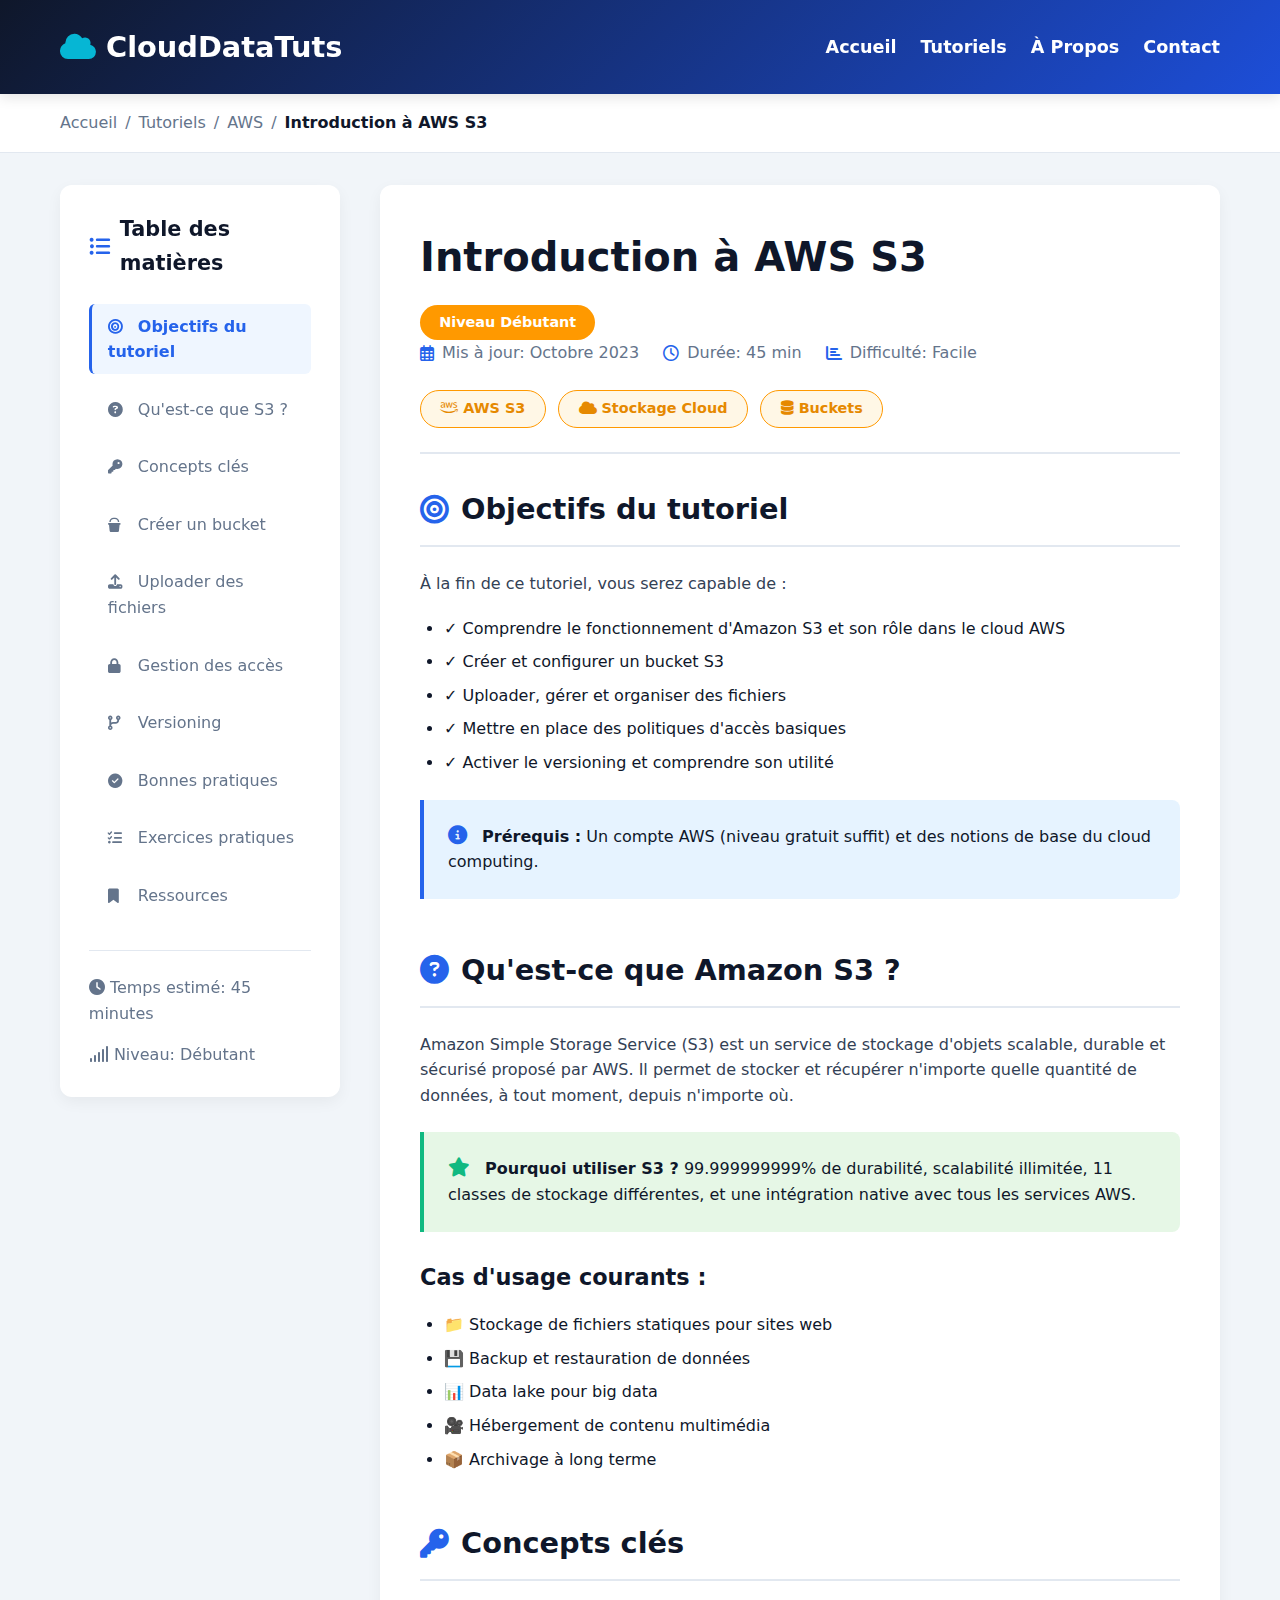
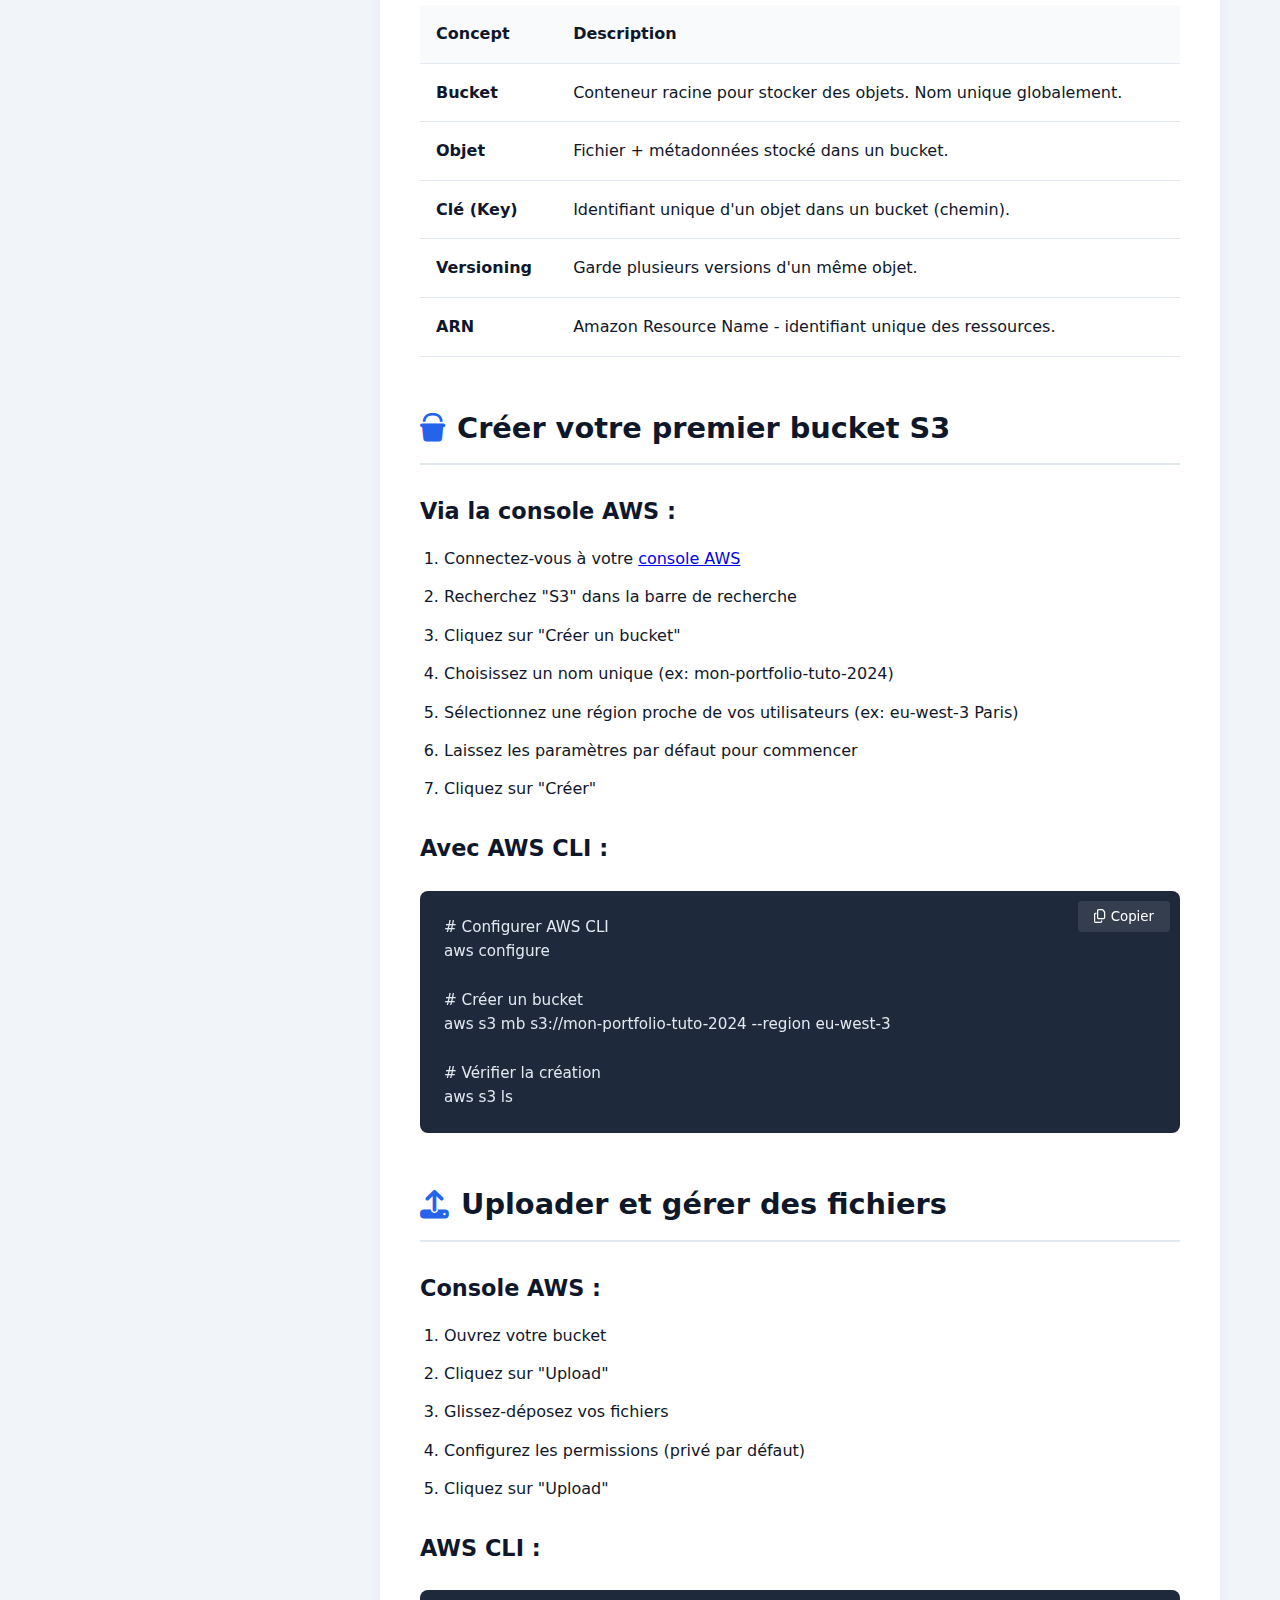
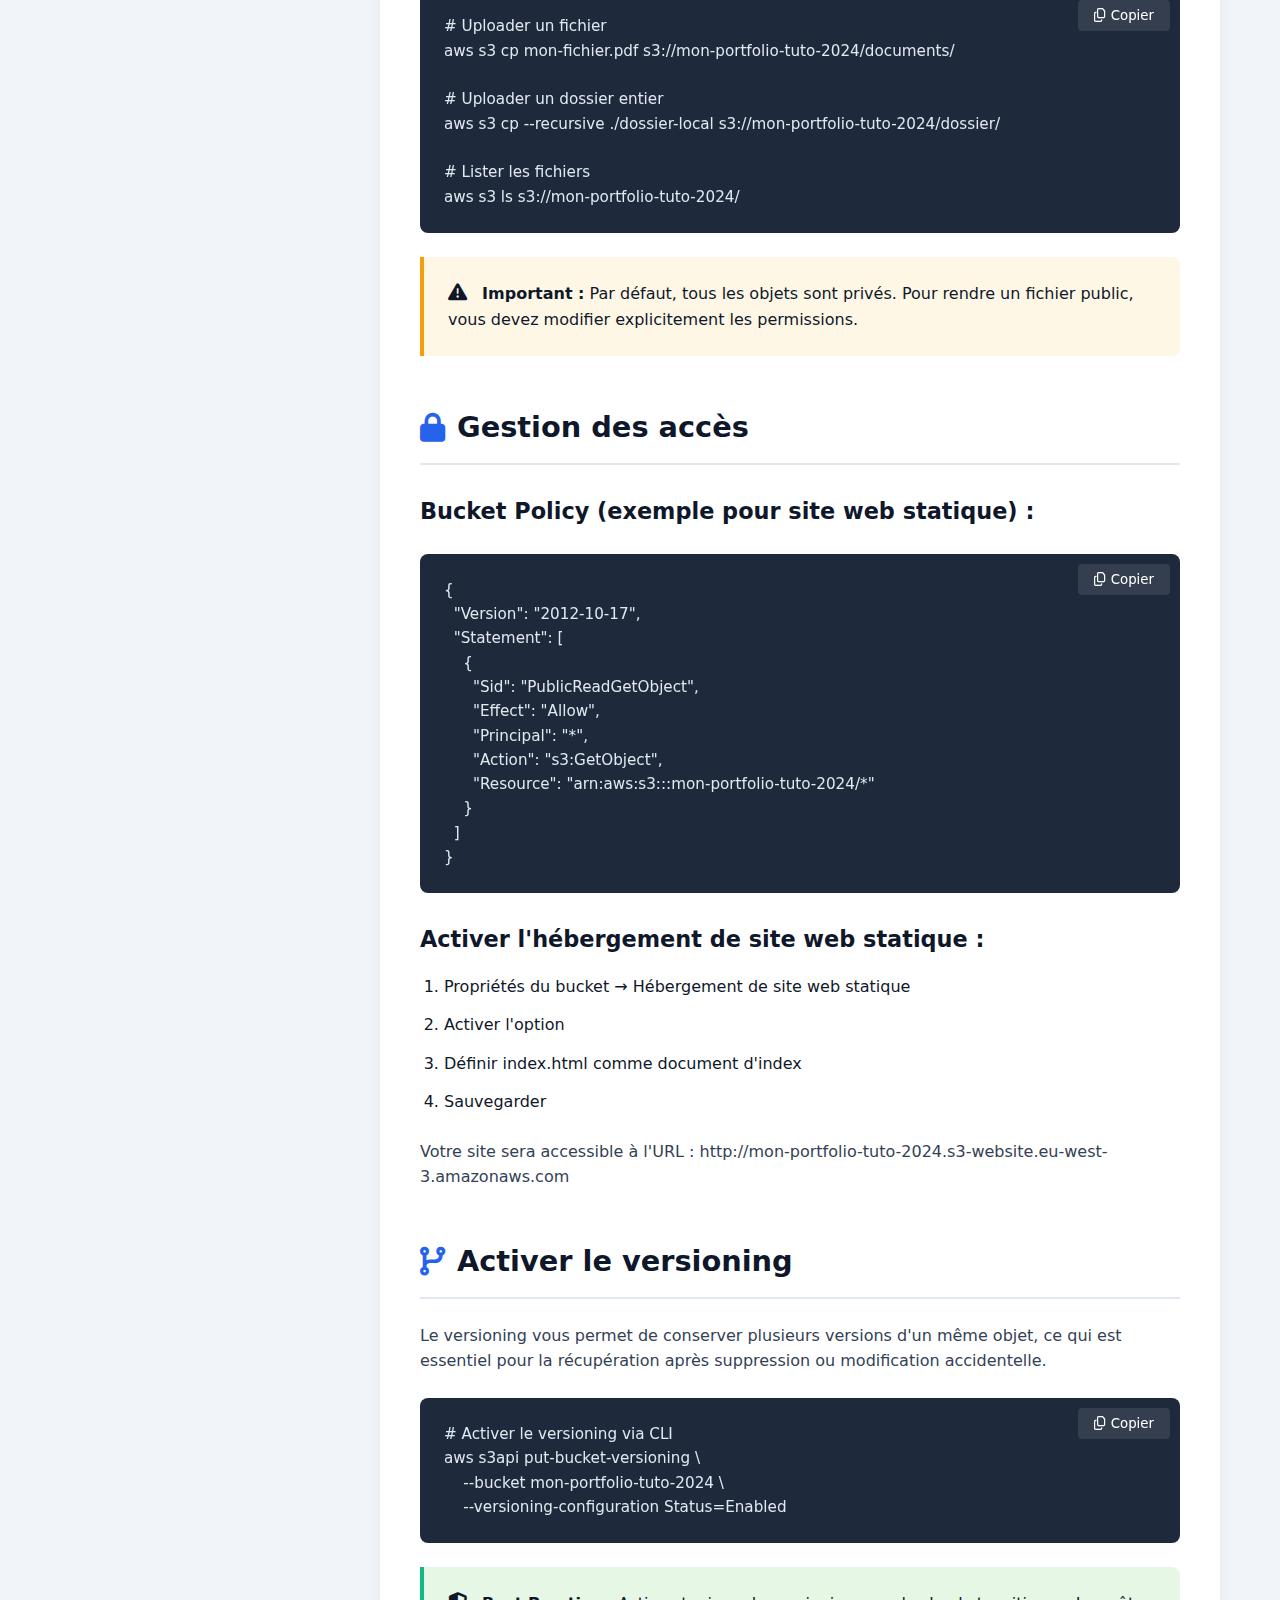
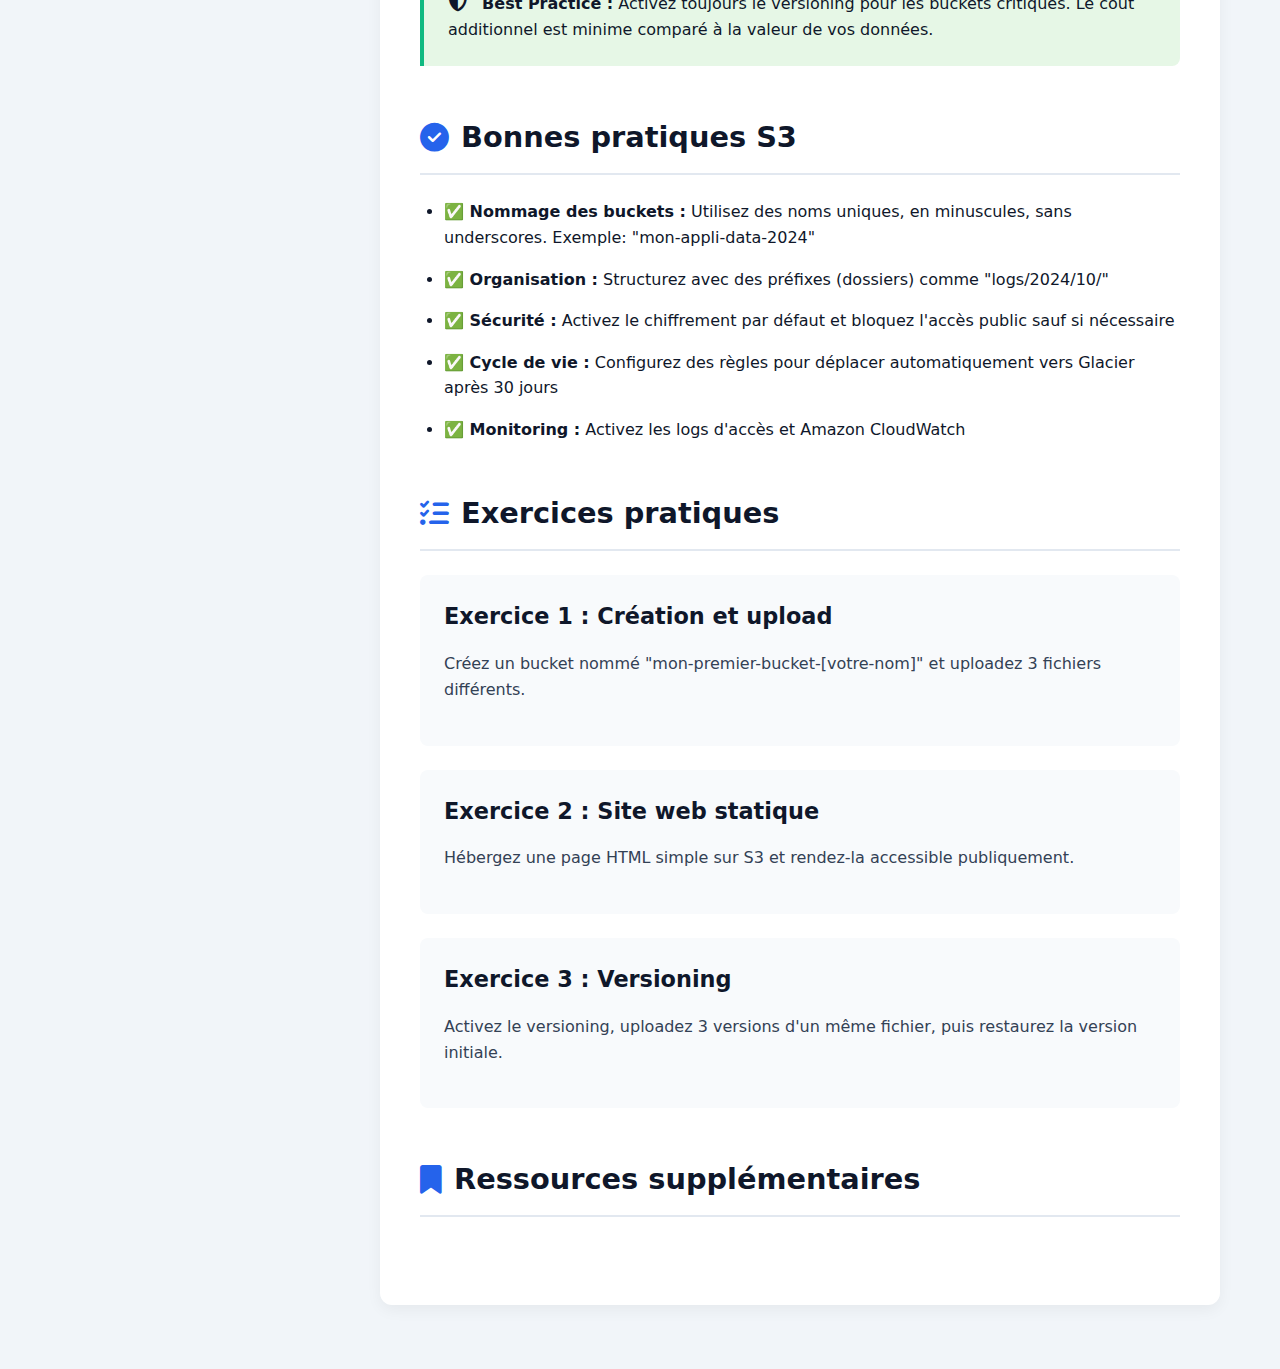
<file: aws.html>
<!DOCTYPE html>
<html lang="fr">
<head>
    <meta charset="UTF-8">
    <meta name="viewport" content="width=device-width, initial-scale=1.0">
    <title>Tutoriel AWS S3 - Introduction | CloudDataTuts</title>
    <link rel="stylesheet" href="https://cdnjs.cloudflare.com/ajax/libs/font-awesome/6.4.0/css/all.min.css">
    <style>
        /* Styles globaux (réutilisés du site principal) */
        :root {
            --primary: #2563eb;
            --primary-dark: #1d4ed8;
            --secondary: #0f172a;
            --accent: #06b6d4;
            --light: #f8fafc;
            --gray: #64748b;
            --gray-light: #e2e8f0;
            --success: #10b981;
            --warning: #f59e0b;
            --danger: #ef4444;
            --aws-orange: #ff9900;
            --aws-orange-dark: #e68900;
        }
        
        * {
            margin: 0;
            padding: 0;
            box-sizing: border-box;
            font-family: 'Segoe UI', system-ui, -apple-system, sans-serif;
        }
        
        body {
            background-color: #f1f5f9;
            color: var(--secondary);
            line-height: 1.6;
        }
        
        .container {
            width: 100%;
            max-width: 1200px;
            margin: 0 auto;
            padding: 0 20px;
        }
        
        /* Header */
        header {
            background: linear-gradient(135deg, var(--secondary) 0%, var(--primary-dark) 100%);
            color: white;
            padding: 1.5rem 0;
            position: sticky;
            top: 0;
            z-index: 100;
            box-shadow: 0 4px 12px rgba(0, 0, 0, 0.1);
        }
        
        .header-container {
            display: flex;
            justify-content: space-between;
            align-items: center;
        }
        
        .logo {
            display: flex;
            align-items: center;
            gap: 10px;
            font-size: 1.8rem;
            font-weight: 700;
        }
        
        .logo i {
            color: var(--accent);
        }
        
        .logo a {
            color: white;
            text-decoration: none;
        }
        
        nav ul {
            display: flex;
            list-style: none;
            gap: 1.5rem;
        }
        
        nav a {
            color: white;
            text-decoration: none;
            font-weight: 600;
            font-size: 1.1rem;
            transition: color 0.3s;
            padding: 0.5rem 0;
            position: relative;
        }
        
        nav a:hover {
            color: var(--accent);
        }
        
        nav a::after {
            content: '';
            position: absolute;
            width: 0;
            height: 2px;
            background: var(--accent);
            left: 0;
            bottom: 0;
            transition: width 0.3s;
        }
        
        nav a:hover::after {
            width: 100%;
        }
        
        .mobile-menu-btn {
            display: none;
            background: none;
            border: none;
            color: white;
            font-size: 1.5rem;
            cursor: pointer;
        }
        
        /* Breadcrumb */
        .breadcrumb {
            background: white;
            padding: 1rem 0;
            border-bottom: 1px solid var(--gray-light);
            margin-bottom: 2rem;
        }
        
        .breadcrumb ul {
            display: flex;
            list-style: none;
            gap: 0.5rem;
        }
        
        .breadcrumb a {
            color: var(--gray);
            text-decoration: none;
            transition: color 0.3s;
        }
        
        .breadcrumb a:hover {
            color: var(--primary);
        }
        
        .breadcrumb li:not(:last-child)::after {
            content: '/';
            margin-left: 0.5rem;
            color: var(--gray);
        }
        
        .breadcrumb .current {
            color: var(--secondary);
            font-weight: 600;
        }
        
        /* Layout Tutoriel */
        .tutorial-wrapper {
            display: grid;
            grid-template-columns: 280px 1fr;
            gap: 2.5rem;
            margin-bottom: 4rem;
        }
        
        /* Sidebar - Table des matières */
        .toc-sidebar {
            position: sticky;
            top: 100px;
            height: fit-content;
            background: white;
            border-radius: 12px;
            padding: 1.8rem;
            box-shadow: 0 5px 15px rgba(0, 0, 0, 0.05);
        }
        
        .toc-title {
            font-size: 1.3rem;
            margin-bottom: 1.5rem;
            display: flex;
            align-items: center;
            gap: 10px;
            color: var(--secondary);
        }
        
        .toc-title i {
            color: var(--primary);
        }
        
        .toc-list {
            list-style: none;
        }
        
        .toc-list li {
            margin-bottom: 0.8rem;
        }
        
        .toc-list a {
            color: var(--gray);
            text-decoration: none;
            display: block;
            padding: 0.6rem 1rem;
            border-radius: 6px;
            transition: all 0.3s;
            font-weight: 500;
            border-left: 3px solid transparent;
        }
        
        .toc-list a:hover {
            color: var(--primary);
            background: #eff6ff;
            border-left-color: var(--primary);
        }
        
        .toc-list a.active {
            color: var(--primary);
            background: #eff6ff;
            border-left-color: var(--primary);
            font-weight: 600;
        }
        
        .toc-list i {
            width: 20px;
            margin-right: 10px;
            font-size: 0.9rem;
        }
        
        /* Contenu principal */
        .tutorial-content {
            background: white;
            border-radius: 12px;
            padding: 2.5rem;
            box-shadow: 0 5px 15px rgba(0, 0, 0, 0.05);
        }
        
        /* En-tête du tutoriel */
        .tutorial-header {
            margin-bottom: 2rem;
            padding-bottom: 1.5rem;
            border-bottom: 2px solid var(--gray-light);
        }
        
        .tutorial-header h1 {
            font-size: 2.5rem;
            color: var(--secondary);
            margin-bottom: 1rem;
        }
        
        .tutorial-meta {
            display: flex;
            flex-wrap: wrap;
            gap: 1.5rem;
            margin-bottom: 1.5rem;
        }
        
        .meta-item {
            display: flex;
            align-items: center;
            gap: 8px;
            color: var(--gray);
            font-weight: 500;
        }
        
        .meta-item i {
            color: var(--primary);
        }
        
        .level-badge {
            background: var(--aws-orange);
            color: white;
            padding: 0.4rem 1.2rem;
            border-radius: 30px;
            font-weight: 600;
            font-size: 0.9rem;
            display: inline-block;
        }
        
        .tech-stack {
            display: flex;
            flex-wrap: wrap;
            gap: 0.8rem;
            margin-top: 1rem;
        }
        
        .tech-tag {
            background: #fff7e6;
            color: var(--aws-orange-dark);
            padding: 0.4rem 1.2rem;
            border-radius: 30px;
            font-weight: 600;
            font-size: 0.9rem;
            border: 1px solid var(--aws-orange);
        }
        
        /* Sections du tutoriel */
        .tutorial-section {
            margin-bottom: 3rem;
        }
        
        .tutorial-section h2 {
            font-size: 1.8rem;
            color: var(--secondary);
            margin-bottom: 1.5rem;
            display: flex;
            align-items: center;
            gap: 12px;
            padding-bottom: 0.8rem;
            border-bottom: 2px solid var(--gray-light);
        }
        
        .tutorial-section h2 i {
            color: var(--primary);
        }
        
        .tutorial-section h3 {
            font-size: 1.4rem;
            color: var(--secondary);
            margin: 1.8rem 0 1rem;
        }
        
        .tutorial-section p {
            margin-bottom: 1.2rem;
            color: #334155;
        }
        
        /* Code blocks */
        .code-block {
            background: #1e293b;
            color: #e2e8f0;
            padding: 1.5rem;
            border-radius: 8px;
            margin: 1.5rem 0;
            overflow-x: auto;
            font-family: 'Courier New', monospace;
            position: relative;
        }
        
        .code-block pre {
            margin: 0;
            font-size: 0.95rem;
            line-height: 1.6;
        }
        
        .copy-btn {
            position: absolute;
            top: 10px;
            right: 10px;
            background: rgba(255, 255, 255, 0.1);
            border: none;
            color: white;
            padding: 0.5rem 1rem;
            border-radius: 4px;
            cursor: pointer;
            transition: background 0.3s;
        }
        
        .copy-btn:hover {
            background: rgba(255, 255, 255, 0.2);
        }
        
        /* Info boxes */
        .info-box {
            background: #e6f3ff;
            border-left: 4px solid var(--primary);
            padding: 1.5rem;
            margin: 1.5rem 0;
            border-radius: 0 8px 8px 0;
        }
        
        .warning-box {
            background: #fff7e6;
            border-left: 4px solid var(--warning);
        }
        
        .success-box {
            background: #e6f7e6;
            border-left: 4px solid var(--success);
        }
        
        .info-box i {
            margin-right: 10px;
            font-size: 1.2rem;
        }
        
        /* Tables */
        .tutorial-table {
            width: 100%;
            border-collapse: collapse;
            margin: 1.5rem 0;
        }
        
        .tutorial-table th,
        .tutorial-table td {
            padding: 1rem;
            text-align: left;
            border-bottom: 1px solid var(--gray-light);
        }
        
        .tutorial-table th {
            background: #f8fafc;
            font-weight: 600;
            color: var(--secondary);
        }
        
        .tutorial-table tr:hover {
            background: #f8fafc;
        }
        
        /* Boutons d'action */
        .action-buttons {
            display: flex;
            gap: 1rem;
            margin: 2rem 0 1rem;
        }
        
        .btn {
            display: inline-block;
            background-color: var(--primary);
            color: white;
            padding: 0.9rem 2rem;
            border-radius: 8px;
            text-decoration: none;
            font-weight: 600;
            font-size: 1.1rem;
            transition: all 0.3s;
            border: none;
            cursor: pointer;
        }
        
        .btn:hover {
            background-color: var(--primary-dark);
            transform: translateY(-3px);
            box-shadow: 0 10px 20px rgba(37, 99, 235, 0.3);
        }
        
        .btn-aws {
            background: var(--aws-orange);
        }
        
        .btn-aws:hover {
            background: var(--aws-orange-dark);
        }
        
        .btn-outline {
            background: transparent;
            border: 2px solid var(--primary);
            color: var(--primary);
        }
        
        .btn-outline:hover {
            background: var(--primary);
            color: white;
        }
        
        /* Resources */
        .resources-list {
            background: #f8fafc;
            padding: 1.5rem;
            border-radius: 8px;
            margin: 1.5rem 0;
        }
        
        .resources-list h4 {
            margin-bottom: 1rem;
            color: var(--secondary);
        }
        
        .resources-list ul {
            list-style: none;
        }
        
        .resources-list li {
            margin-bottom: 0.8rem;
            display: flex;
            align-items: center;
            gap: 10px;
        }
        
        .resources-list a {
            color: var(--primary);
            text-decoration: none;
        }
        
        .resources-list a:hover {
            text-decoration: underline;
        }
        
        /* Navigation entre tutoriels */
        .tutorial-navigation {
            display: flex;
            justify-content: space-between;
            margin-top: 3rem;
            padding-top: 2rem;
            border-top: 2px solid var(--gray-light);
        }
        
        .nav-prev, .nav-next {
            display: flex;
            align-items: center;
            gap: 10px;
            text-decoration: none;
            color: var(--secondary);
            font-weight: 600;
            padding: 1rem 1.5rem;
            border-radius: 8px;
            transition: all 0.3s;
        }
        
        .nav-prev:hover, .nav-next:hover {
            background: var(--gray-light);
        }
        
        .nav-prev i, .nav-next i {
            color: var(--primary);
        }
        
        /* Footer */
        footer {
            background: var(--secondary);
            color: white;
            padding: 3rem 0;
            margin-top: 4rem;
        }
        
        .footer-content {
            display: grid;
            grid-template-columns: repeat(auto-fit, minmax(250px, 1fr));
            gap: 2rem;
            margin-bottom: 2rem;
        }
        
        .footer-column h3 {
            font-size: 1.3rem;
            margin-bottom: 1.5rem;
            color: var(--accent);
        }
        
        .footer-links {
            list-style: none;
        }
        
        .footer-links li {
            margin-bottom: 0.8rem;
        }
        
        .footer-links a {
            color: var(--gray-light);
            text-decoration: none;
            transition: color 0.3s;
        }
        
        .footer-links a:hover {
            color: var(--accent);
        }
        
        .social-links {
            display: flex;
            gap: 1rem;
            margin-top: 1rem;
        }
        
        .social-links a {
            display: inline-flex;
            align-items: center;
            justify-content: center;
            width: 40px;
            height: 40px;
            background: rgba(255, 255, 255, 0.1);
            border-radius: 50%;
            color: white;
            text-decoration: none;
            transition: background 0.3s;
        }
        
        .social-links a:hover {
            background: var(--accent);
        }
        
        .copyright {
            text-align: center;
            padding-top: 2rem;
            border-top: 1px solid rgba(255, 255, 255, 0.1);
            color: var(--gray);
        }
        
        /* Responsive */
        @media (max-width: 992px) {
            .tutorial-wrapper {
                grid-template-columns: 1fr;
            }
            
            .toc-sidebar {
                position: relative;
                top: 0;
                margin-bottom: 2rem;
            }
            
            .tutorial-header h1 {
                font-size: 2rem;
            }
        }
        
        @media (max-width: 768px) {
            .header-container {
                flex-direction: column;
                gap: 1rem;
                text-align: center;
            }
            
            nav ul {
                flex-wrap: wrap;
                justify-content: center;
            }
            
            .tutorial-content {
                padding: 1.5rem;
            }
            
            .tutorial-meta {
                flex-direction: column;
                gap: 0.8rem;
            }
            
            .action-buttons {
                flex-direction: column;
            }
            
            .tutorial-navigation {
                flex-direction: column;
                gap: 1rem;
            }
        }
        
        @media (max-width: 576px) {
            .mobile-menu-btn {
                display: block;
                position: absolute;
                right: 20px;
                top: 20px;
            }
            
            nav {
                width: 100%;
                display: none;
            }
            
            nav.active {
                display: block;
            }
            
            nav ul {
                flex-direction: column;
                margin-top: 1rem;
            }
        }
    </style>
</head>
<body>
    <!-- Header -->
    <header>
        <div class="container header-container">
            <div class="logo">
                <a href="index.html">
                    <i class="fas fa-cloud"></i>
                    <span>CloudDataTuts</span>
                </a>
            </div>
            
            <button class="mobile-menu-btn" id="mobileMenuBtn">
                <i class="fas fa-bars"></i>
            </button>
            
            <nav id="mainNav">
                <ul>
                    <li><a href="index.html">Accueil</a></li>
                    <li><a href="index.html#tutorials">Tutoriels</a></li>
                    <li><a href="index.html#about">À Propos</a></li>
                    <li><a href="index.html#contact">Contact</a></li>
                </ul>
            </nav>
        </div>
    </header>

    <!-- Breadcrumb -->
    <div class="breadcrumb">
        <div class="container">
            <ul>
                <li><a href="index.html">Accueil</a></li>
                <li><a href="index.html#tutorials">Tutoriels</a></li>
                <li><a href="#">AWS</a></li>
                <li class="current">Introduction à AWS S3</li>
            </ul>
        </div>
    </div>

    <!-- Main Content -->
    <div class="container">
        <div class="tutorial-wrapper">
            <!-- Table des matières -->
            <aside class="toc-sidebar">
                <h3 class="toc-title">
                    <i class="fas fa-list-ul"></i>
                    Table des matières
                </h3>
                <ul class="toc-list">
                    <li><a href="#objectifs" class="active"><i class="fas fa-bullseye"></i>Objectifs du tutoriel</a></li>
                    <li><a href="#qu-est-ce-que-s3"><i class="fas fa-question-circle"></i>Qu'est-ce que S3 ?</a></li>
                    <li><a href="#concepts-cles"><i class="fas fa-key"></i>Concepts clés</a></li>
                    <li><a href="#creation-bucket"><i class="fas fa-bucket"></i>Créer un bucket</a></li>
                    <li><a href="#upload-fichiers"><i class="fas fa-upload"></i>Uploader des fichiers</a></li>
                    <li><a href="#gestion-acces"><i class="fas fa-lock"></i>Gestion des accès</a></li>
                    <li><a href="#versioning"><i class="fas fa-code-branch"></i>Versioning</a></li>
                    <li><a href="#bonnes-pratiques"><i class="fas fa-check-circle"></i>Bonnes pratiques</a></li>
                    <li><a href="#exercices"><i class="fas fa-tasks"></i>Exercices pratiques</a></li>
                    <li><a href="#ressources"><i class="fas fa-bookmark"></i>Ressources</a></li>
                </ul>
                
                <div style="margin-top: 2rem; padding-top: 1.5rem; border-top: 1px solid var(--gray-light);">
                    <p style="color: var(--gray); margin-bottom: 1rem;">
                        <i class="fas fa-clock"></i> Temps estimé: 45 minutes
                    </p>
                    <p style="color: var(--gray);">
                        <i class="fas fa-signal"></i> Niveau: Débutant
                    </p>
                </div>
            </aside>

            <!-- Contenu principal -->
            <main class="tutorial-content">
                <!-- En-tête -->
                <div class="tutorial-header">
                    <h1>Introduction à AWS S3</h1>
                    <span class="level-badge">Niveau Débutant</span>
                    
                    <div class="tutorial-meta">
                        <span class="meta-item">
                            <i class="far fa-calendar-alt"></i> Mis à jour: Octobre 2023
                        </span>
                        <span class="meta-item">
                            <i class="far fa-clock"></i> Durée: 45 min
                        </span>
                        <span class="meta-item">
                            <i class="fas fa-chart-bar"></i> Difficulté: Facile
                        </span>
                    </div>
                    
                    <div class="tech-stack">
                        <span class="tech-tag"><i class="fab fa-aws"></i> AWS S3</span>
                        <span class="tech-tag"><i class="fas fa-cloud"></i> Stockage Cloud</span>
                        <span class="tech-tag"><i class="fas fa-database"></i> Buckets</span>
                    </div>
                </div>

                <!-- Section: Objectifs -->
                <section id="objectifs" class="tutorial-section">
                    <h2><i class="fas fa-bullseye"></i> Objectifs du tutoriel</h2>
                    <p>À la fin de ce tutoriel, vous serez capable de :</p>
                    <ul style="margin-left: 1.5rem; margin-bottom: 1.5rem;">
                        <li style="margin-bottom: 0.5rem;">✓ Comprendre le fonctionnement d'Amazon S3 et son rôle dans le cloud AWS</li>
                        <li style="margin-bottom: 0.5rem;">✓ Créer et configurer un bucket S3</li>
                        <li style="margin-bottom: 0.5rem;">✓ Uploader, gérer et organiser des fichiers</li>
                        <li style="margin-bottom: 0.5rem;">✓ Mettre en place des politiques d'accès basiques</li>
                        <li style="margin-bottom: 0.5rem;">✓ Activer le versioning et comprendre son utilité</li>
                    </ul>
                    
                    <div class="info-box">
                        <i class="fas fa-info-circle" style="color: var(--primary);"></i>
                        <strong>Prérequis :</strong> Un compte AWS (niveau gratuit suffit) et des notions de base du cloud computing.
                    </div>
                </section>

                <!-- Section: Qu'est-ce que S3 -->
                <section id="qu-est-ce-que-s3" class="tutorial-section">
                    <h2><i class="fas fa-question-circle"></i> Qu'est-ce que Amazon S3 ?</h2>
                    <p>Amazon Simple Storage Service (S3) est un service de stockage d'objets scalable, durable et sécurisé proposé par AWS. Il permet de stocker et récupérer n'importe quelle quantité de données, à tout moment, depuis n'importe où.</p>
                    
                    <div class="info-box success-box">
                        <i class="fas fa-star" style="color: var(--success);"></i>
                        <strong>Pourquoi utiliser S3 ?</strong> 99.999999999% de durabilité, scalabilité illimitée, 11 classes de stockage différentes, et une intégration native avec tous les services AWS.
                    </div>
                    
                    <h3>Cas d'usage courants :</h3>
                    <ul style="margin-left: 1.5rem; margin-bottom: 1.5rem;">
                        <li style="margin-bottom: 0.5rem;">📁 Stockage de fichiers statiques pour sites web</li>
                        <li style="margin-bottom: 0.5rem;">💾 Backup et restauration de données</li>
                        <li style="margin-bottom: 0.5rem;">📊 Data lake pour big data</li>
                        <li style="margin-bottom: 0.5rem;">🎥 Hébergement de contenu multimédia</li>
                        <li style="margin-bottom: 0.5rem;">📦 Archivage à long terme</li>
                    </ul>
                </section>

                <!-- Section: Concepts clés -->
                <section id="concepts-cles" class="tutorial-section">
                    <h2><i class="fas fa-key"></i> Concepts clés</h2>
                    
                    <table class="tutorial-table">
                        <thead>
                            <tr>
                                <th>Concept</th>
                                <th>Description</th>
                            </tr>
                        </thead>
                        <tbody>
                            <tr>
                                <td><strong>Bucket</strong></td>
                                <td>Conteneur racine pour stocker des objets. Nom unique globalement.</td>
                            </tr>
                            <tr>
                                <td><strong>Objet</strong></td>
                                <td>Fichier + métadonnées stocké dans un bucket.</td>
                            </tr>
                            <tr>
                                <td><strong>Clé (Key)</strong></td>
                                <td>Identifiant unique d'un objet dans un bucket (chemin).</td>
                            </tr>
                            <tr>
                                <td><strong>Versioning</strong></td>
                                <td>Garde plusieurs versions d'un même objet.</td>
                            </tr>
                            <tr>
                                <td><strong>ARN</strong></td>
                                <td>Amazon Resource Name - identifiant unique des ressources.</td>
                            </tr>
                        </tbody>
                    </table>
                </section>

                <!-- Section: Création bucket -->
                <section id="creation-bucket" class="tutorial-section">
                    <h2><i class="fas fa-bucket"></i> Créer votre premier bucket S3</h2>
                    
                    <h3>Via la console AWS :</h3>
                    <ol style="margin-left: 1.5rem; margin-bottom: 1.5rem;">
                        <li style="margin-bottom: 0.8rem;">Connectez-vous à votre <a href="https://console.aws.amazon.com" target="_blank">console AWS</a></li>
                        <li style="margin-bottom: 0.8rem;">Recherchez "S3" dans la barre de recherche</li>
                        <li style="margin-bottom: 0.8rem;">Cliquez sur "Créer un bucket"</li>
                        <li style="margin-bottom: 0.8rem;">Choisissez un nom unique (ex: mon-portfolio-tuto-2024)</li>
                        <li style="margin-bottom: 0.8rem;">Sélectionnez une région proche de vos utilisateurs (ex: eu-west-3 Paris)</li>
                        <li style="margin-bottom: 0.8rem;">Laissez les paramètres par défaut pour commencer</li>
                        <li style="margin-bottom: 0.8rem;">Cliquez sur "Créer"</li>
                    </ol>
                    
                    <h3>Avec AWS CLI :</h3>
                    <div class="code-block">
                        <button class="copy-btn"><i class="far fa-copy"></i> Copier</button>
                        <pre># Configurer AWS CLI
aws configure

# Créer un bucket
aws s3 mb s3://mon-portfolio-tuto-2024 --region eu-west-3

# Vérifier la création
aws s3 ls</pre>
                    </div>
                </section>

                <!-- Section: Upload fichiers -->
                <section id="upload-fichiers" class="tutorial-section">
                    <h2><i class="fas fa-upload"></i> Uploader et gérer des fichiers</h2>
                    
                    <h3>Console AWS :</h3>
                    <ol style="margin-left: 1.5rem; margin-bottom: 1.5rem;">
                        <li style="margin-bottom: 0.8rem;">Ouvrez votre bucket</li>
                        <li style="margin-bottom: 0.8rem;">Cliquez sur "Upload"</li>
                        <li style="margin-bottom: 0.8rem;">Glissez-déposez vos fichiers</li>
                        <li style="margin-bottom: 0.8rem;">Configurez les permissions (privé par défaut)</li>
                        <li style="margin-bottom: 0.8rem;">Cliquez sur "Upload"</li>
                    </ol>
                    
                    <h3>AWS CLI :</h3>
                    <div class="code-block">
                        <button class="copy-btn"><i class="far fa-copy"></i> Copier</button>
                        <pre># Uploader un fichier
aws s3 cp mon-fichier.pdf s3://mon-portfolio-tuto-2024/documents/

# Uploader un dossier entier
aws s3 cp --recursive ./dossier-local s3://mon-portfolio-tuto-2024/dossier/

# Lister les fichiers
aws s3 ls s3://mon-portfolio-tuto-2024/</pre>
                    </div>
                    
                    <div class="info-box warning-box">
                        <i class="fas fa-exclamation-triangle"></i>
                        <strong>Important :</strong> Par défaut, tous les objets sont privés. Pour rendre un fichier public, vous devez modifier explicitement les permissions.
                    </div>
                </section>

                <!-- Section: Gestion des accès -->
                <section id="gestion-acces" class="tutorial-section">
                    <h2><i class="fas fa-lock"></i> Gestion des accès</h2>
                    
                    <h3>Bucket Policy (exemple pour site web statique) :</h3>
                    <div class="code-block">
                        <button class="copy-btn"><i class="far fa-copy"></i> Copier</button>
                        <pre>{
  "Version": "2012-10-17",
  "Statement": [
    {
      "Sid": "PublicReadGetObject",
      "Effect": "Allow",
      "Principal": "*",
      "Action": "s3:GetObject",
      "Resource": "arn:aws:s3:::mon-portfolio-tuto-2024/*"
    }
  ]
}</pre>
                    </div>
                    
                    <h3>Activer l'hébergement de site web statique :</h3>
                    <ol style="margin-left: 1.5rem; margin-bottom: 1.5rem;">
                        <li style="margin-bottom: 0.8rem;">Propriétés du bucket → Hébergement de site web statique</li>
                        <li style="margin-bottom: 0.8rem;">Activer l'option</li>
                        <li style="margin-bottom: 0.8rem;">Définir index.html comme document d'index</li>
                        <li style="margin-bottom: 0.8rem;">Sauvegarder</li>
                    </ol>
                    
                    <p>Votre site sera accessible à l'URL : <code>http://mon-portfolio-tuto-2024.s3-website.eu-west-3.amazonaws.com</code></p>
                </section>

                <!-- Section: Versioning -->
                <section id="versioning" class="tutorial-section">
                    <h2><i class="fas fa-code-branch"></i> Activer le versioning</h2>
                    
                    <p>Le versioning vous permet de conserver plusieurs versions d'un même objet, ce qui est essentiel pour la récupération après suppression ou modification accidentelle.</p>
                    
                    <div class="code-block">
                        <button class="copy-btn"><i class="far fa-copy"></i> Copier</button>
                        <pre># Activer le versioning via CLI
aws s3api put-bucket-versioning \
    --bucket mon-portfolio-tuto-2024 \
    --versioning-configuration Status=Enabled</pre>
                    </div>
                    
                    <div class="info-box success-box">
                        <i class="fas fa-shield-alt"></i>
                        <strong>Best Practice :</strong> Activez toujours le versioning pour les buckets critiques. Le coût additionnel est minime comparé à la valeur de vos données.
                    </div>
                </section>

                <!-- Section: Bonnes pratiques -->
                <section id="bonnes-pratiques" class="tutorial-section">
                    <h2><i class="fas fa-check-circle"></i> Bonnes pratiques S3</h2>
                    
                    <ul style="margin-left: 1.5rem;">
                        <li style="margin-bottom: 1rem;">
                            <strong>✅ Nommage des buckets :</strong> Utilisez des noms uniques, en minuscules, sans underscores. Exemple: "mon-appli-data-2024"
                        </li>
                        <li style="margin-bottom: 1rem;">
                            <strong>✅ Organisation :</strong> Structurez avec des préfixes (dossiers) comme "logs/2024/10/"
                        </li>
                        <li style="margin-bottom: 1rem;">
                            <strong>✅ Sécurité :</strong> Activez le chiffrement par défaut et bloquez l'accès public sauf si nécessaire
                        </li>
                        <li style="margin-bottom: 1rem;">
                            <strong>✅ Cycle de vie :</strong> Configurez des règles pour déplacer automatiquement vers Glacier après 30 jours
                        </li>
                        <li style="margin-bottom: 1rem;">
                            <strong>✅ Monitoring :</strong> Activez les logs d'accès et Amazon CloudWatch
                        </li>
                    </ul>
                </section>

                <!-- Section: Exercices pratiques -->
                <section id="exercices" class="tutorial-section">
                    <h2><i class="fas fa-tasks"></i> Exercices pratiques</h2>
                    
                    <div style="background: #f8fafc; padding: 1.5rem; border-radius: 8px; margin-bottom: 1.5rem;">
                        <h3 style="margin-top: 0;">Exercice 1 : Création et upload</h3>
                        <p>Créez un bucket nommé "mon-premier-bucket-[votre-nom]" et uploadez 3 fichiers différents.</p>
                    </div>
                    
                    <div style="background: #f8fafc; padding: 1.5rem; border-radius: 8px; margin-bottom: 1.5rem;">
                        <h3 style="margin-top: 0;">Exercice 2 : Site web statique</h3>
                        <p>Hébergez une page HTML simple sur S3 et rendez-la accessible publiquement.</p>
                    </div>
                    
                    <div style="background: #f8fafc; padding: 1.5rem; border-radius: 8px;">
                        <h3 style="margin-top: 0;">Exercice 3 : Versioning</h3>
                        <p>Activez le versioning, uploadez 3 versions d'un même fichier, puis restaurez la version initiale.</p>
                    </div>
                </section>

                <!-- Section: Ressources -->
                <section id="ressources" class="tutorial-section">
                    <h2><i class="fas fa-bookmark"></i> Ressources supplémentaires</h
</file>
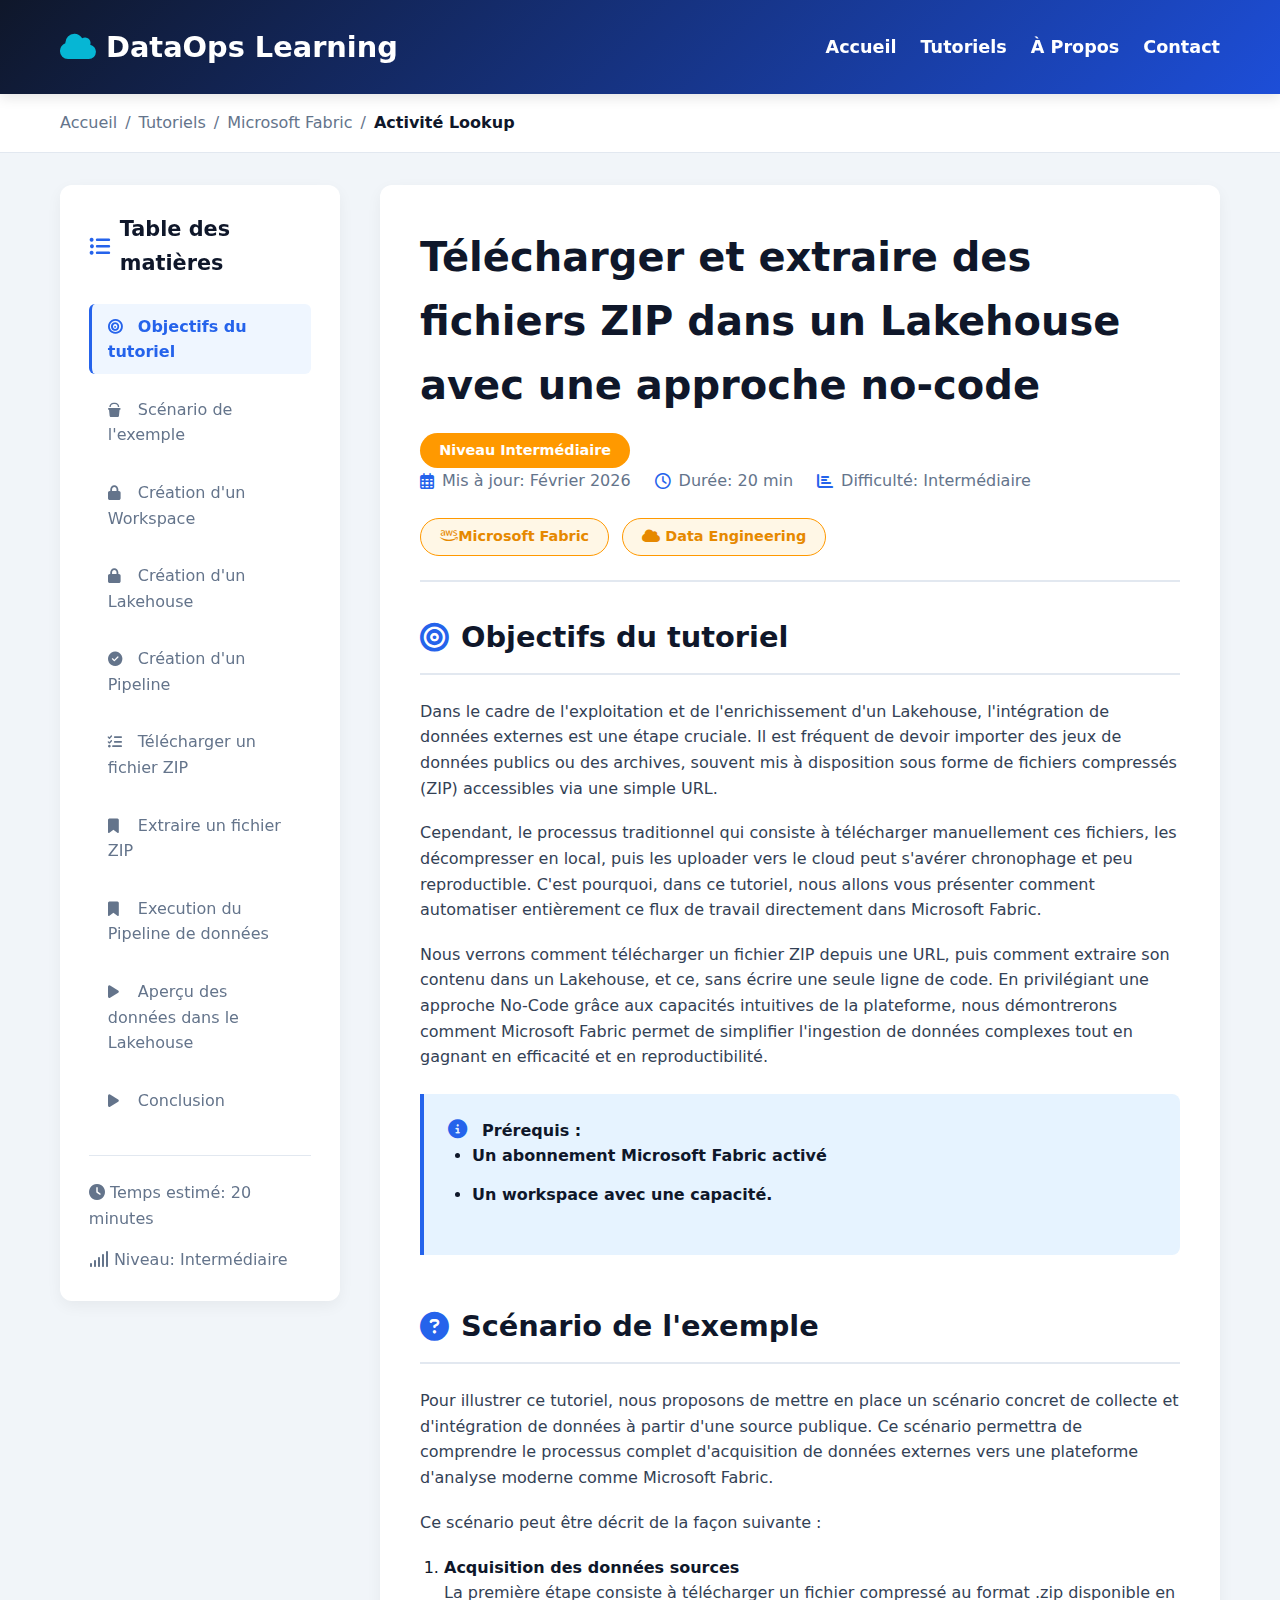
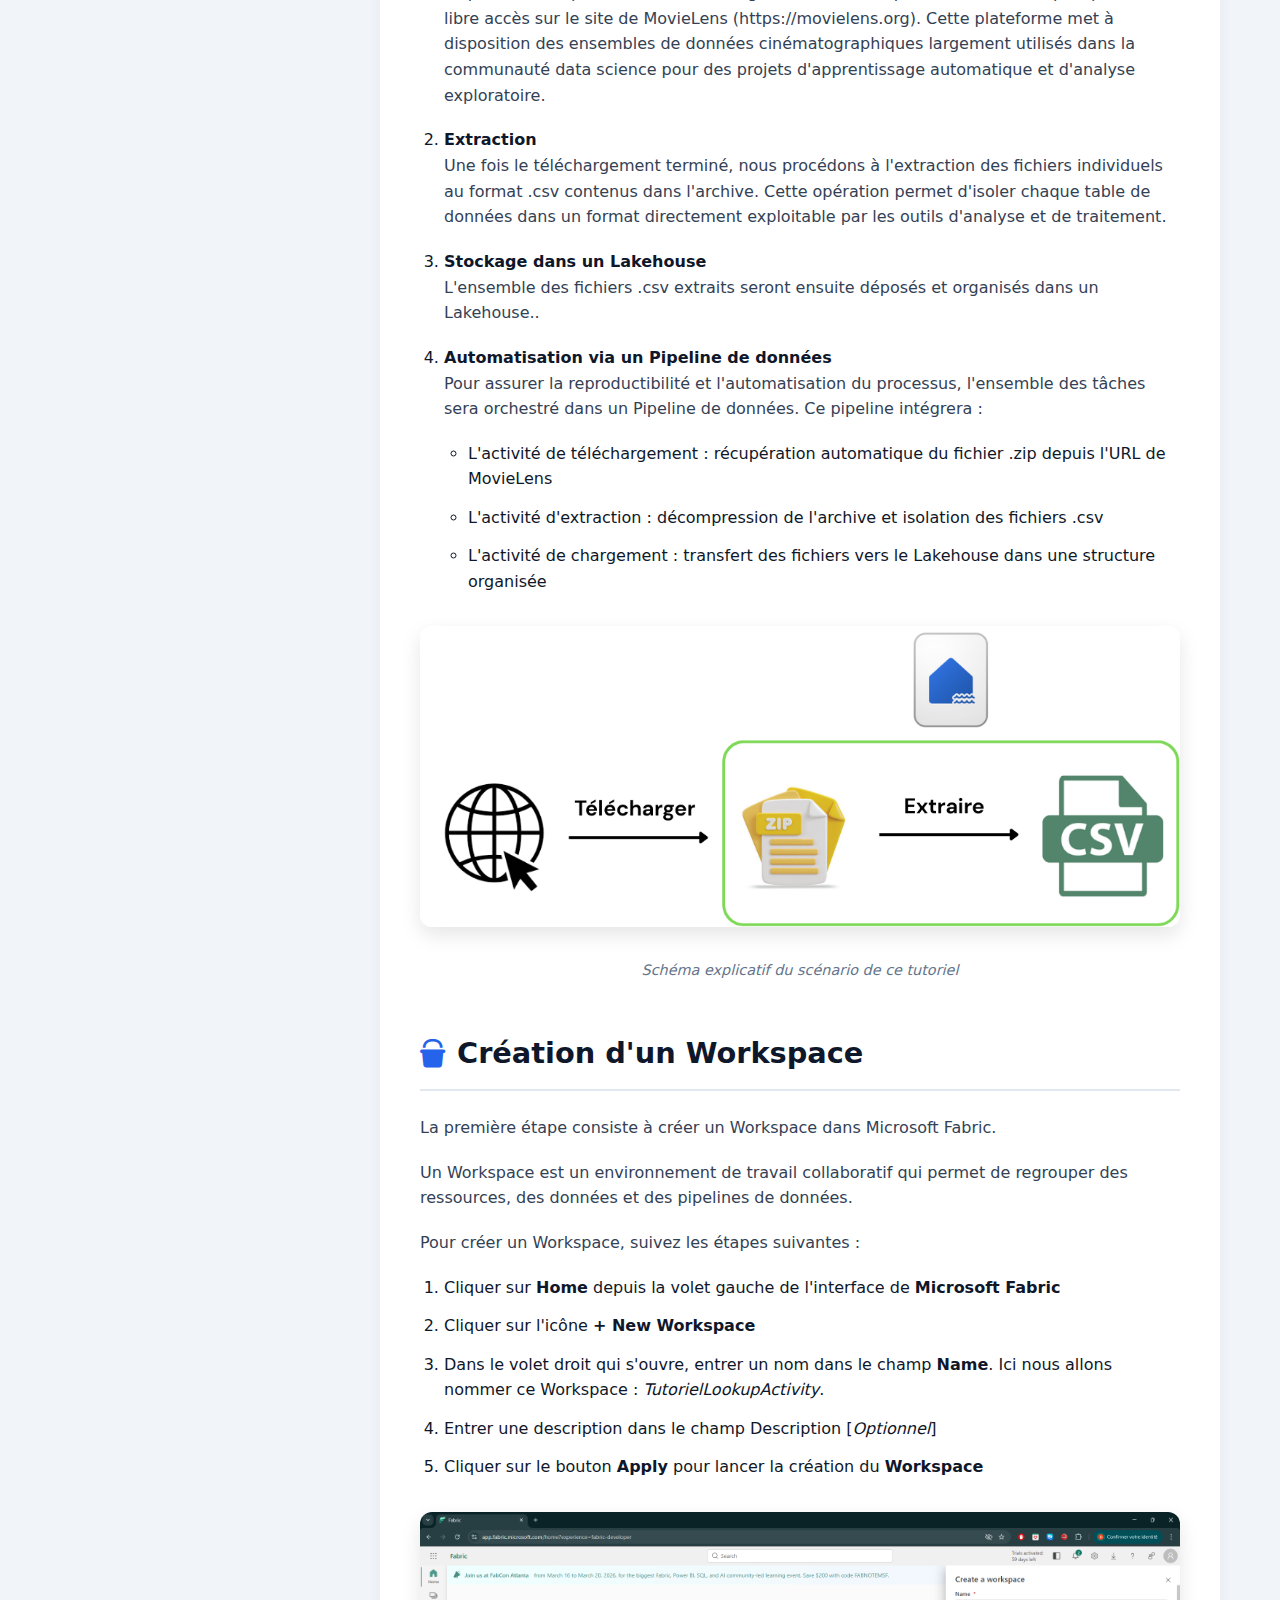
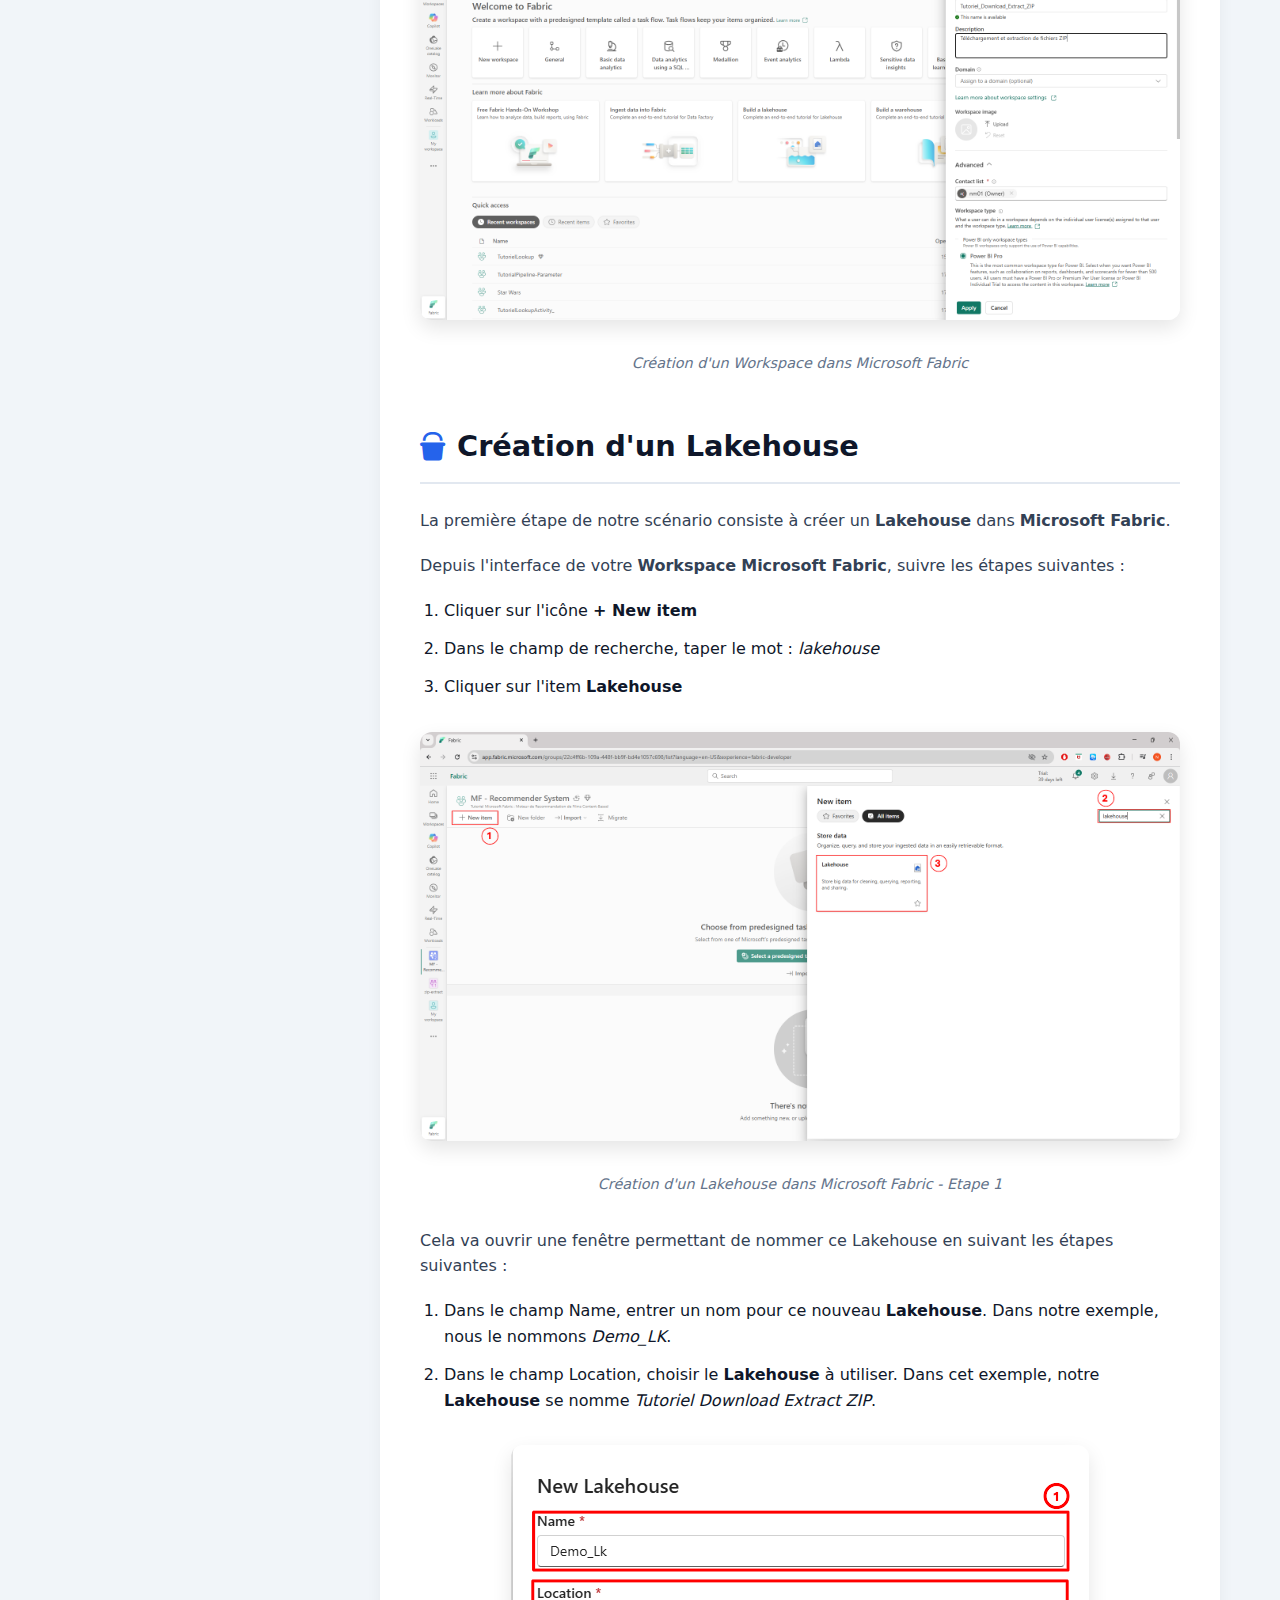
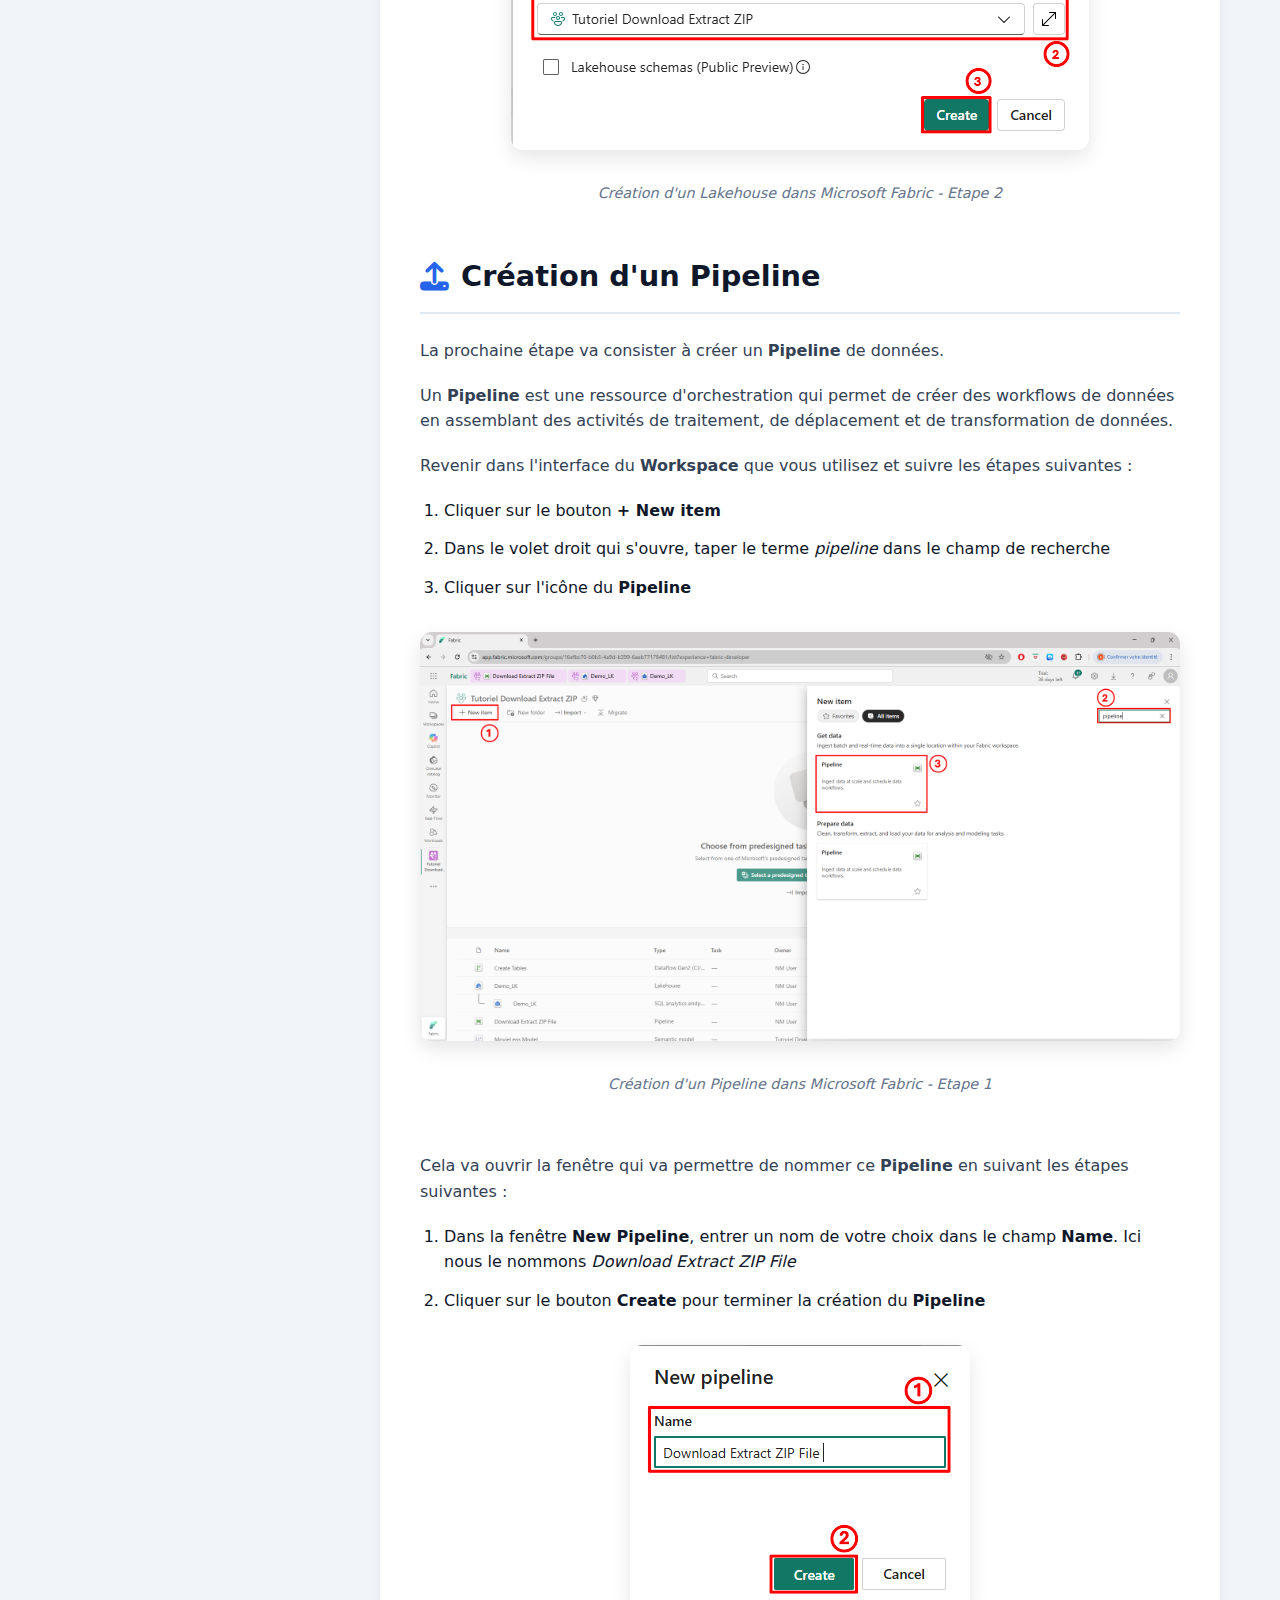
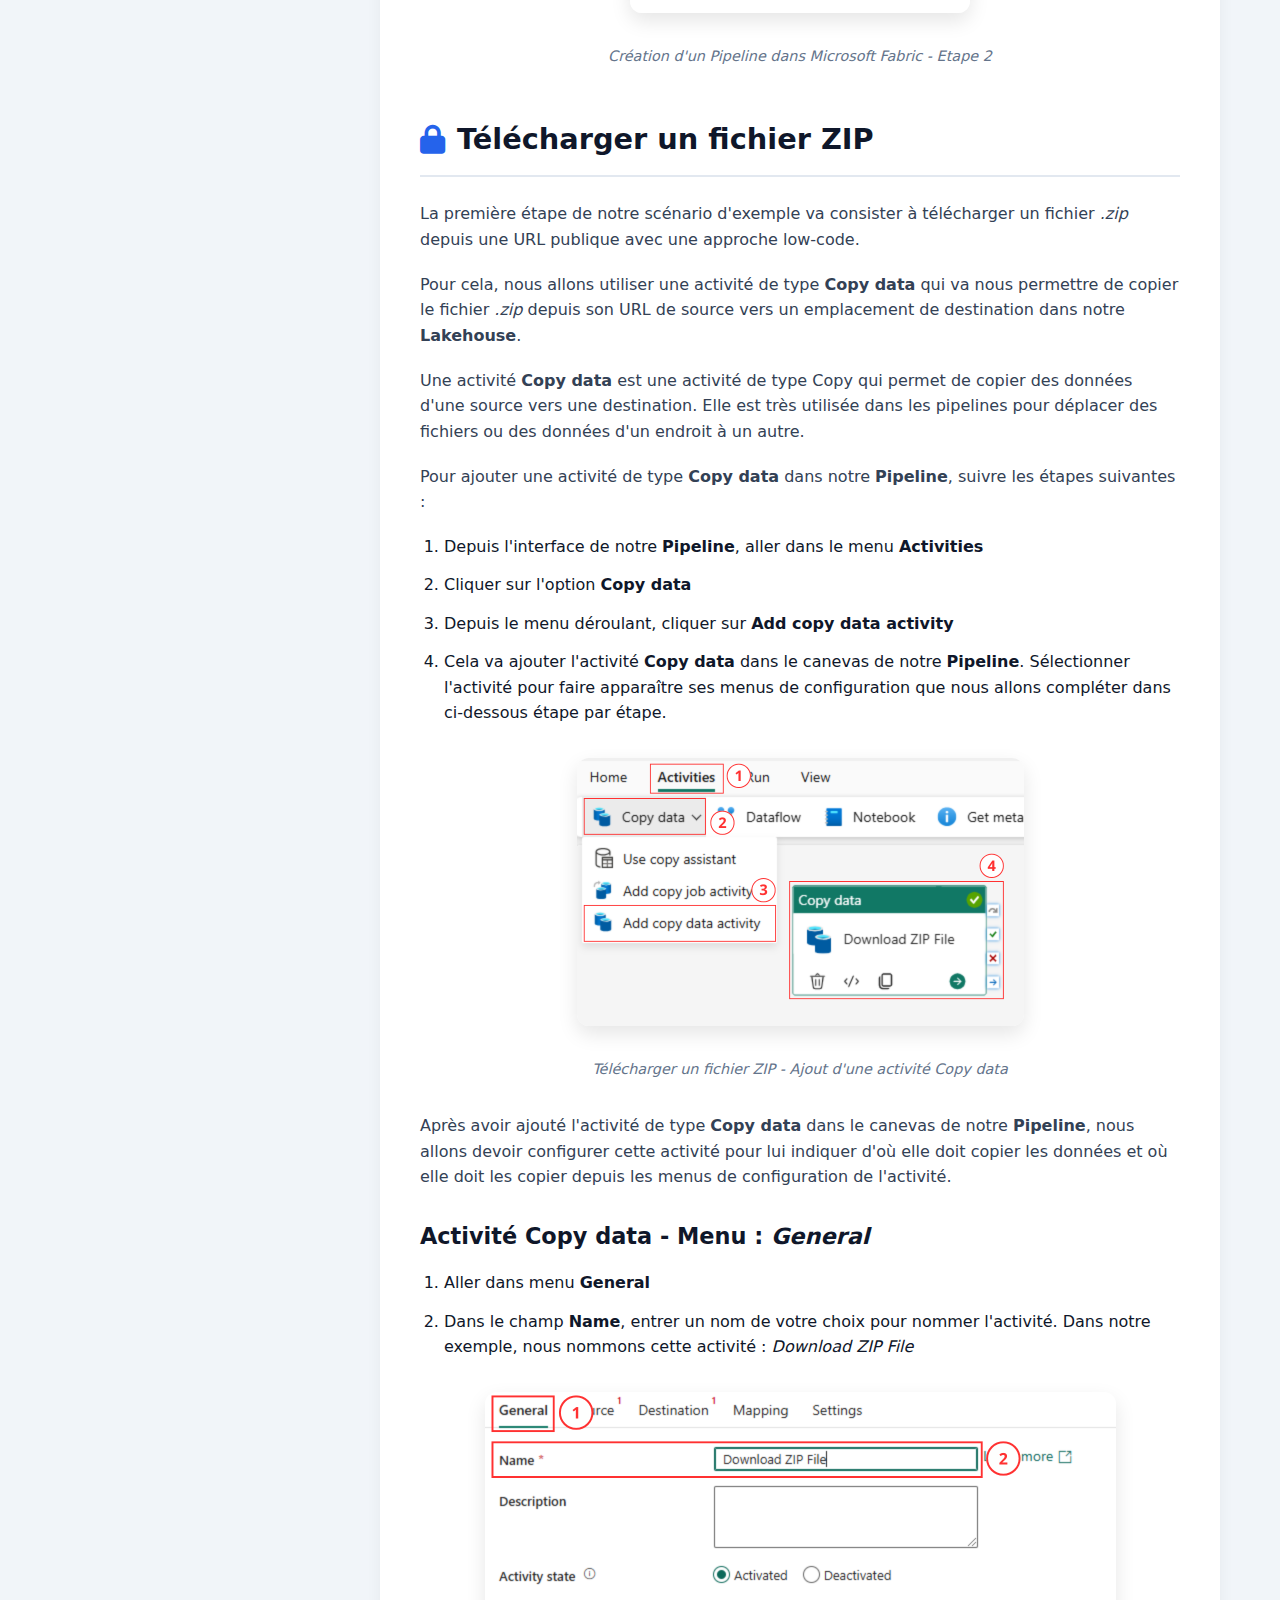
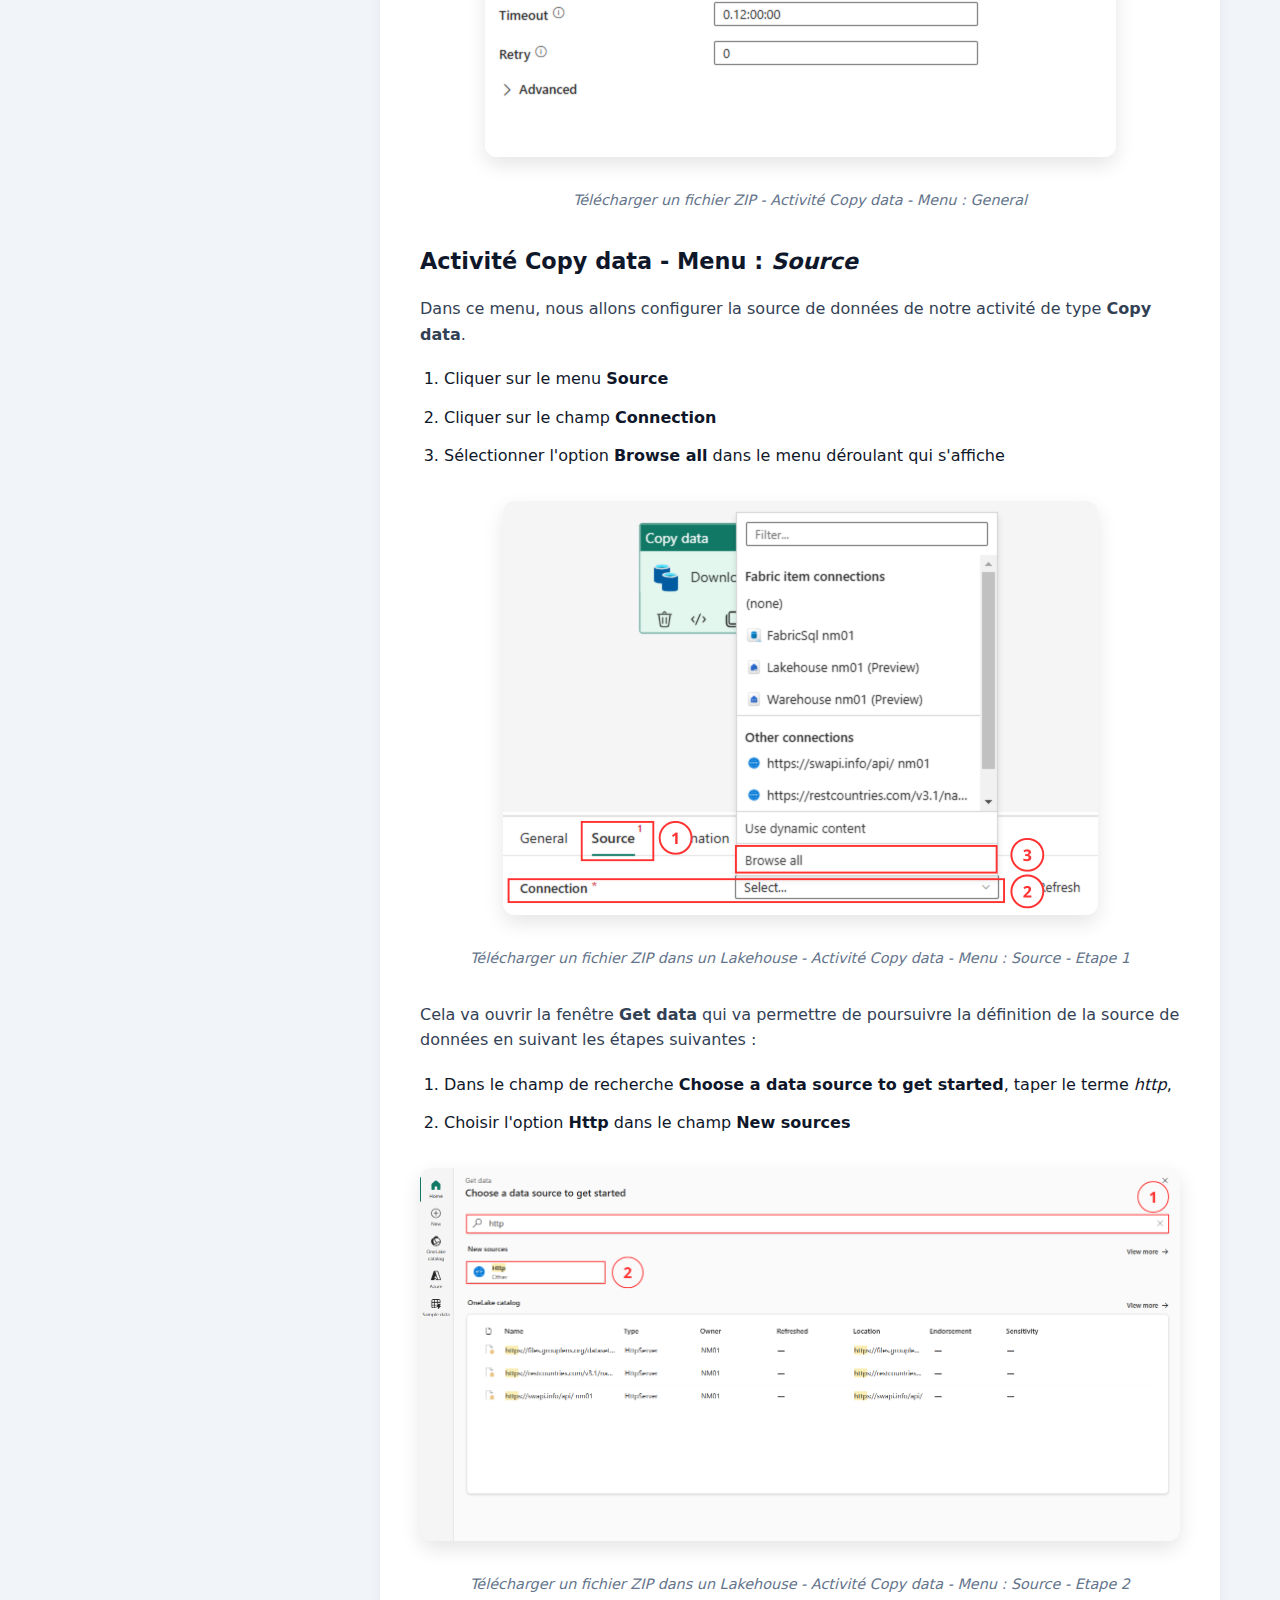
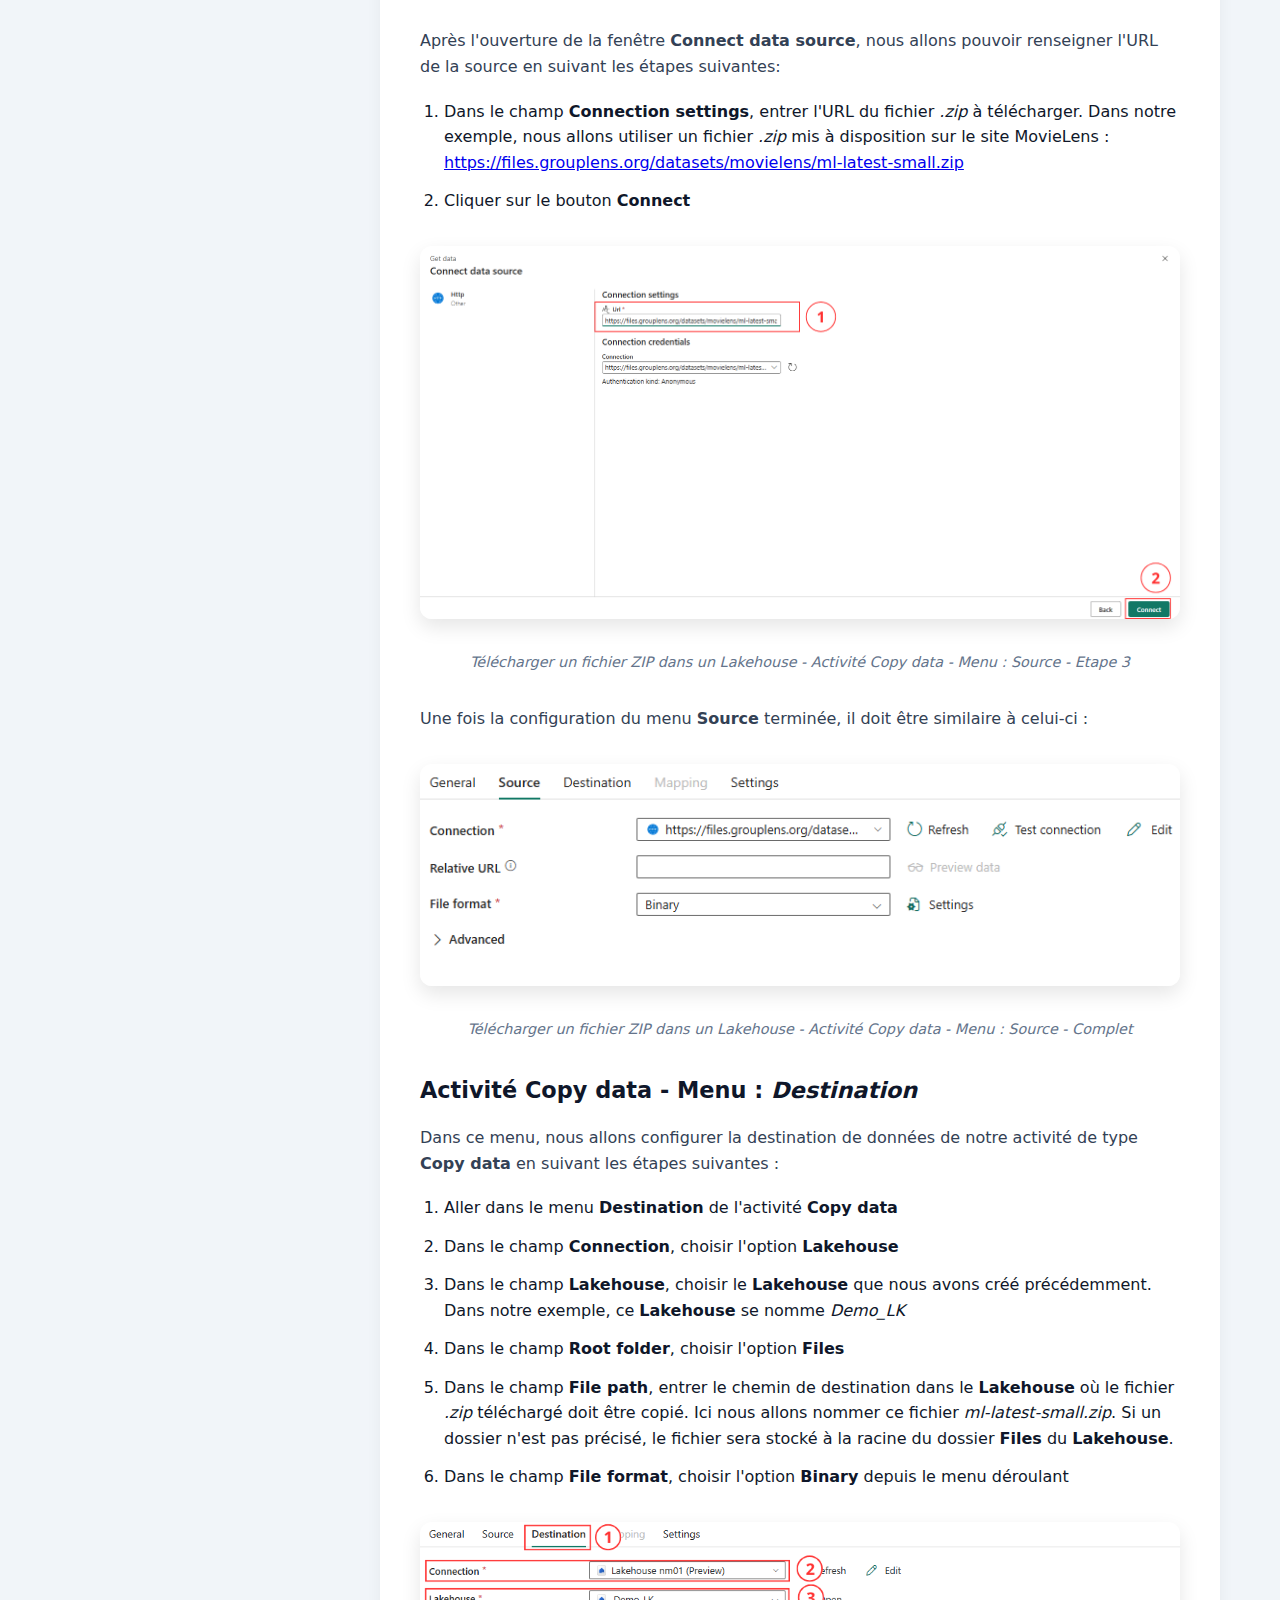
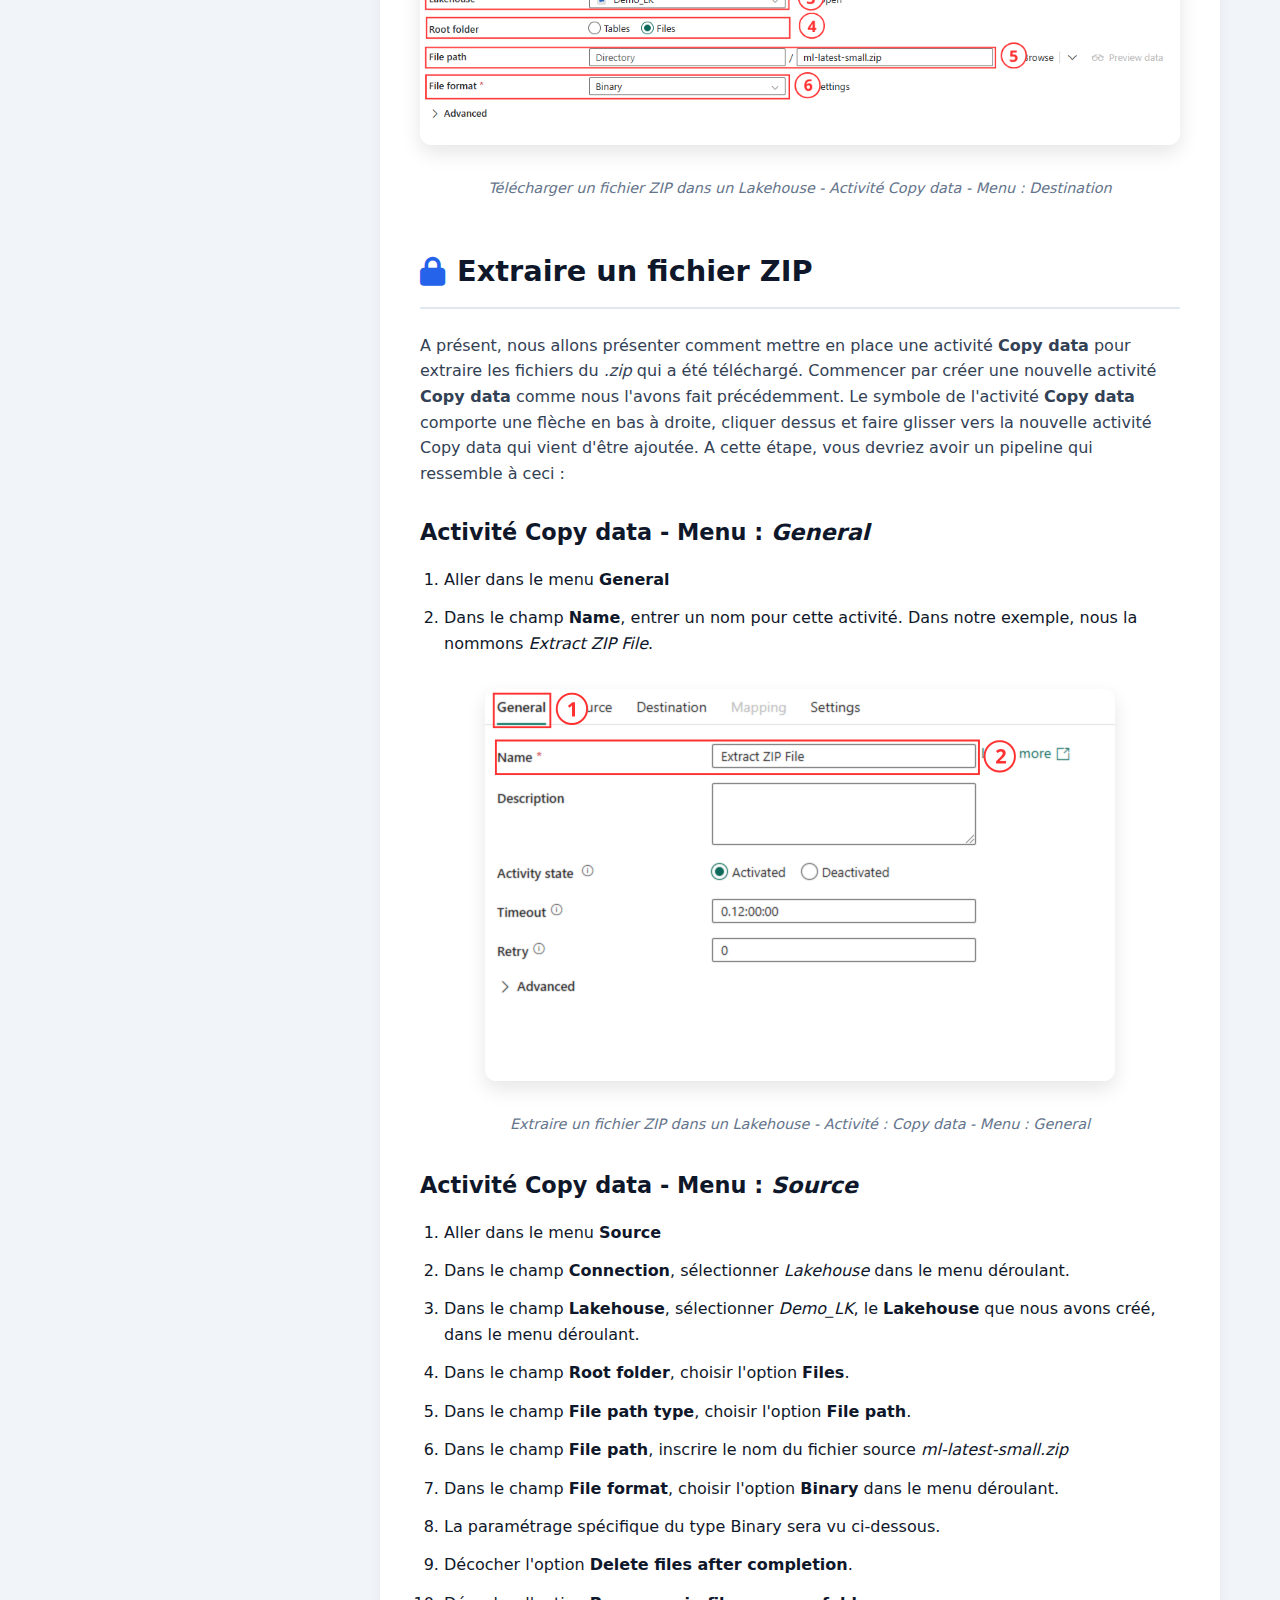
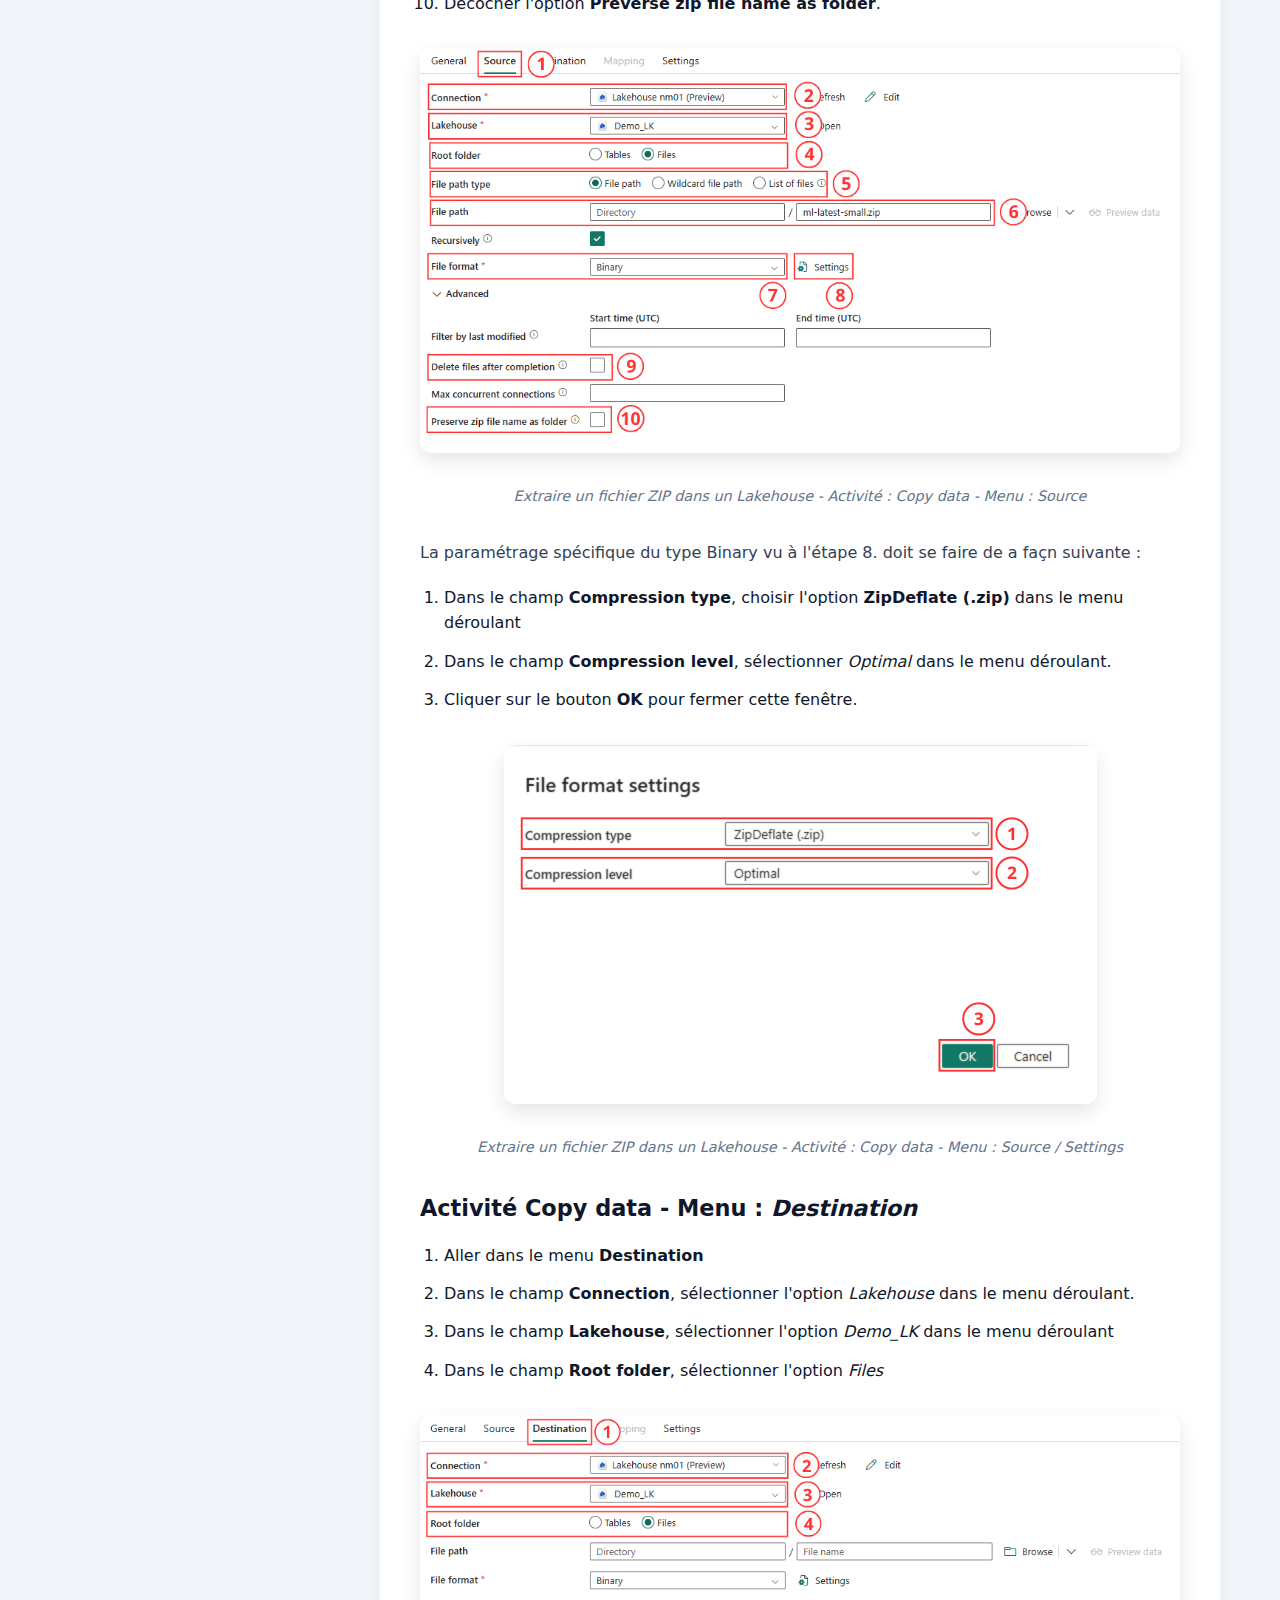
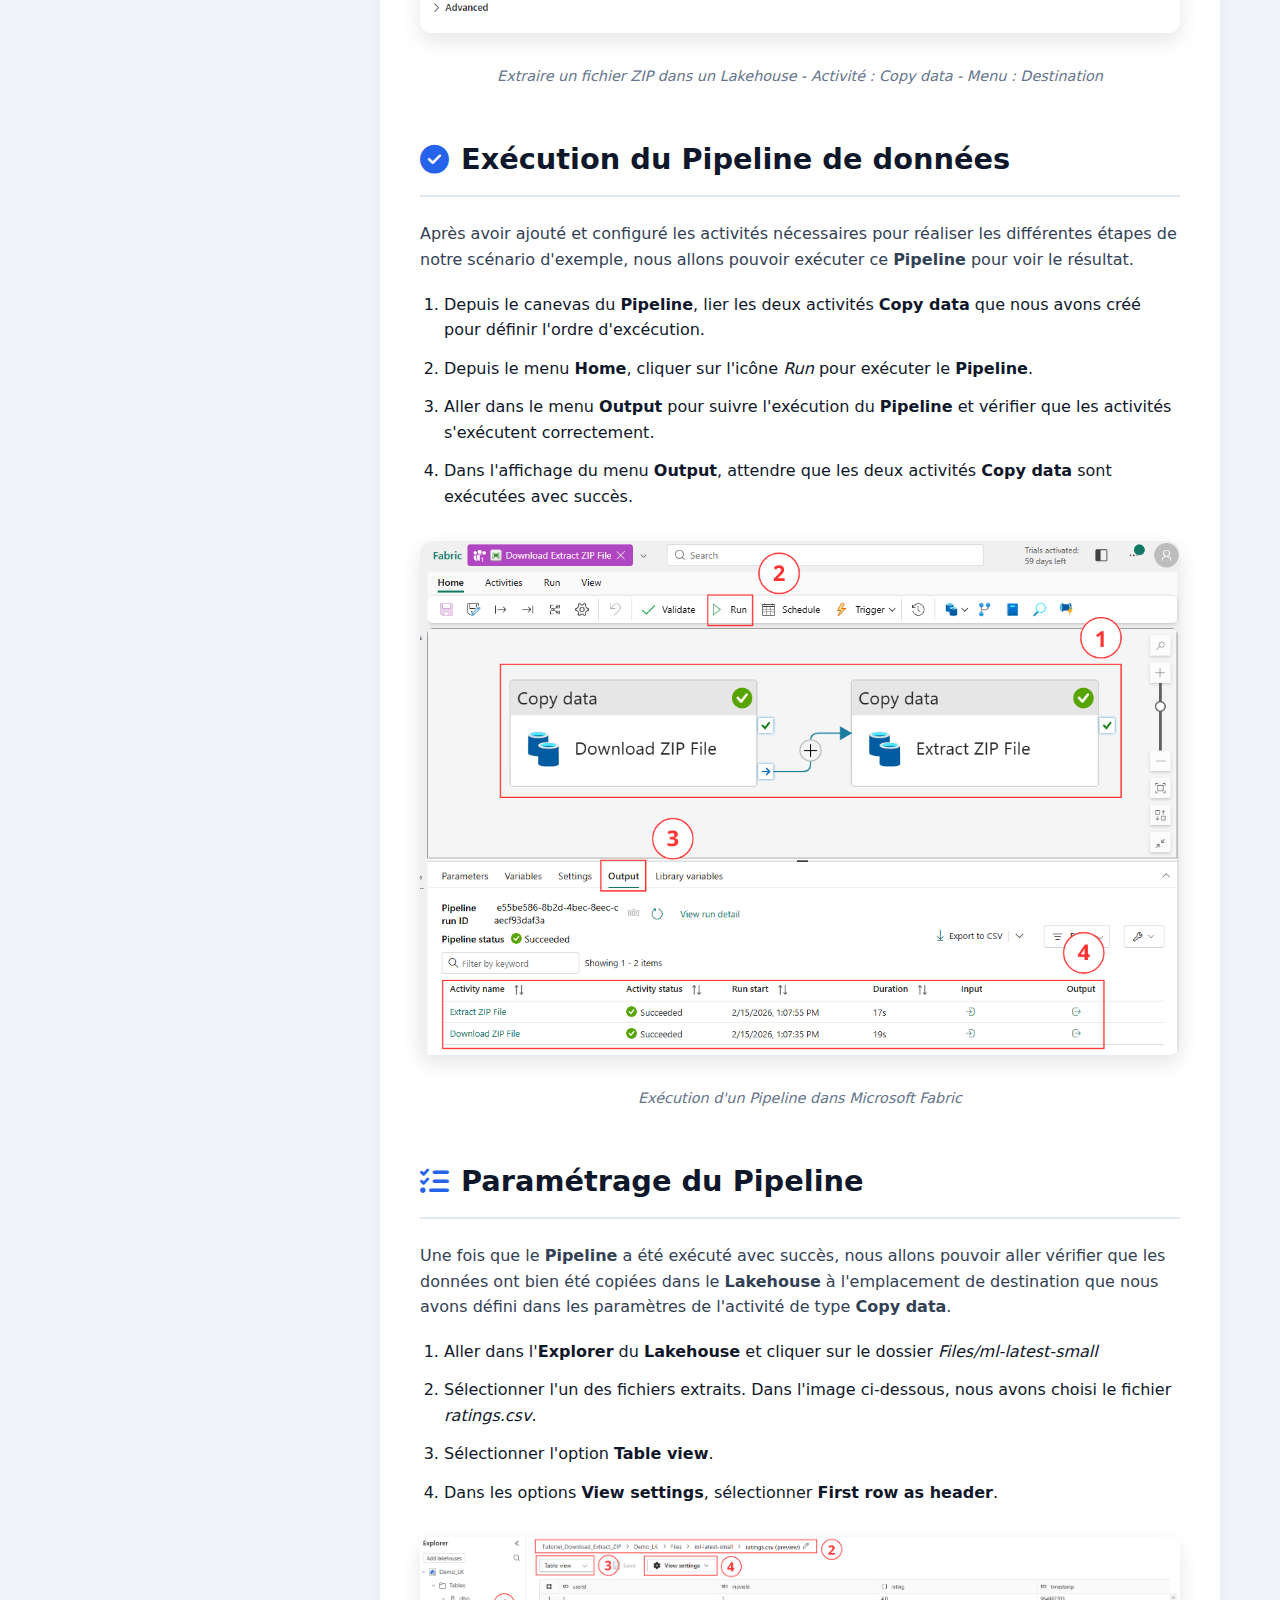
<file: tutoriels/mf-download-extract-zip.html>
<!DOCTYPE html>
<html lang="fr">
<head>
    <meta charset="UTF-8">
    <meta name="viewport" content="width=device-width, initial-scale=1.0">
    <title>Tutoriel Microsoft Fabric - Télécharger et extraire un fichier ZIP | DataOps Learning</title>
    <link rel="stylesheet" href="https://cdnjs.cloudflare.com/ajax/libs/font-awesome/6.4.0/css/all.min.css">
    <link rel="stylesheet" href="../css/tutoriel.css">

</head>
<body>
    <!-- Header -->
    <header>
        <div class="container header-container">
            <div class="logo">
                <a href="index.html">
                    <i class="fas fa-cloud"></i>
                    <span>DataOps Learning</span>
                </a>
            </div>
            
            <button class="mobile-menu-btn" id="mobileMenuBtn">
                <i class="fas fa-bars"></i>
            </button>
            
            <nav id="mainNav">
                <ul>
                    <li><a href="index.html">Accueil</a></li>
                    <li><a href="index.html#tutorials">Tutoriels</a></li>
                    <li><a href="index.html#about">À Propos</a></li>
                    <li><a href="index.html#contact">Contact</a></li>
                </ul>
            </nav>
        </div>
    </header>

    <!-- Breadcrumb -->
    <div class="breadcrumb">
        <div class="container">
            <ul>
                <li><a href="index.html">Accueil</a></li>
                <li><a href="index.html#tutorials">Tutoriels</a></li>
                <li><a href="#">Microsoft Fabric</a></li>
                <li class="current">Activité Lookup</li>
            </ul>
        </div>
    </div>

    <!-- Main Content -->
    <div class="container">
        <div class="tutorial-wrapper">
            <!-- Table des matières -->
            <aside class="toc-sidebar">
                <h3 class="toc-title">
                    <i class="fas fa-list-ul"></i>
                    Table des matières
                </h3>
                <ul class="toc-list">
                    <li><a href="#objectifs" class="active"><i class="fas fa-bullseye"></i>Objectifs du tutoriel</a></li>
                    <li><a href="#exemple-tutoriel"><i class="fas fa-bucket"></i>Scénario de l'exemple</a></li>
                    <li><a href="#create-workspace"><i class="fas fa-lock"></i>Création d'un Workspace</a></li>
                    <li><a href="#create-lakehouse"><i class="fas fa-lock"></i>Création d'un Lakehouse</a></li>
                    <li><a href="#create-pipeline"><i class="fas fa-check-circle"></i>Création d'un Pipeline</a></li>
                    <li><a href="#download-zip"><i class="fas fa-tasks"></i>Télécharger un fichier ZIP</a></li>
                    <li><a href="#extract-zip"><i class="fas fa-bookmark"></i>Extraire un fichier ZIP</a></li>
                    <li><a href="#run-pipeline"><i class="fas fa-bookmark"></i>Execution du Pipeline de données</a></li>
                    <li><a href="#see-lakehouse"><i class="fas fa-play"></i>Aperçu des données dans le Lakehouse</a></li>
                    <li><a href="#conclusion"><i class="fas fa-play"></i>Conclusion</a></li>
                </ul>
                
                <div style="margin-top: 2rem; padding-top: 1.5rem; border-top: 1px solid var(--gray-light);">
                    <p style="color: var(--gray); margin-bottom: 1rem;">
                        <i class="fas fa-clock"></i> Temps estimé: 20 minutes
                    </p>
                    <p style="color: var(--gray);">
                        <i class="fas fa-signal"></i> Niveau: Intermédiaire
                    </p>
                </div>
            </aside>

            <!-- Contenu principal -->
            <main class="tutorial-content">
                <!-- En-tête -->
                <div class="tutorial-header">
                    <h1>Télécharger et extraire des fichiers ZIP dans un Lakehouse avec une approche no-code</h1>
                    <span class="level-badge">Niveau Intermédiaire</span>
                    
                    <div class="tutorial-meta">
                        <span class="meta-item">
                            <i class="far fa-calendar-alt"></i> Mis à jour: Février 2026
                        </span>
                        <span class="meta-item">
                            <i class="far fa-clock"></i> Durée: 20 min
                        </span>
                        <span class="meta-item">
                            <i class="fas fa-chart-bar"></i> Difficulté: Intermédiaire
                        </span>
                    </div>
                    
                    <div class="tech-stack">
                        <span class="tech-tag"><i class="fab fa-aws"></i>Microsoft Fabric</span>
                        <span class="tech-tag"><i class="fas fa-cloud"></i> Data Engineering</span>
                    </div>
                </div>

                <!-- Section: Objectifs -->
                <section id="objectifs" class="tutorial-section">
                    <h2><i class="fas fa-bullseye"></i> Objectifs du tutoriel</h2>
                        <p>Dans le cadre de l'exploitation et de l'enrichissement d'un Lakehouse, l'intégration de données externes est une étape cruciale. 
                            Il est fréquent de devoir importer des jeux de données publics ou des archives, souvent mis à disposition sous forme de fichiers compressés (ZIP) accessibles via une simple URL.</p>
                        <p>Cependant, le processus traditionnel qui consiste à télécharger manuellement ces fichiers, les décompresser en local, puis les uploader vers le cloud peut s'avérer chronophage 
                            et peu reproductible. C'est pourquoi, dans ce tutoriel, nous allons vous présenter comment automatiser entièrement ce flux de travail directement dans Microsoft Fabric.</p>
                        <p>Nous verrons comment télécharger un fichier ZIP depuis une URL, puis comment extraire son contenu dans un Lakehouse, et ce, sans écrire une seule ligne de code. 
                            En privilégiant une approche No-Code grâce aux capacités intuitives de la plateforme, nous démontrerons comment Microsoft Fabric permet de simplifier l'ingestion de données complexes 
                            tout en gagnant en efficacité et en reproductibilité.</p>
                    
                        <div class="info-box">
                            <i class="fas fa-info-circle" style="color: var(--primary);"></i>
                            <strong>Prérequis : 
                                <ul style="margin-left: 1.5rem; margin-bottom: 1.5rem;">
                                    <li style="margin-bottom: 0.8rem;">Un abonnement Microsoft Fabric activé</li>
                                    <li style="margin-bottom: 0.8rem;">Un workspace avec une capacité.</li>
                                </ul>
                                </strong>
                        </div>
                </section>

                <!-- Section: Scénario de l'exemple -->
                <section id="exemple-tutoriel" class="tutorial-section">
                    <h2><i class="fas fa-question-circle"></i> Scénario de l'exemple </h2>
                        <p>Pour illustrer ce tutoriel, nous proposons de mettre en place un scénario concret de collecte et d'intégration de données à partir d'une source publique. 
                            Ce scénario permettra de comprendre le processus complet d'acquisition de données externes vers une plateforme d'analyse moderne comme Microsoft Fabric.</p>
                        <p>Ce scénario peut être décrit de la façon suivante :</p>

                        <ol style="margin-left: 1.5rem; margin-bottom: 1.5rem;">
                            <li style="margin-bottom: 0.8rem;"><b>Acquisition des données sources</b>
                                <p>La première étape consiste à télécharger un fichier compressé au format .zip disponible en libre accès sur le site de MovieLens (https://movielens.org). 
                                   Cette plateforme met à disposition des ensembles de données cinématographiques largement utilisés dans la communauté data science pour des projets d'apprentissage automatique 
                                   et d'analyse exploratoire.</p> 
                            </li>
                            <li style="margin-bottom: 0.8rem;"><b>Extraction</b>
                                <p>Une fois le téléchargement terminé, nous procédons à l'extraction des fichiers individuels au format .csv contenus dans l'archive. 
                                     Cette opération permet d'isoler chaque table de données dans un format directement exploitable par les outils d'analyse et de traitement.</p> 
                            </li>
                            <li style="margin-bottom: 0.8rem;"><b>Stockage dans un Lakehouse</b>
                                <p>L'ensemble des fichiers .csv extraits seront ensuite déposés et organisés dans un Lakehouse..</p> 
                            </li>
                            <li style="margin-bottom: 0.8rem;"><b>Automatisation via un Pipeline de données</b>
                                <p>Pour assurer la reproductibilité et l'automatisation du processus, l'ensemble des tâches sera orchestré dans un Pipeline de données. Ce pipeline intégrera :</p> 
                                <ul style="margin-left: 1.5rem; margin-bottom: 1.5rem;">
                                    <li style="margin-bottom: 0.8rem;">L'activité de téléchargement : récupération automatique du fichier .zip depuis l'URL de MovieLens</li>
                                    <li style="margin-bottom: 0.8rem;">L'activité d'extraction : décompression de l'archive et isolation des fichiers .csv</li>
                                    <li style="margin-bottom: 0.8rem;">L'activité de chargement : transfert des fichiers vers le Lakehouse dans une structure organisée</li>
                                </ul>
                            </li>
                        </ol>
                    
                    <figure class="image-container">
                        <img src="../assets/images/mf-download-extract-zip/schema-scenario.png" 
                             alt="Schéma explicatif de l'utilisation d'une activité Lookup"
                             class="tutorial-image">
                        <figcaption><i>Schéma explicatif du scénario de ce tutoriel</i></figcaption>
                    </figure>

                </section>

                 <!-- Section: Création d'un Workspace -->
                <section id="create-workspace" class="tutorial-section">
                    <h2><i class="fas fa-bucket"></i> Création d'un Workspace</h2>
                        <p>La première étape consiste à créer un Workspace dans Microsoft Fabric.</p>

                        <p>Un Workspace est un environnement de travail collaboratif qui permet de regrouper des ressources, des données et des pipelines de données.</p>
                        <p>Pour créer un Workspace, suivez les étapes suivantes :</p>

                        <ol style="margin-left: 1.5rem; margin-bottom: 1.5rem;">
                            <li style="margin-bottom: 0.8rem;">Cliquer sur <b>Home</b> depuis la volet gauche de l'interface de <b>Microsoft Fabric</b></li>
                            <li style="margin-bottom: 0.8rem;">Cliquer sur l'icône <b>+ New Workspace</b></li>
                            <li style="margin-bottom: 0.8rem;">Dans le volet droit qui s'ouvre, entrer un nom dans le champ <b>Name</b>. Ici nous allons nommer ce Workspace : <i>TutorielLookupActivity</i>.</li>
                            <li style="margin-bottom: 0.8rem;">Entrer une description dans le champ Description [<i>Optionnel</i>]</li>
                            <li style="margin-bottom: 0.8rem;">Cliquer sur le bouton <b>Apply</b> pour lancer la création du <b>Workspace</b></li>
                        </ol>                   

                        <figure  class="image-container">
                            <img src="../assets/images/mf-download-extract-zip/create-workspace.png" 
                                alt="Création d'un Workspace dans Microsoft Fabric"
                                class="tutorial-image">
                            <figcaption><i>Création d'un Workspace dans Microsoft Fabric</i></figcaption>
                        </figure>
                </section>               

                <!-- Section: Création d'un Lakehouse -->
                <section id="create-lakehouse" class="tutorial-section">
                    <h2><i class="fas fa-bucket"></i> Création d'un Lakehouse</h2>
                    
                        <p>La première étape de notre scénario consiste à créer un <b>Lakehouse</b> dans <b>Microsoft Fabric</b>. </p>

                        <p>Depuis l'interface de votre <b>Workspace</b> <b>Microsoft Fabric</b>, suivre les étapes suivantes :

                        <ol style="margin-left: 1.5rem; margin-bottom: 1.5rem;">
                            <li style="margin-bottom: 0.8rem;">Cliquer sur l'icône <b>+ New item</b></li>
                            <li style="margin-bottom: 0.8rem;">Dans le champ de recherche, taper le mot : <i>lakehouse</i></li>
                            <li style="margin-bottom: 0.8rem;">Cliquer sur l'item <b>Lakehouse</b></li>
                        </ol>

                        <figure  class="image-container">
                            <img src="../assets/images/mf-download-extract-zip/create-lakehouse-00.png" 
                                alt="Création d'un Lakehouse dans Microsoft Fabric"
                                class="tutorial-image">
                            <figcaption><i>Création d'un Lakehouse dans Microsoft Fabric - Etape 1</i></figcaption>
                        </figure>

                        <p>Cela va ouvrir une fenêtre permettant de nommer ce Lakehouse en suivant les étapes suivantes : </p>

                        <ol style="margin-left: 1.5rem; margin-bottom: 1.5rem;">
                            <li style="margin-bottom: 0.8rem;">Dans le champ Name, entrer un nom pour ce nouveau <b>Lakehouse</b>. Dans notre exemple, nous le nommons <i>Demo_LK</i>.</li>
                            <li style="margin-bottom: 0.8rem;">Dans le champ Location, choisir le <b>Lakehouse</b> à utiliser. Dans cet exemple, notre <b>Lakehouse</b> se nomme <i>Tutoriel Download Extract ZIP</i>.</li>
                        </ol>

                        <figure  class="image-container">
                            <img src="../assets/images/mf-download-extract-zip/create-lakehouse-01.png" 
                                alt="Création d'un Lakehouse dans Microsoft Fabric"
                                class="tutorial-image">
                            <figcaption><i>Création d'un Lakehouse dans Microsoft Fabric - Etape 2</i></figcaption>
                        </figure>

                </section>

                <!-- Section: Création d'un Pipeline -->
                <section id="create-pipeline" class="tutorial-section">
                    <h2><i class="fas fa-upload"></i> Création d'un Pipeline</h2>
                        <p>La prochaine étape va consister à créer un <b>Pipeline</b> de données. </p>

                        <p>Un <b>Pipeline</b> est une ressource d'orchestration qui permet de créer des workflows de données en assemblant des activités de traitement, de déplacement et de transformation de données.</p>

                        <p>Revenir dans l'interface du <b>Workspace</b> que vous utilisez et suivre les étapes suivantes :</p>   

                        <ol style="margin-left: 1.5rem; margin-bottom: 1.5rem;">
                            <li style="margin-bottom: 0.8rem;">Cliquer sur le bouton <b>+ New item</b></li>
                            <li style="margin-bottom: 0.8rem;">Dans le volet droit qui s'ouvre, taper le terme <i>pipeline</i> dans le champ de recherche</li>
                            <li style="margin-bottom: 0.8rem;">Cliquer sur l'icône du <b>Pipeline</b></li>
                        </ol>

                        <figure class="image-container">
                            <img src="../assets/images/mf-download-extract-zip/create-pipeline-00.png" 
                                 alt="Création d'un Pipeline dans Microsoft Fabric - Etape 1"
                                 class="tutorial-image">
                            <figcaption><i>Création d'un Pipeline dans Microsoft Fabric - Etape 1</i></figcaption>
                        </figure>
                        
                        <br>
                        <p>Cela va ouvrir la fenêtre qui va permettre de nommer ce <b>Pipeline</b> en suivant les étapes suivantes :</p>   

                        <ol style="margin-left: 1.5rem; margin-bottom: 1.5rem;">
                            <li style="margin-bottom: 0.8rem;">Dans la fenêtre <b>New Pipeline</b>, entrer un nom de votre choix dans le champ <b>Name</b>. 
                                Ici nous le nommons <i>Download Extract ZIP File</i></li>
                            <li style="margin-bottom: 0.8rem;">Cliquer sur le bouton <b>Create</b> pour terminer la création du <b>Pipeline</b></li>
                        </ol>


                        <figure class="image-container">
                            <img src="../assets/images/mf-download-extract-zip/create-pipeline-01.png" 
                                 alt="Création d'un Pipeline dans Microsoft Fabric - Etape 2"
                                 class="tutorial-image">
                            <figcaption><i>Création d'un Pipeline dans Microsoft Fabric - Etape 2</i></figcaption>
                </section>

                <!-- Section: Télécharger un fichier ZIP -->
                <section id="download-zip" class="tutorial-section">
                    <h2><i class="fas fa-lock"></i> Télécharger un fichier ZIP</h2>
                        <p>La première étape de notre scénario d'exemple va consister à télécharger un fichier <i>.zip</i> depuis une URL publique avec une approche low-code. </p>

                        <p>Pour cela, nous allons utiliser une activité de type <b>Copy data</b> qui va nous permettre de copier le fichier <i>.zip</i> depuis son URL de source 
                            vers un emplacement de destination dans notre <b>Lakehouse</b>. </p>

                        <p>Une activité <b>Copy data</b> est une activité de type Copy qui permet de copier des données d'une source vers une destination. 
                            Elle est très utilisée dans les pipelines pour déplacer des fichiers ou des données d'un endroit à un autre.</p>

                        <p>Pour ajouter une activité de type <b>Copy data</b> dans notre <b>Pipeline</b>, suivre les étapes suivantes : </p>

                        <ol style="margin-left: 1.5rem; margin-bottom: 1.5rem;">
                            <li style="margin-bottom: 0.8rem;">Depuis l'interface de notre <b>Pipeline</b>, aller dans le menu <b>Activities</b></li>
                            <li style="margin-bottom: 0.8rem;">Cliquer sur l'option <b>Copy data</b></li>
                            <li style="margin-bottom: 0.8rem;">Depuis le menu déroulant, cliquer sur <b>Add copy data activity</b></li>
                            <li style="margin-bottom: 0.8rem;">Cela va ajouter l'activité <b>Copy data</b> dans le canevas de notre <b>Pipeline</b>. Sélectionner l'activité pour faire apparaître 
                                ses menus de configuration que nous allons compléter dans ci-dessous étape par étape.</li>
                        </ol>

                            <figure class="image-container">
                                <img src="../assets/images/mf-download-extract-zip/download-zip-add-copy-data.png" 
                                    alt="Télécharger un fichier ZIP - Ajout d'une activité Copy data"
                                    class="tutorial-image">
                                <figcaption><i>Télécharger un fichier ZIP - Ajout d'une activité Copy data</i></figcaption>
                            </figure>

                            <p>Après avoir ajouté l'activité de type <b>Copy data</b> dans le canevas de notre <b>Pipeline</b>, nous allons devoir configurer cette activité pour lui indiquer d'où
                                 elle doit copier les données et où elle doit les copier depuis les menus de configuration de l'activité. </p>

                        <h3>Activité Copy data - Menu : <i>General</i></h3>

                        <ol style="margin-left: 1.5rem; margin-bottom: 1.5rem;">
                            <li style="margin-bottom: 0.8rem;">Aller dans menu <b>General</b></li>
                            <li style="margin-bottom: 0.8rem;">Dans le champ <b>Name</b>, entrer un nom de votre choix pour nommer l'activité. 
                                Dans notre exemple, nous nommons cette activité : <i>Download ZIP File</i></li>
                        </ol>

                            <figure class="image-container">
                                <img src="../assets/images/mf-download-extract-zip/download-zip-general.png" 
                                    alt="Télécharger un fichier ZIP - Activité Copy data - Menu : General"
                                    class="tutorial-image">
                                <figcaption><i>Télécharger un fichier ZIP - Activité Copy data - Menu : General</i></figcaption>
                            </figure>

                        <h3>Activité Copy data - Menu : <i>Source</i></h3>

                            <p>Dans ce menu, nous allons configurer la source de données de notre activité de type <b>Copy data</b>.</p>

                            <ol style="margin-left: 1.5rem; margin-bottom: 1.5rem;">
                                <li style="margin-bottom: 0.8rem;">Cliquer sur le menu <b>Source</b></li>
                                <li style="margin-bottom: 0.8rem;">Cliquer sur le champ <b>Connection</b></b></li>
                                <li style="margin-bottom: 0.8rem;">Sélectionner l'option <b>Browse all</b> dans le menu déroulant qui s'affiche</li>
                            </ol>

                            <figure class="image-container">
                                <img src="../assets/images/mf-download-extract-zip/download-zip-source-00.png" 
                                    alt="Télécharger un fichier ZIP dans un Lakehouse - Activité Copy data - Menu : Source - Etape 1"
                                    class="tutorial-image">
                                <figcaption><i>Télécharger un fichier ZIP dans un Lakehouse - Activité Copy data - Menu : Source - Etape 1</i></figcaption>
                            </figure>

                            <p>Cela va ouvrir la fenêtre <b>Get data</b> qui va permettre de poursuivre la définition de la source de données en suivant les étapes suivantes :</p>

                            <ol style="margin-left: 1.5rem; margin-bottom: 1.5rem;">
                                <li style="margin-bottom: 0.8rem;">Dans le champ de recherche <b>Choose a data source to get started</b>, taper le terme <i>http</i>,</li>
                                <li style="margin-bottom: 0.8rem;">Choisir l'option <b>Http</b> dans le champ <b>New sources</b></li>
                            </ol>

                            <figure class="image-container">
                                <img src="../assets/images/mf-download-extract-zip/download-zip-source-01.png" 
                                    alt="Télécharger un fichier ZIP dans un Lakehouse - Activité Copy data - Menu : Source - Etape 2"
                                    class="tutorial-image">
                                <figcaption><i>Télécharger un fichier ZIP dans un Lakehouse - Activité Copy data - Menu : Source - Etape 2</i></figcaption>
                            </figure>

                            <p>Après l'ouverture de la fenêtre <b>Connect data source</b>, nous allons pouvoir renseigner l'URL de la source en suivant les étapes suivantes:</p>

                            <ol style="margin-left: 1.5rem; margin-bottom: 1.5rem;">
                                <li style="margin-bottom: 0.8rem;">Dans le champ <b>Connection settings</b>, entrer l'URL du fichier <i>.zip</i> à télécharger. 
                                    Dans notre exemple, nous allons utiliser un fichier <i>.zip</i> mis à disposition sur le site MovieLens :
                                     <a href="https://files.grouplens.org/datasets/movielens/ml-latest-small.zip">https://files.grouplens.org/datasets/movielens/ml-latest-small.zip</a></li>
                                <li style="margin-bottom: 0.8rem;">Cliquer sur le bouton <b>Connect</b></li>
                            </ol>

                            <figure class="image-container">
                                <img src="../assets/images/mf-download-extract-zip/download-zip-source-02.png" 
                                    alt="Télécharger un fichier ZIP dans un Lakehouse - Activité Copy data - Menu : Source - Etape 3"
                                    class="tutorial-image">
                                <figcaption><i>Télécharger un fichier ZIP dans un Lakehouse - Activité Copy data - Menu : Source - Etape 3</i></figcaption>
                            </figure>    
                            
                            <p>Une fois la configuration du menu <b>Source</b> terminée, il doit être similaire à celui-ci :</p>

                            <figure class="image-container">
                                <img src="../assets/images/mf-download-extract-zip/download-zip-source-03.png" 
                                    alt="Télécharger un fichier ZIP dans un Lakehouse - Activité Copy data - Menu : Source"
                                    class="tutorial-image">
                                <figcaption><i>Télécharger un fichier ZIP dans un Lakehouse - Activité Copy data - Menu : Source - Complet</i></figcaption>
                            </figure>                            

                        <h3>Activité Copy data - Menu : <i>Destination</i></h3>

                            <p>Dans ce menu, nous allons configurer la destination de données de notre activité de type <b>Copy data</b> en suivant les étapes suivantes :</p>

                            <ol style="margin-left: 1.5rem; margin-bottom: 1.5rem;">
                                <li style="margin-bottom: 0.8rem;">Aller dans le menu <b>Destination</b> de l'activité <b>Copy data</b></li>
                                <li style="margin-bottom: 0.8rem;">Dans le champ <b>Connection</b>, choisir l'option <b>Lakehouse</b></li>
                                <li style="margin-bottom: 0.8rem;">Dans le champ <b>Lakehouse</b>, choisir le <b>Lakehouse</b> que nous avons créé précédemment. 
                                    Dans notre exemple, ce <b>Lakehouse</b> se nomme <i>Demo_LK</i></li>
                                <li style="margin-bottom: 0.8rem;">Dans le champ <b>Root folder</b>, choisir l'option <b>Files</b></li>
                                <li style="margin-bottom: 0.8rem;">Dans le champ <b>File path</b>, entrer le chemin de destination dans le <b>Lakehouse</b> où le fichier <i>.zip</i> téléchargé 
                                    doit être copié. Ici nous allons nommer ce fichier <i>ml-latest-small.zip</i>. 
                                    Si un dossier n'est pas précisé, le fichier sera stocké à la racine du dossier <b>Files</b> du <b>Lakehouse</b>.</li>
                                <li style="margin-bottom: 0.8rem;">Dans le champ <b>File format</b>, choisir l'option <b>Binary</b> depuis le menu déroulant</li>
                            </ol>

                            <figure class="image-container">
                                <img src="../assets/images/mf-download-extract-zip/download-zip-destination.png" 
                                    alt="Télécharger un fichier ZIP dans un Lakehouse - Activité Copy data - Menu : Destination"
                                    class="tutorial-image">
                                <figcaption><i>Télécharger un fichier ZIP dans un Lakehouse - Activité Copy data - Menu : Destination</i></figcaption>
                            </figure>
                         
                </section>

                <!-- Section: Extraire un fichier ZIP -->
                <section id="extract-zip" class="tutorial-section">
                    <h2><i class="fas fa-lock"></i>Extraire un fichier ZIP</h2>
                        <p>A présent, nous allons présenter comment mettre en place une activité <b>Copy data</b> pour extraire les fichiers du <i>.zip</i> qui a été téléchargé. 
                            Commencer par créer une nouvelle activité <b>Copy data</b> comme nous l'avons fait précédemment. 
                            Le symbole de l'activité <b>Copy data</b> comporte une flèche en bas à droite, cliquer dessus et faire glisser vers la nouvelle activité Copy data qui vient d'être ajoutée.
                            A cette étape, vous devriez avoir un pipeline qui ressemble à ceci :</p>
                        
                        <h3>Activité Copy data - Menu : <i>General</i></h3>

                            <ol style="margin-left: 1.5rem; margin-bottom: 1.5rem;">
                                <li style="margin-bottom: 0.8rem;">Aller dans le menu <b>General</b></li>
                                <li style="margin-bottom: 0.8rem;">Dans le champ <b>Name</b>, entrer un nom pour cette activité. Dans notre exemple, nous la nommons <i>Extract ZIP File</i>.</li>
                            </ol>

                            <figure class="image-container">
                                <img src="../assets/images/mf-download-extract-zip/extract-zip-general.png" 
                                    alt="Extraire un fichier ZIP dans un Lakehouse - Activité : Copy data - Menu : General"
                                    class="tutorial-image">
                                <figcaption><i>Extraire un fichier ZIP dans un Lakehouse - Activité : Copy data - Menu : General</i></figcaption>
                            </figure>

                        <h3>Activité Copy data - Menu : <i>Source</i></h3>

                            <ol style="margin-left: 1.5rem; margin-bottom: 1.5rem;">
                                <li style="margin-bottom: 0.8rem;">Aller dans le menu <b>Source</b></li>
                                <li style="margin-bottom: 0.8rem;">Dans le champ <b>Connection</b>, sélectionner <i>Lakehouse</i> dans le menu déroulant.</li>
                                <li style="margin-bottom: 0.8rem;">Dans le champ <b>Lakehouse</b>, sélectionner <i>Demo_LK</i>, le <b>Lakehouse</b> que nous avons créé, dans le menu déroulant.</li>
                                <li style="margin-bottom: 0.8rem;">Dans le champ <b>Root folder</b>, choisir l'option <b>Files</b>.</li>     
                                <li style="margin-bottom: 0.8rem;">Dans le champ <b>File path type</b>, choisir l'option <b>File path</b>.</li>     
                                <li style="margin-bottom: 0.8rem;">Dans le champ <b>File path</b>, inscrire le nom du fichier source <i>ml-latest-small.zip</i>
                                <li style="margin-bottom: 0.8rem;">Dans le champ <b>File format</b>, choisir l'option <b>Binary</b> dans le menu déroulant.</li>   
                                <li style="margin-bottom: 0.8rem;">La paramétrage spécifique du type Binary sera vu ci-dessous.</li>
                                <li style="margin-bottom: 0.8rem;">Décocher l'option <b>Delete files after completion</b>.</li>     
                                <li style="margin-bottom: 0.8rem;">Décocher l'option <b>Preverse zip file name as folder</b>.</li>                                       
                            </ol>

                            <figure class="image-container">
                                <img src="../assets/images/mf-download-extract-zip/extract-zip-source.png" 
                                    alt="Extraire un fichier ZIP dans un Lakehouse - Activité : Copy data - Menu : Source"
                                    class="tutorial-image">
                                <figcaption><i>Extraire un fichier ZIP dans un Lakehouse - Activité : Copy data - Menu : Source</i></figcaption>
                            </figure>   
                            
                            <p>La paramétrage spécifique du type Binary vu à l'étape 8. doit se faire de a façn suivante : </p>      
                            
                            <ol style="margin-left: 1.5rem; margin-bottom: 1.5rem;">
                                <li style="margin-bottom: 0.8rem;">Dans le champ <b>Compression type</b>, choisir l'option <b>ZipDeflate (.zip)</b> dans le menu déroulant</li>
                                <li style="margin-bottom: 0.8rem;">Dans le champ <b>Compression level</b>, sélectionner <i>Optimal</i> dans le menu déroulant.</li>  
                                <li style="margin-bottom: 0.8rem;">Cliquer sur le bouton <b>OK</b> pour fermer cette fenêtre.</li>  
                            </ol>                            

                            <figure class="image-container">
                                <img src="../assets/images/mf-download-extract-zip/extract-zip-source-settings.png" 
                                    alt="Extraire un fichier ZIP dans un Lakehouse - Activité : Copy data - Menu : Source / Settings"
                                    class="tutorial-image">
                                <figcaption><i>Extraire un fichier ZIP dans un Lakehouse - Activité : Copy data - Menu : Source / Settings</i></figcaption>
                            </figure>   

                        <h3>Activité Copy data - Menu : <i>Destination</i></h3>   
                        
                            <ol style="margin-left: 1.5rem; margin-bottom: 1.5rem;">
                                <li style="margin-bottom: 0.8rem;">Aller dans le menu <b>Destination</b></li>
                                <li style="margin-bottom: 0.8rem;">Dans le champ <b>Connection</b>, sélectionner l'option <i>Lakehouse</i> dans le menu déroulant.</li>  
                                <li style="margin-bottom: 0.8rem;">Dans le champ <b>Lakehouse</b>, sélectionner l'option <i>Demo_LK</i> dans le menu déroulant</li>  
                                <li style="margin-bottom: 0.8rem;">Dans le champ <b>Root folder</b>, sélectionner l'option <i>Files</i></li>  
                            </ol>                        

                            <figure class="image-container">
                                <img src="../assets/images/mf-download-extract-zip/extract-zip-destination.png" 
                                    alt="Extraire un fichier ZIP dans un Lakehouse - Activité : Copy data - Menu : Destination"
                                    class="tutorial-image">
                                <figcaption><i>Extraire un fichier ZIP dans un Lakehouse - Activité : Copy data - Menu : Destination</i></figcaption>
                            </figure>                                
                </section>

                <!-- Section: Exécution du Pipeline de données -->
                <section id="creation-pipeline" class="tutorial-section">
                    <h2><i class="fas fa-check-circle"></i>Exécution du Pipeline de données</h2>
                        <p>Après avoir ajouté et configuré les activités nécessaires pour réaliser les différentes étapes de notre scénario d'exemple, nous allons pouvoir exécuter ce <b>Pipeline</b> pour voir le résultat. </p>

                        <ol style="margin-left: 1.5rem; margin-bottom: 1.5rem;">
                            <li style="margin-bottom: 0.8rem;">Depuis le canevas du <b>Pipeline</b>, lier les deux activités <b>Copy data</b> que nous avons créé pour définir l'ordre d'excécution.</li>
                            <li style="margin-bottom: 0.8rem;">Depuis le menu <b>Home</b>, cliquer sur l'icône <i>Run</i> pour exécuter le <b>Pipeline</b>.</li>  
                            <li style="margin-bottom: 0.8rem;">Aller dans le menu <b>Output</b> pour suivre l'exécution du <b>Pipeline</b> et vérifier que les activités s'exécutent correctement.</li> 
                            <li style="margin-bottom: 0.8rem;">Dans l'affichage du menu <b>Output</b>, attendre que les deux activités <b>Copy data</b> sont exécutées avec succès.</li>  
                        </ol>   
                        
                        <figure class="image-container">
                            <img src="../assets/images/mf-download-extract-zip/run-pipeline.png" 
                                 alt="Exécution d'un Pipeline dans Microsoft Fabric"
                                 class="tutorial-image">
                            <figcaption><i>Exécution d'un Pipeline dans Microsoft Fabric</i></figcaption>
                        </figure>
                </section>

                <!-- Section: Aperçu des données dans le Lakehouse -->
                <section id="setup-pipeline" class="tutorial-section">
                    <h2><i class="fas fa-tasks"></i>Paramétrage du Pipeline</h2>
                        <p>Une fois que le <b>Pipeline</b> a été exécuté avec succès, nous allons pouvoir aller vérifier que les données ont bien été copiées dans le <b>Lakehouse</b> 
                            à l'emplacement de destination que nous avons défini dans les paramètres de l'activité de type <b>Copy data</b>. </p>

                        <ol style="margin-left: 1.5rem; margin-bottom: 1.5rem;">
                            <li style="margin-bottom: 0.8rem;">Aller dans l'<b>Explorer</b> du <b>Lakehouse</b> et cliquer sur le dossier <i>Files/ml-latest-small</i></li>
                            <li style="margin-bottom: 0.8rem;">Sélectionner l'un des fichiers extraits. Dans l'image ci-dessous, nous avons choisi le fichier <i>ratings.csv</i>.</li>
                            <li style="margin-bottom: 0.8rem;">Sélectionner l'option <b>Table view</b>.</li>
                            <li style="margin-bottom: 0.8rem;">Dans les options <b>View settings</b>, sélectionner <b>First row as header</b>.</li>
                        </ol>

                        <figure class="image-container">
                            <img src="../assets/images/mf-download-extract-zip/view-data.png" 
                                 alt="Aperçu des données dans un Lakehouse Microsoft Fabric"
                                 class="tutorial-image">
                            <figcaption><i>Aperçu des données dans un Lakehouse Microsoft Fabric</i></figcaption>
                        </figure>
                </section>

                <!-- Section: Conclusion -->
                <section id="conclusion" class="tutorial-section">
                    <h2><i class="fas fa-bookmark"></i> Conclusion</h2>
                    <p>Pour conclure, nous avons démontré la méthode permettant d'extraire et de charger des données depuis des fichiers <i>.zip</i> directement dans votre environnement <b>Microsoft Fabric</b>. 
                        Cette approche, intégrée dans un pipeline de données <b>Fabric</b>, exploite des outils No-Code pour un traitement efficace et simplifié de vos archives.</p>
                </section>

                    <!-- <h2><i class="fas fa-bookmark"></i> Exécution du Pipeline</h2>
                        <p>Pour terminer, nous allons pouvoir exécuter le <b>Pipeline</b> que nous venons de construire. 
                            Pour cela revenir dans l'interface du <b>Pipeline</b> : </p>

                            <ol style="margin-left: 3rem; margin-bottom: 0.5rem;">
                                <li style="margin-bottom: 0.2rem;">Aller dans le menu <b>Home</b> depuis l'interface du <b>Pipeline</b> et cliquer sur le bouton <b>Run</b></li>
                                <li style="margin-bottom: 0.2rem;">Dans le menu <b>Output</b> du <b>Pipeline</b>, suivre l'avancée de l'ensemble des activités que vous avez mise en place</li>
                            </ol>

                        <figure  class="image-container">
                            <img src="../assets/images/mf-lookup-activity/run-pipeline-00.png" 
                                alt="Exécution d'un Pipeline Microsoft Fabric" 
                                class="tutorial-image">
                            <figcaption><i>Exécution d'un Pipeline Microsoft Fabric</i></figcaption>
                        </figure>


                    <p>Une fois que l'ensemble des activités du <b>Pipeline</b> ont un statut <b>Succeeded</b>, vous allez pouvoir vous assurer que le résultat de notre exemple a été réalisé : </p>

                        <ol style="margin-left: 3rem; margin-bottom: 0.5rem;">
                            <li style="margin-bottom: 0.2rem;">Aller dans le <b>Lakehouse</b> et ouvrir le dossier <i>Files/archive</i></li>
                            <li style="margin-bottom: 0.2rem;">Dans l'affichage du contenu du dossier, vérifier que l'ensemble des fichiers sont disponibles et sont nommés de la façon prescrites par le fichier de configuration</li>
                        </ol>

                        <figure  class="image-container">
                            <img src="../assets/images/mf-lookup-activity/run-pipeline-01.png" 
                                alt="Schéma explicatif de l'exécution d'un Pipeline Microsoft Fabric" 
                                class="tutorial-image">
                            <figcaption><i>Validation de la réalisation du scénario proposé</i></figcaption>
                        </figure>
                </section>                   -->
</file>
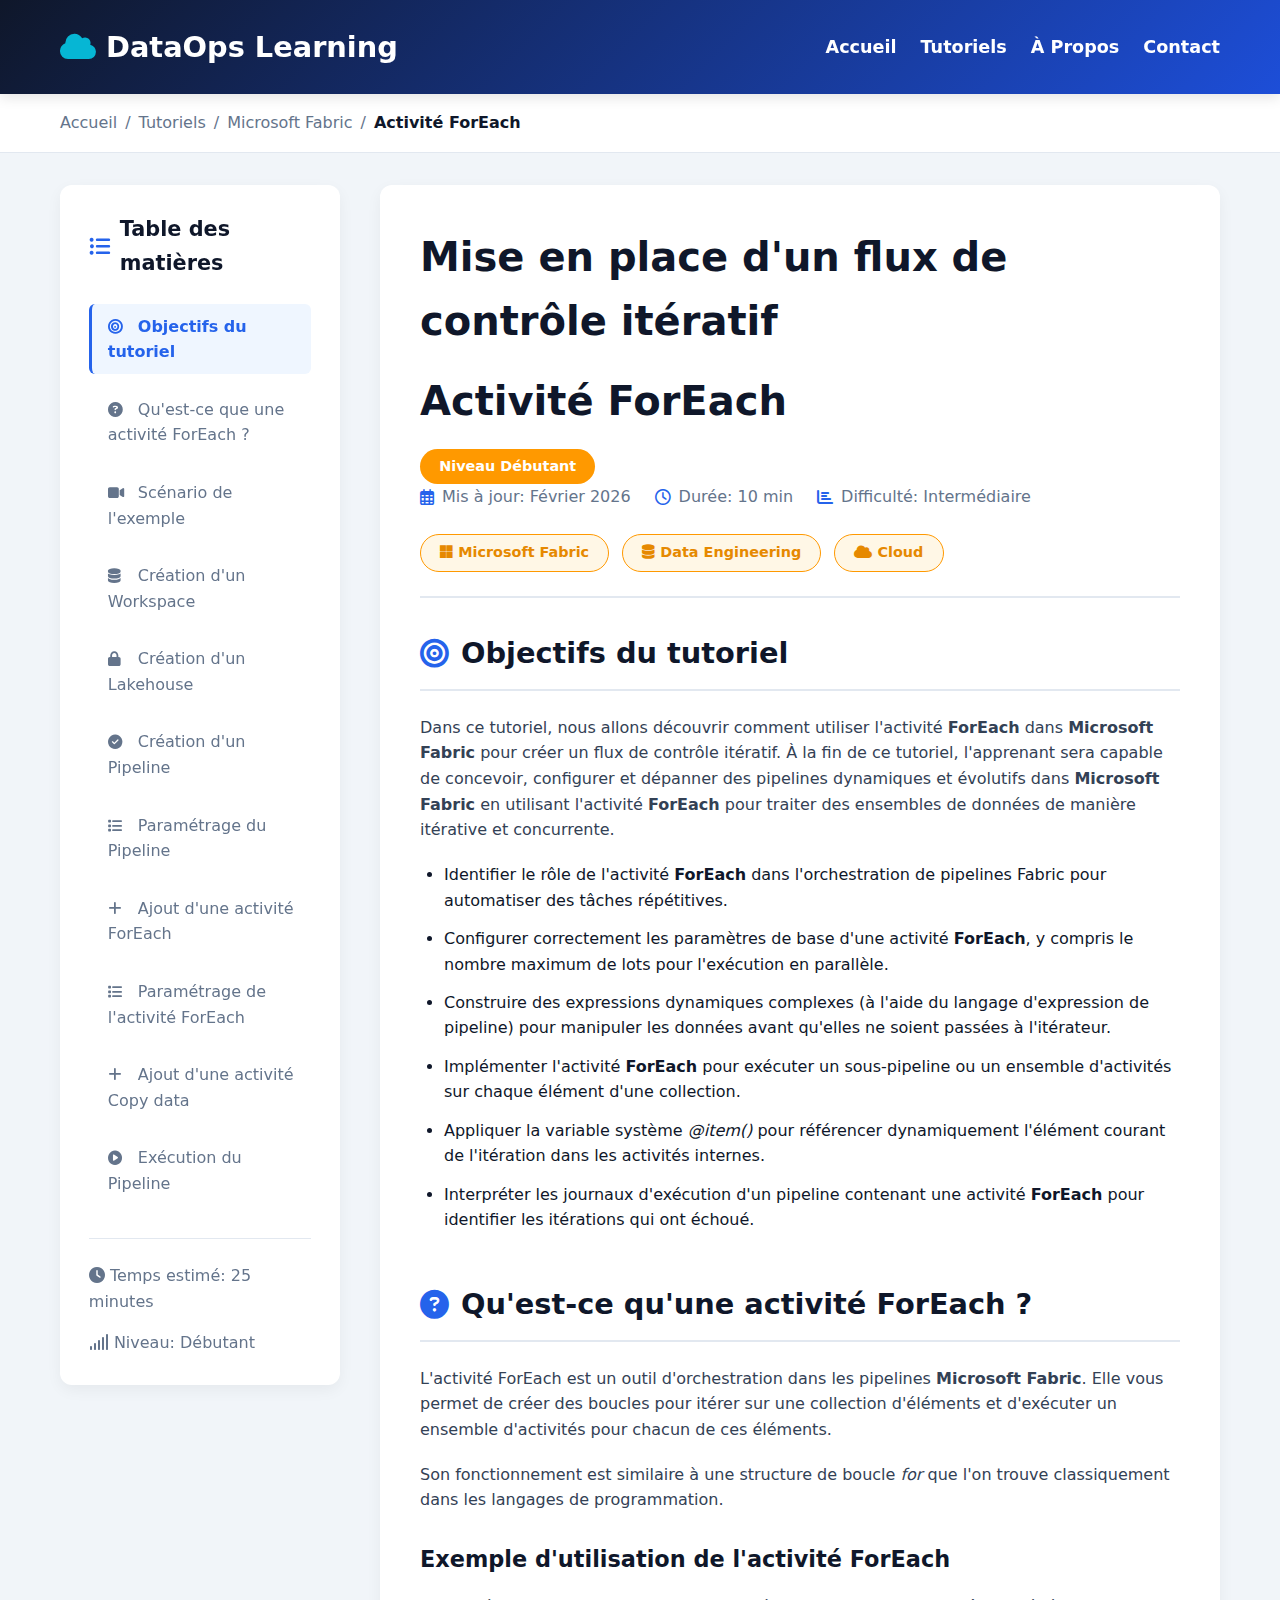
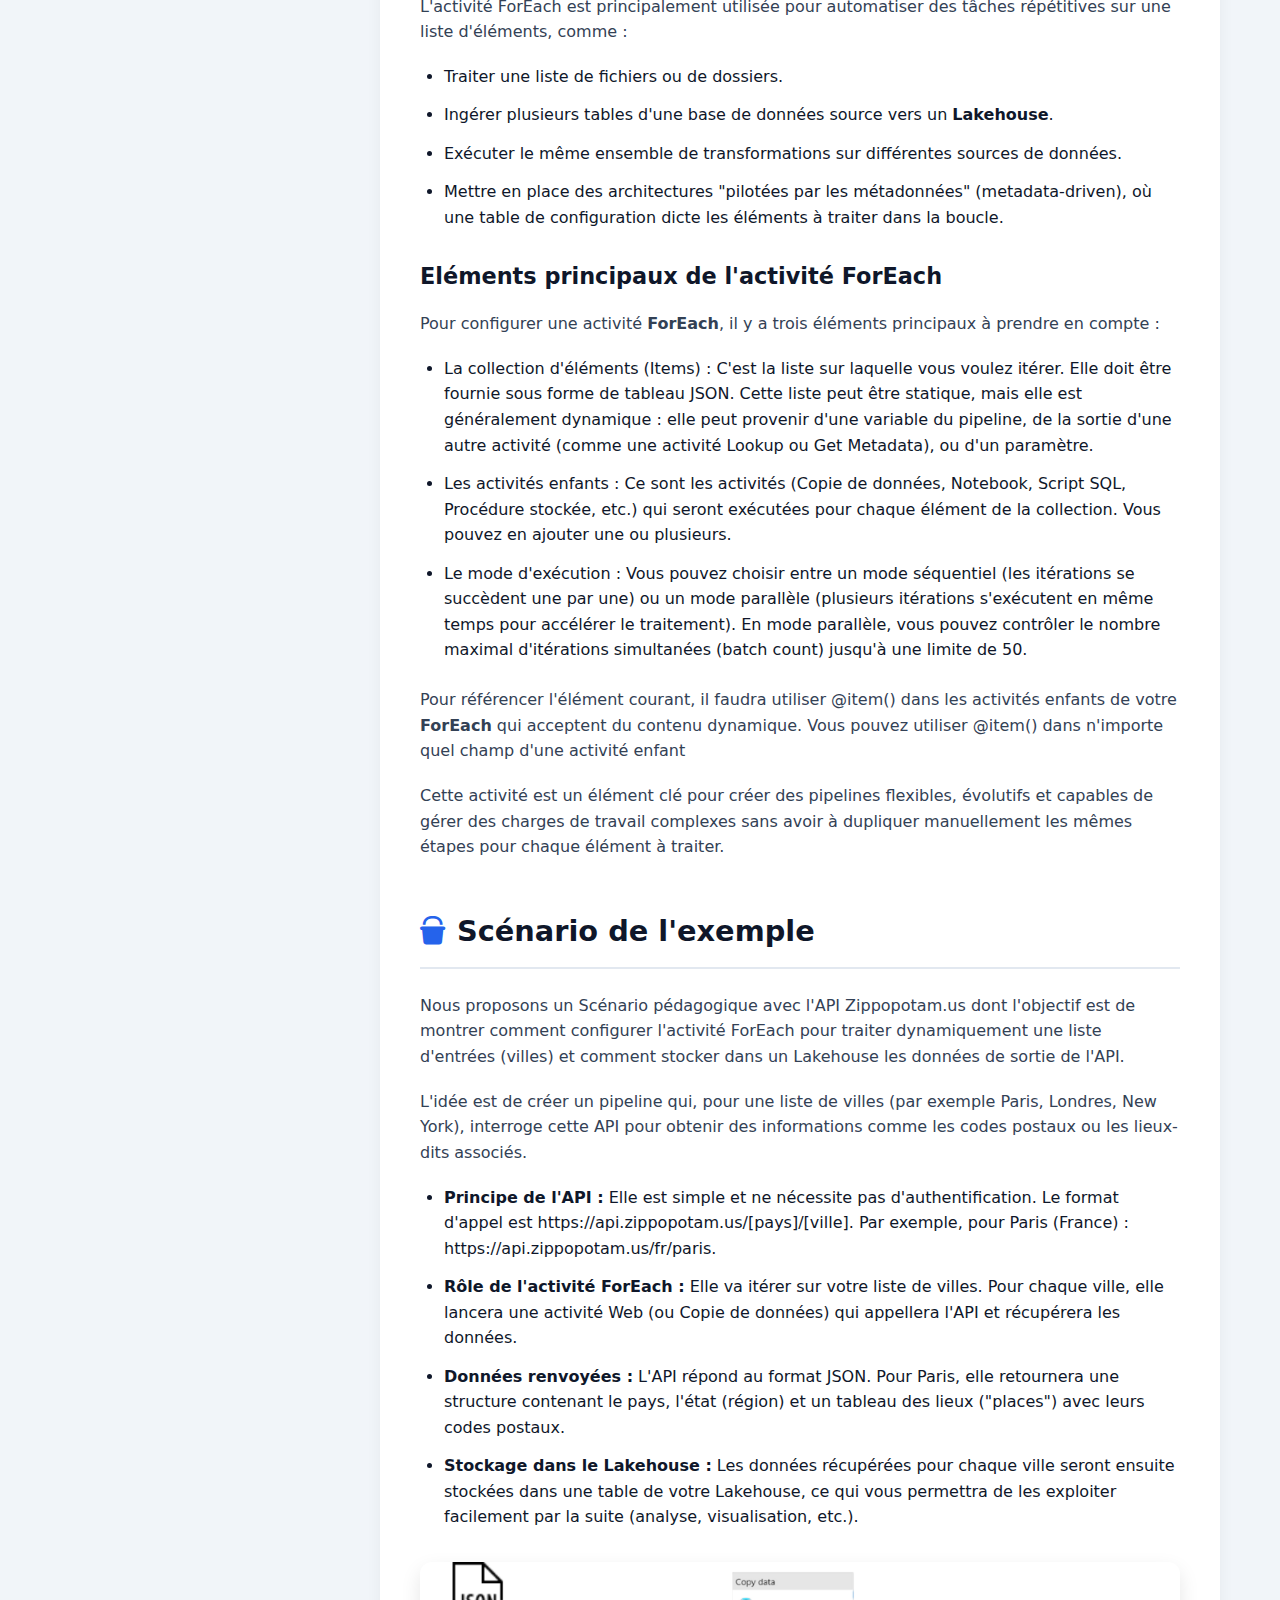
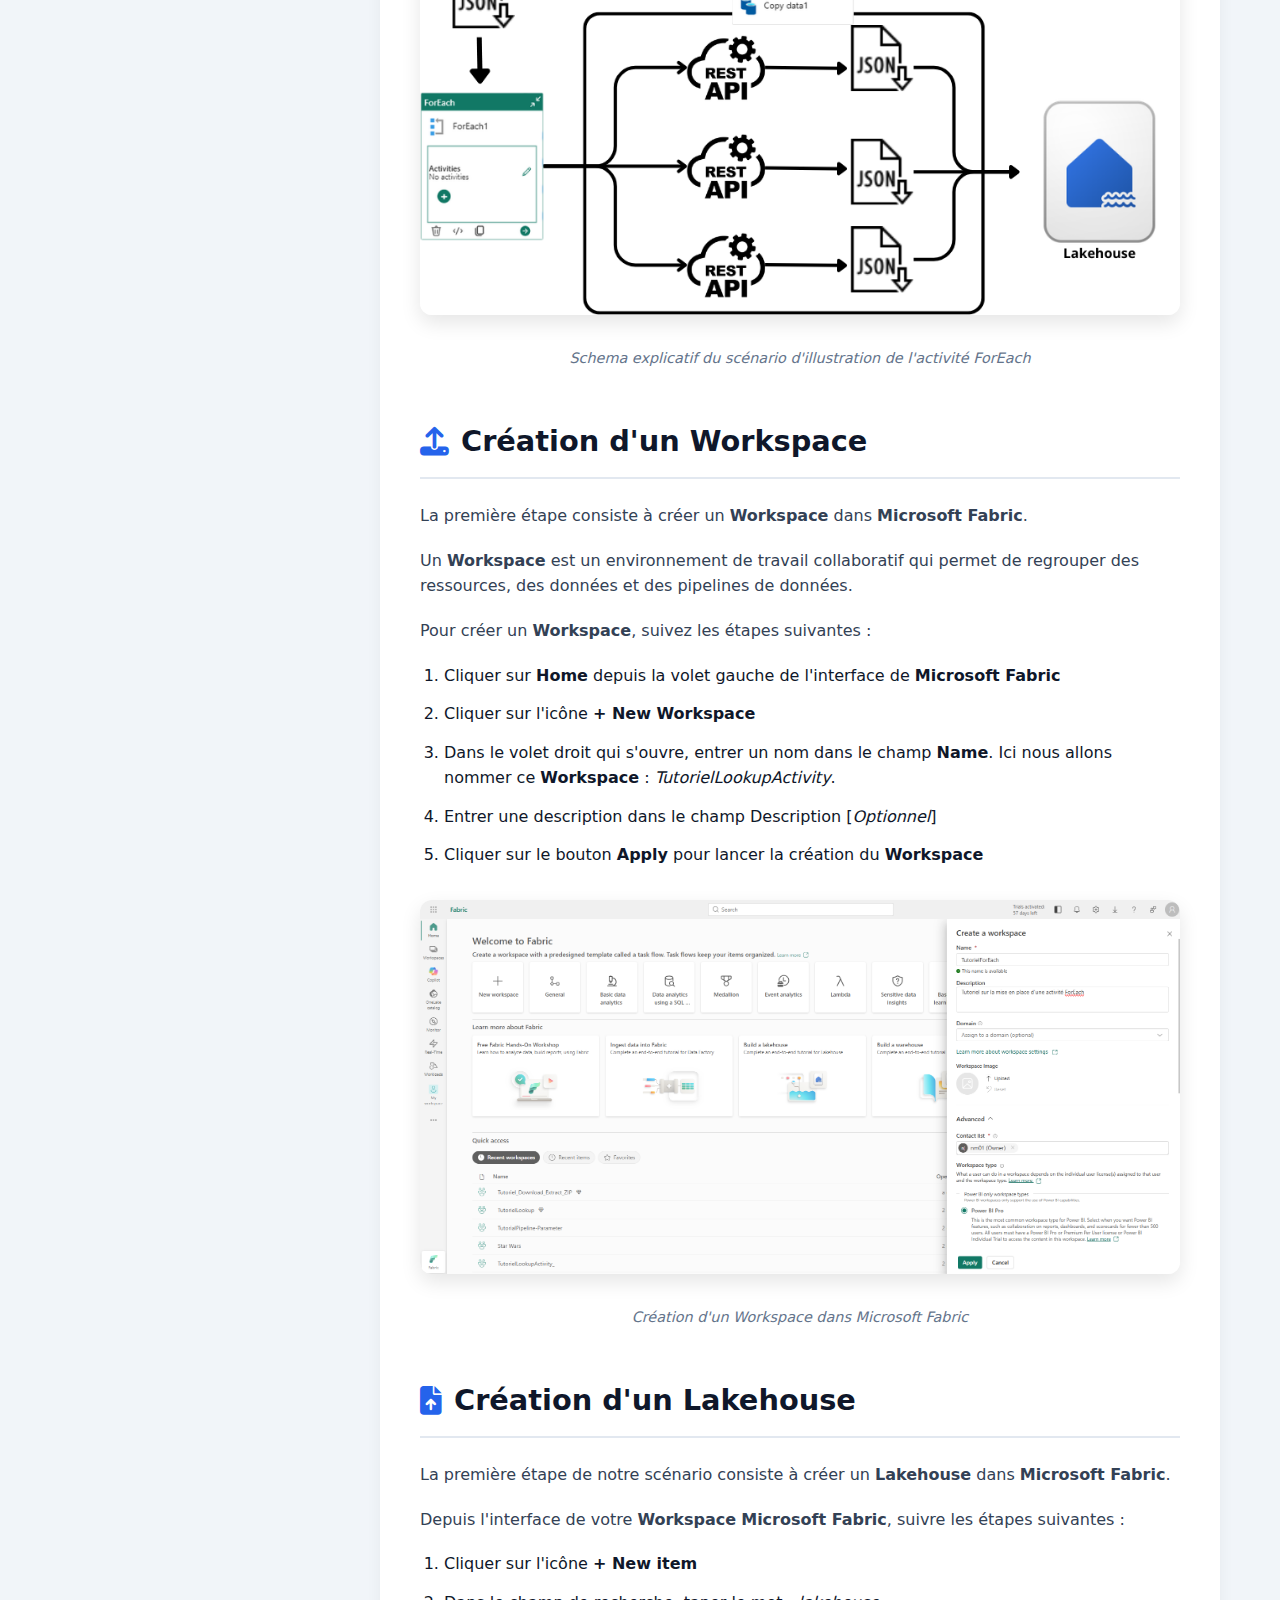
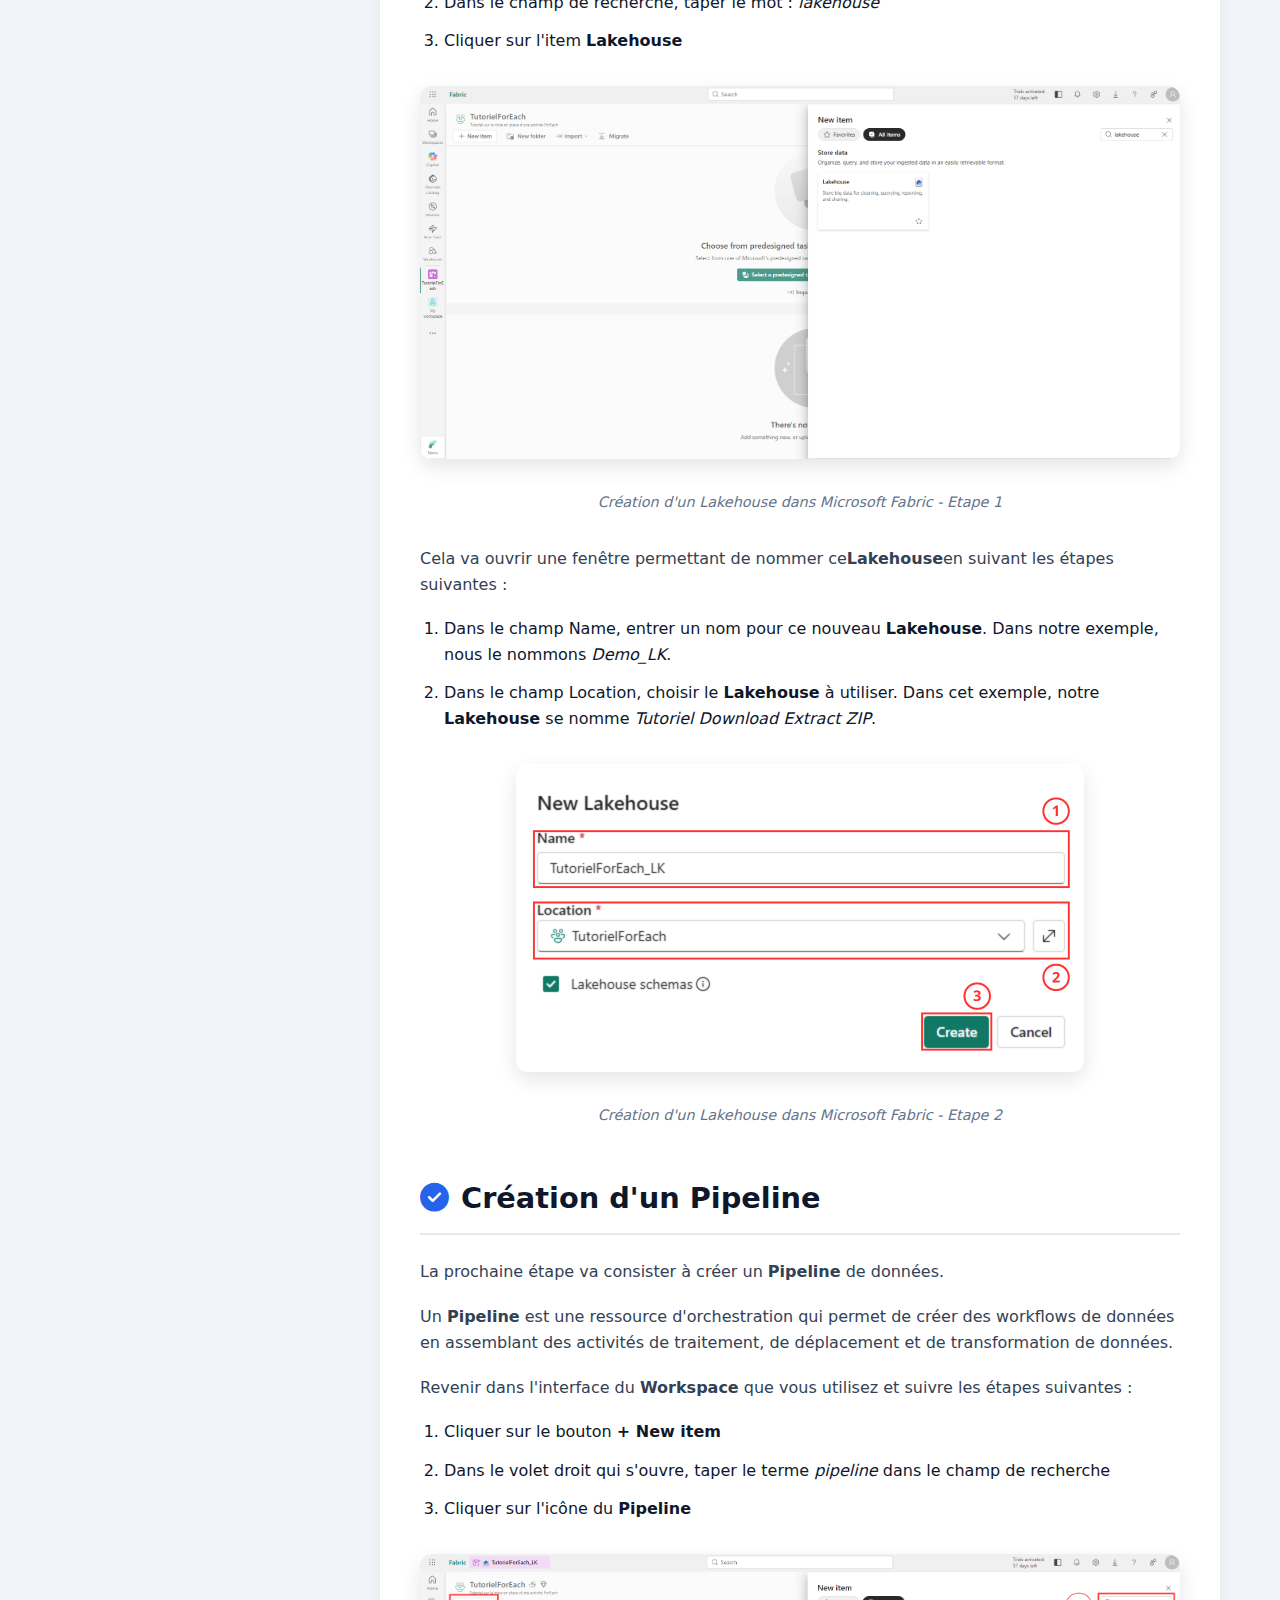
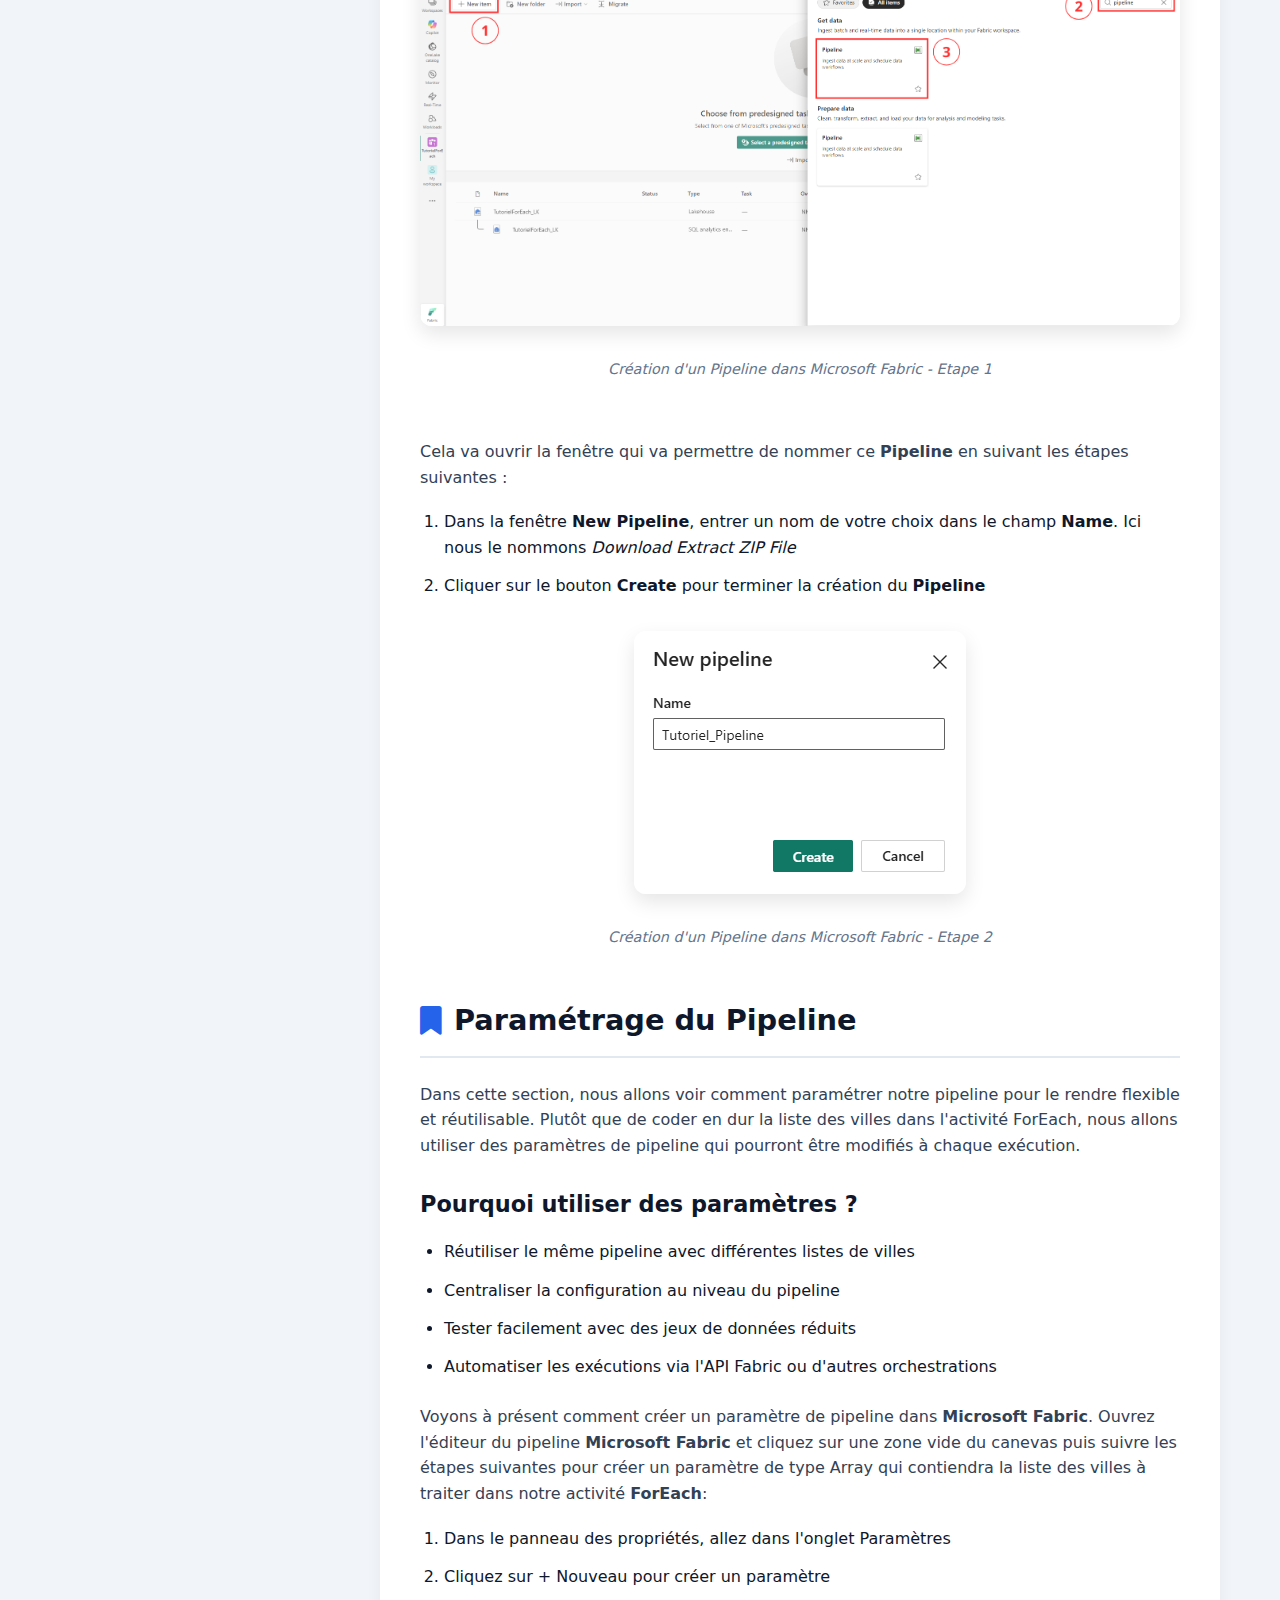
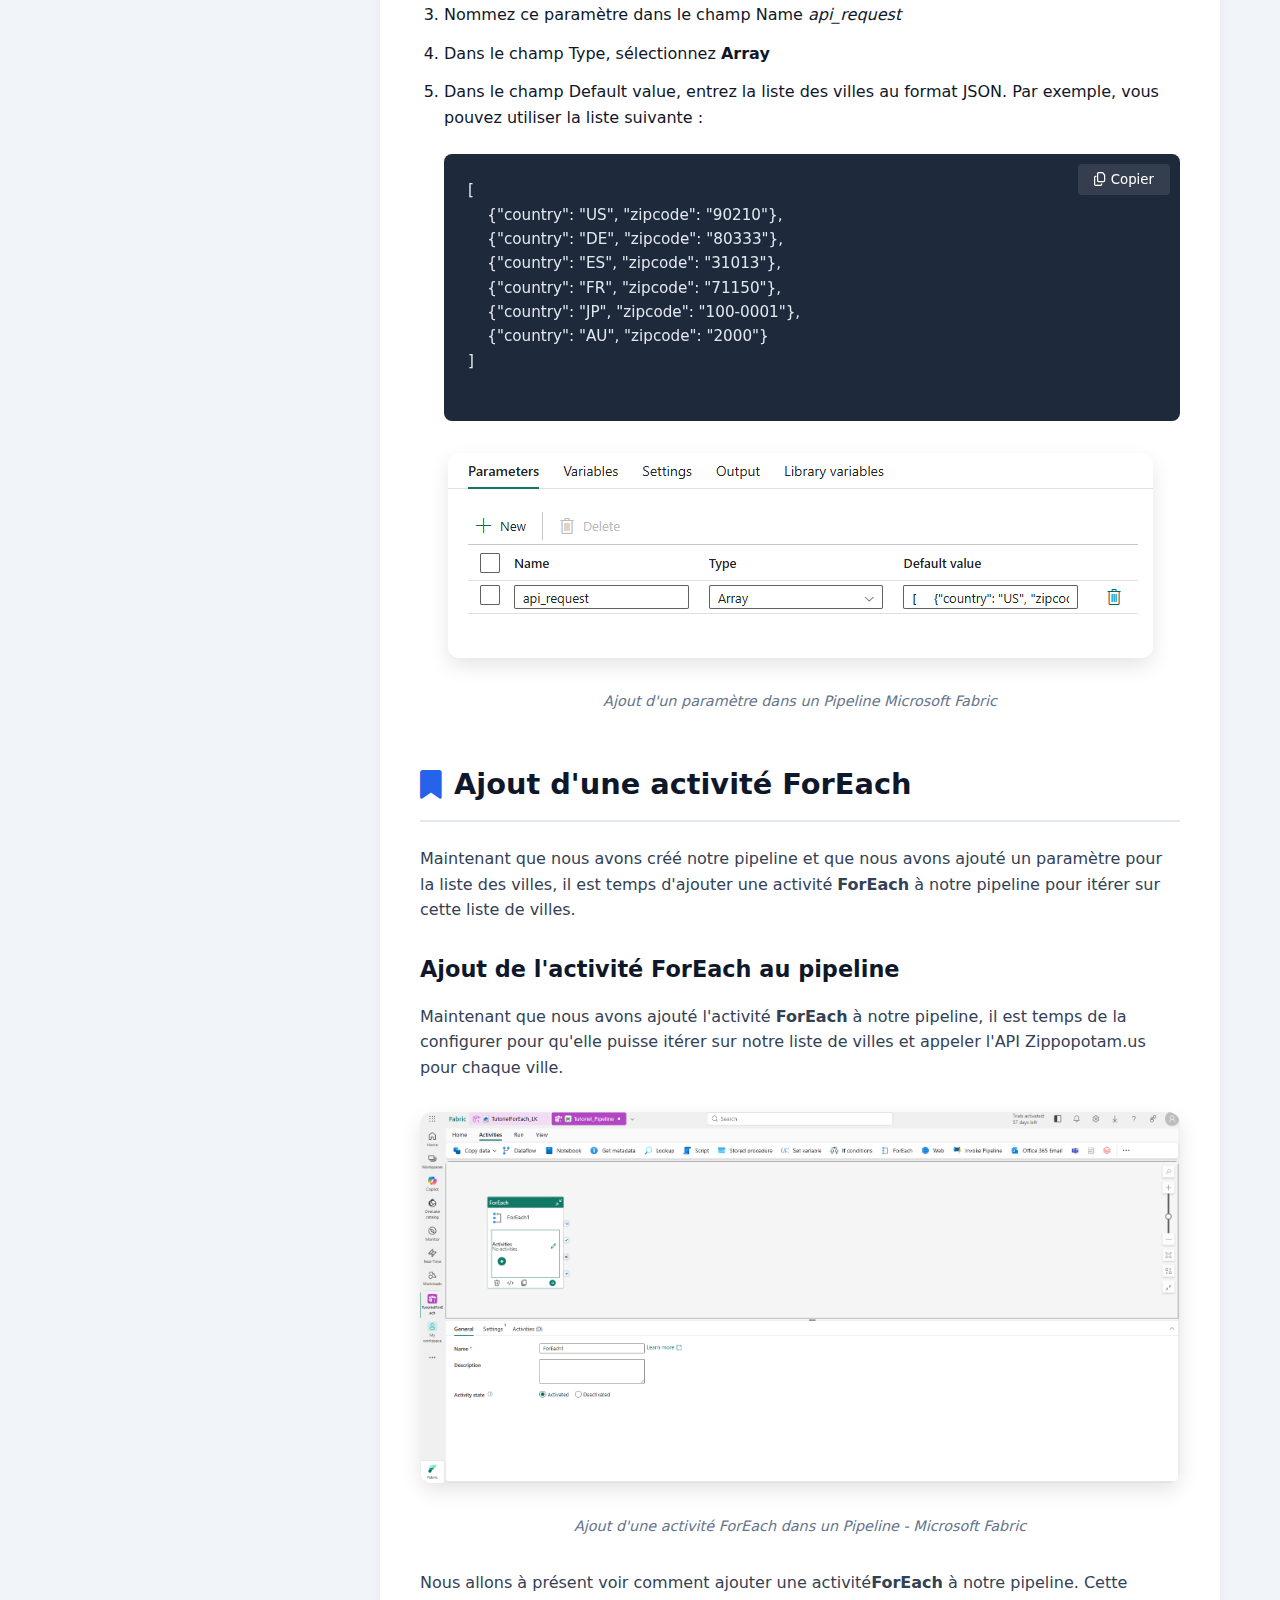
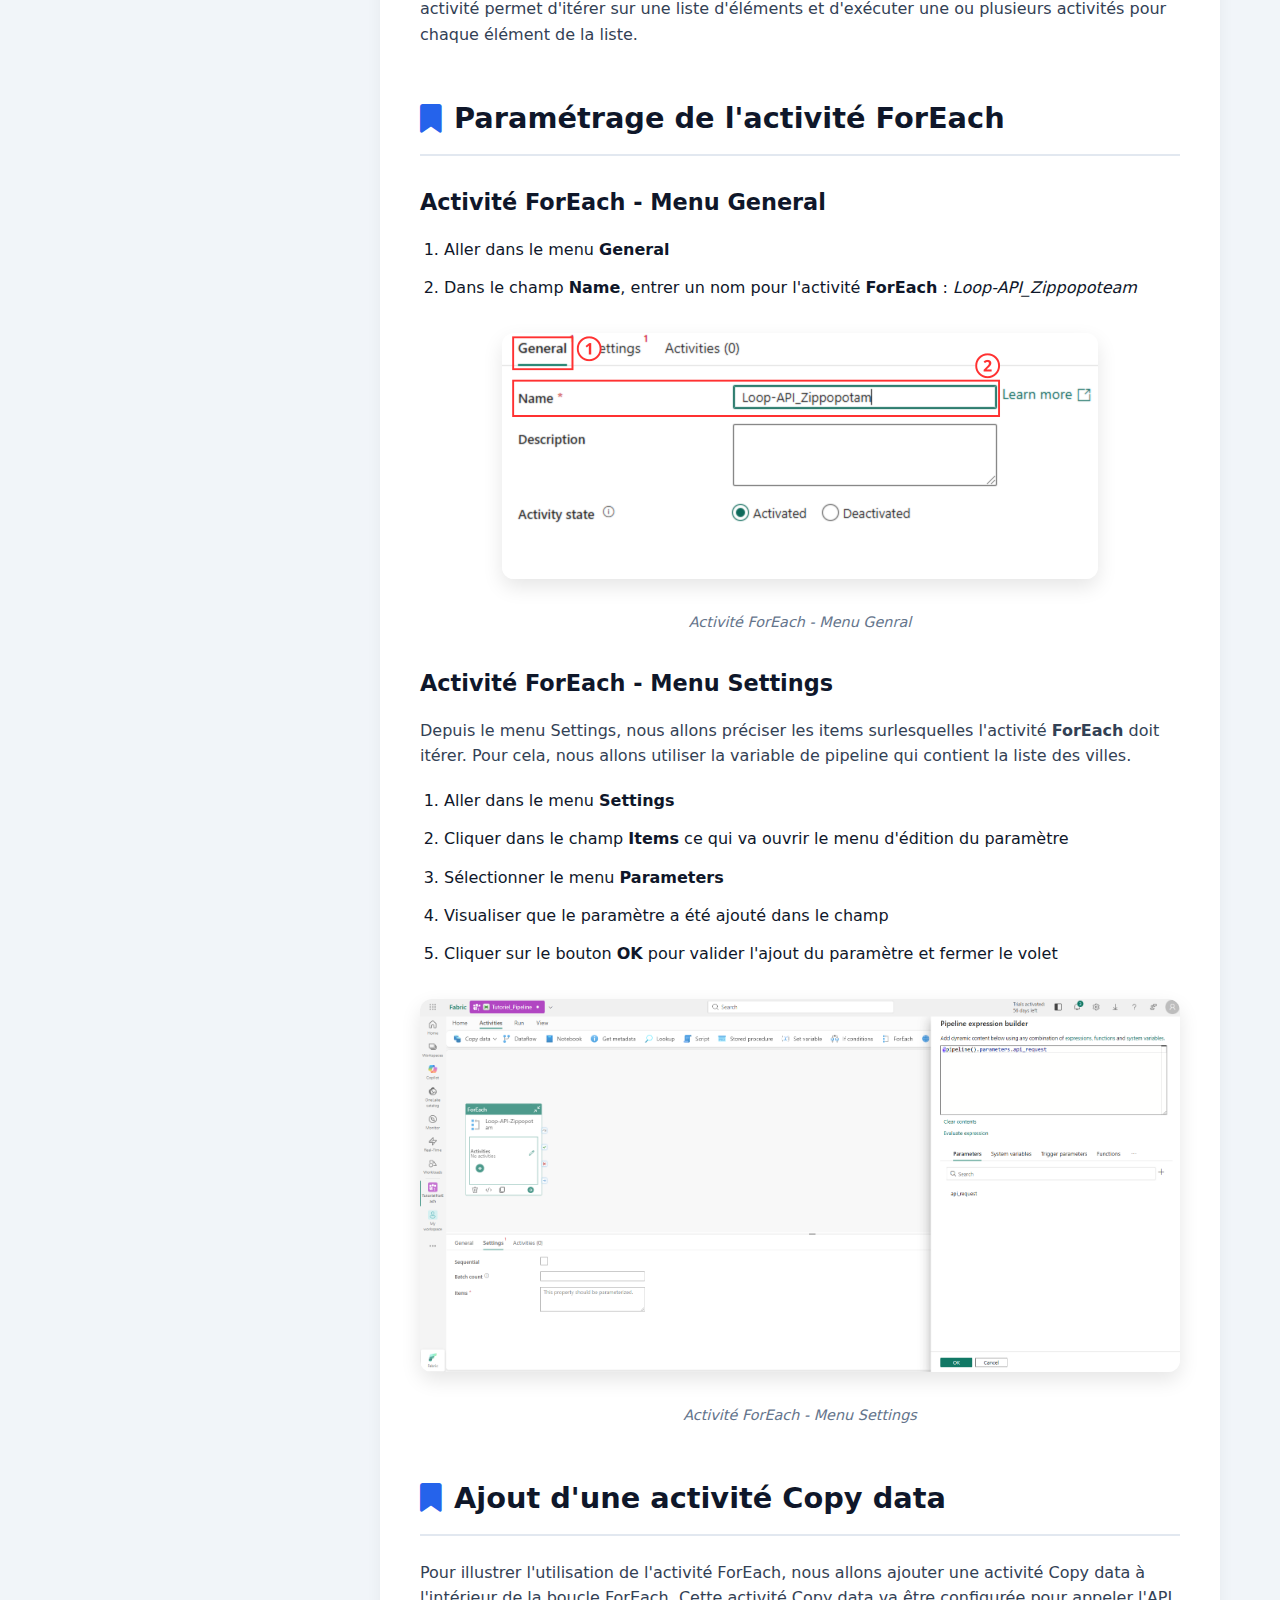
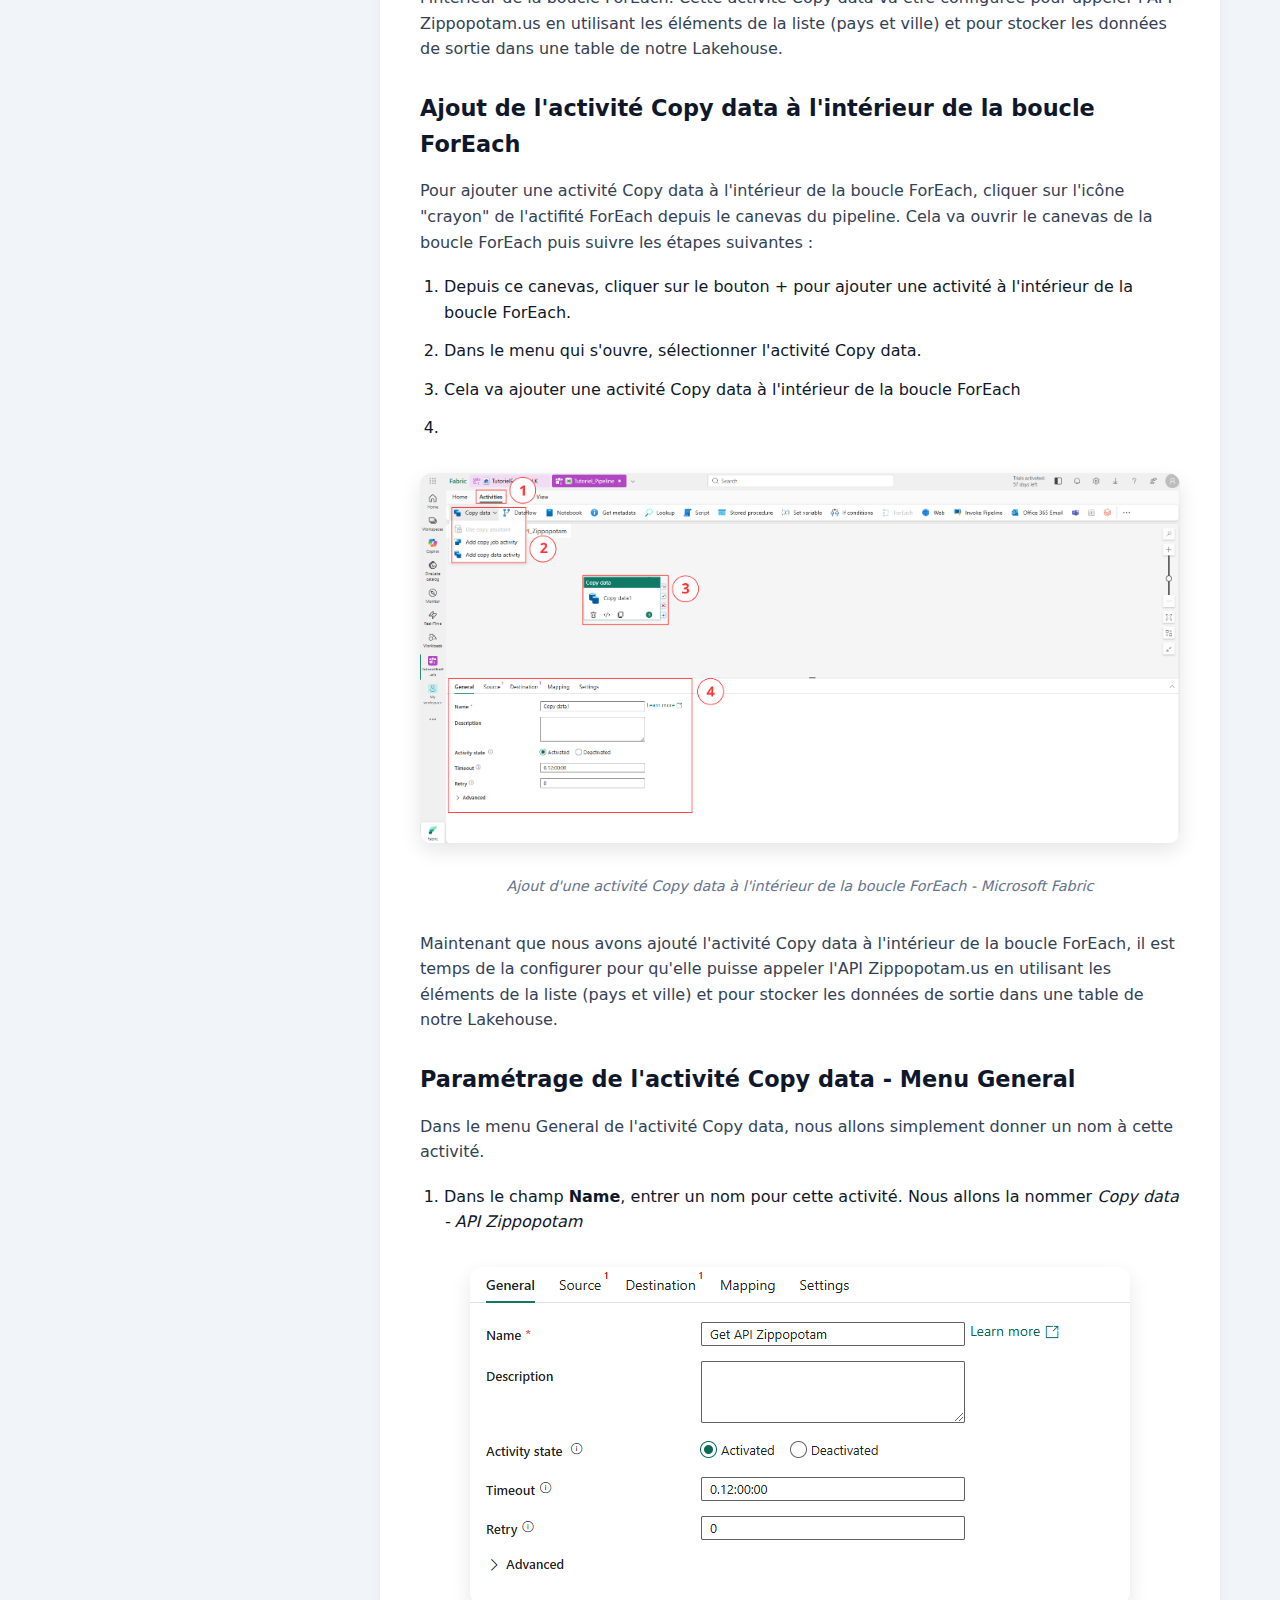
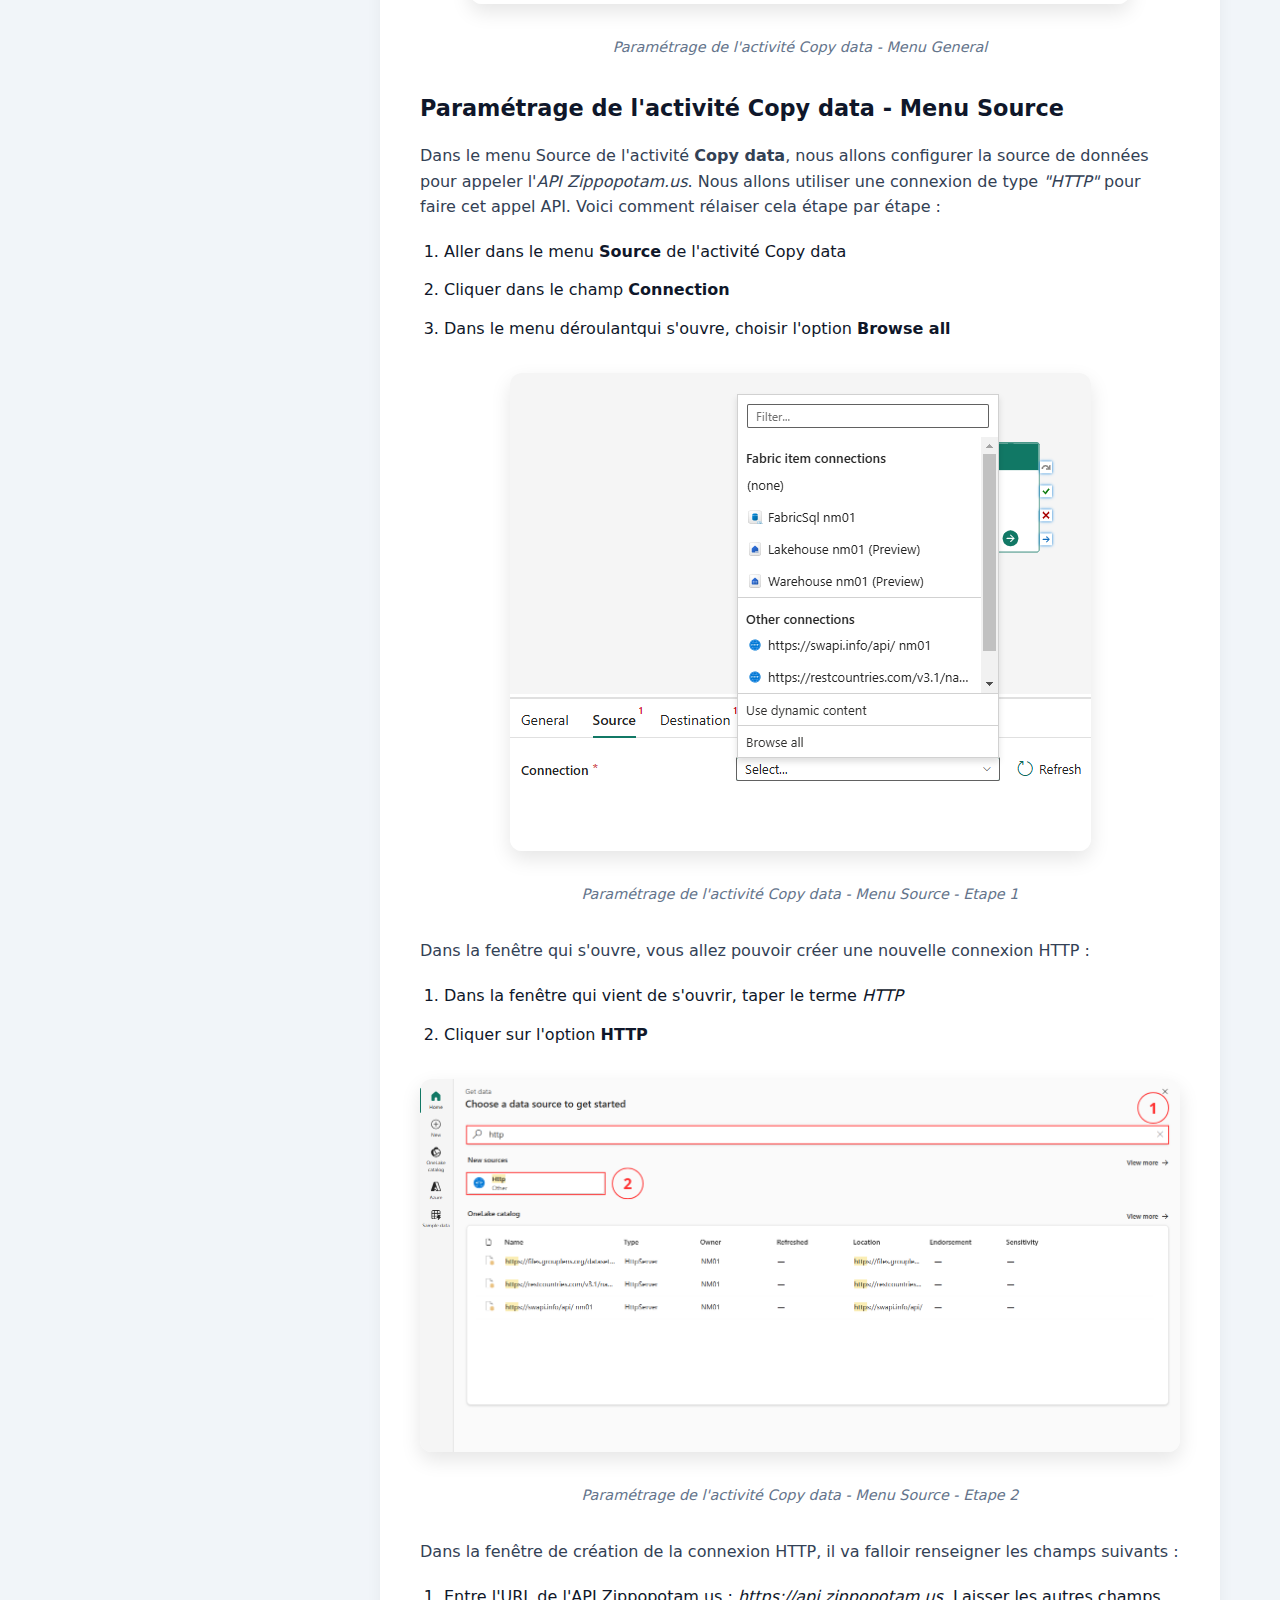
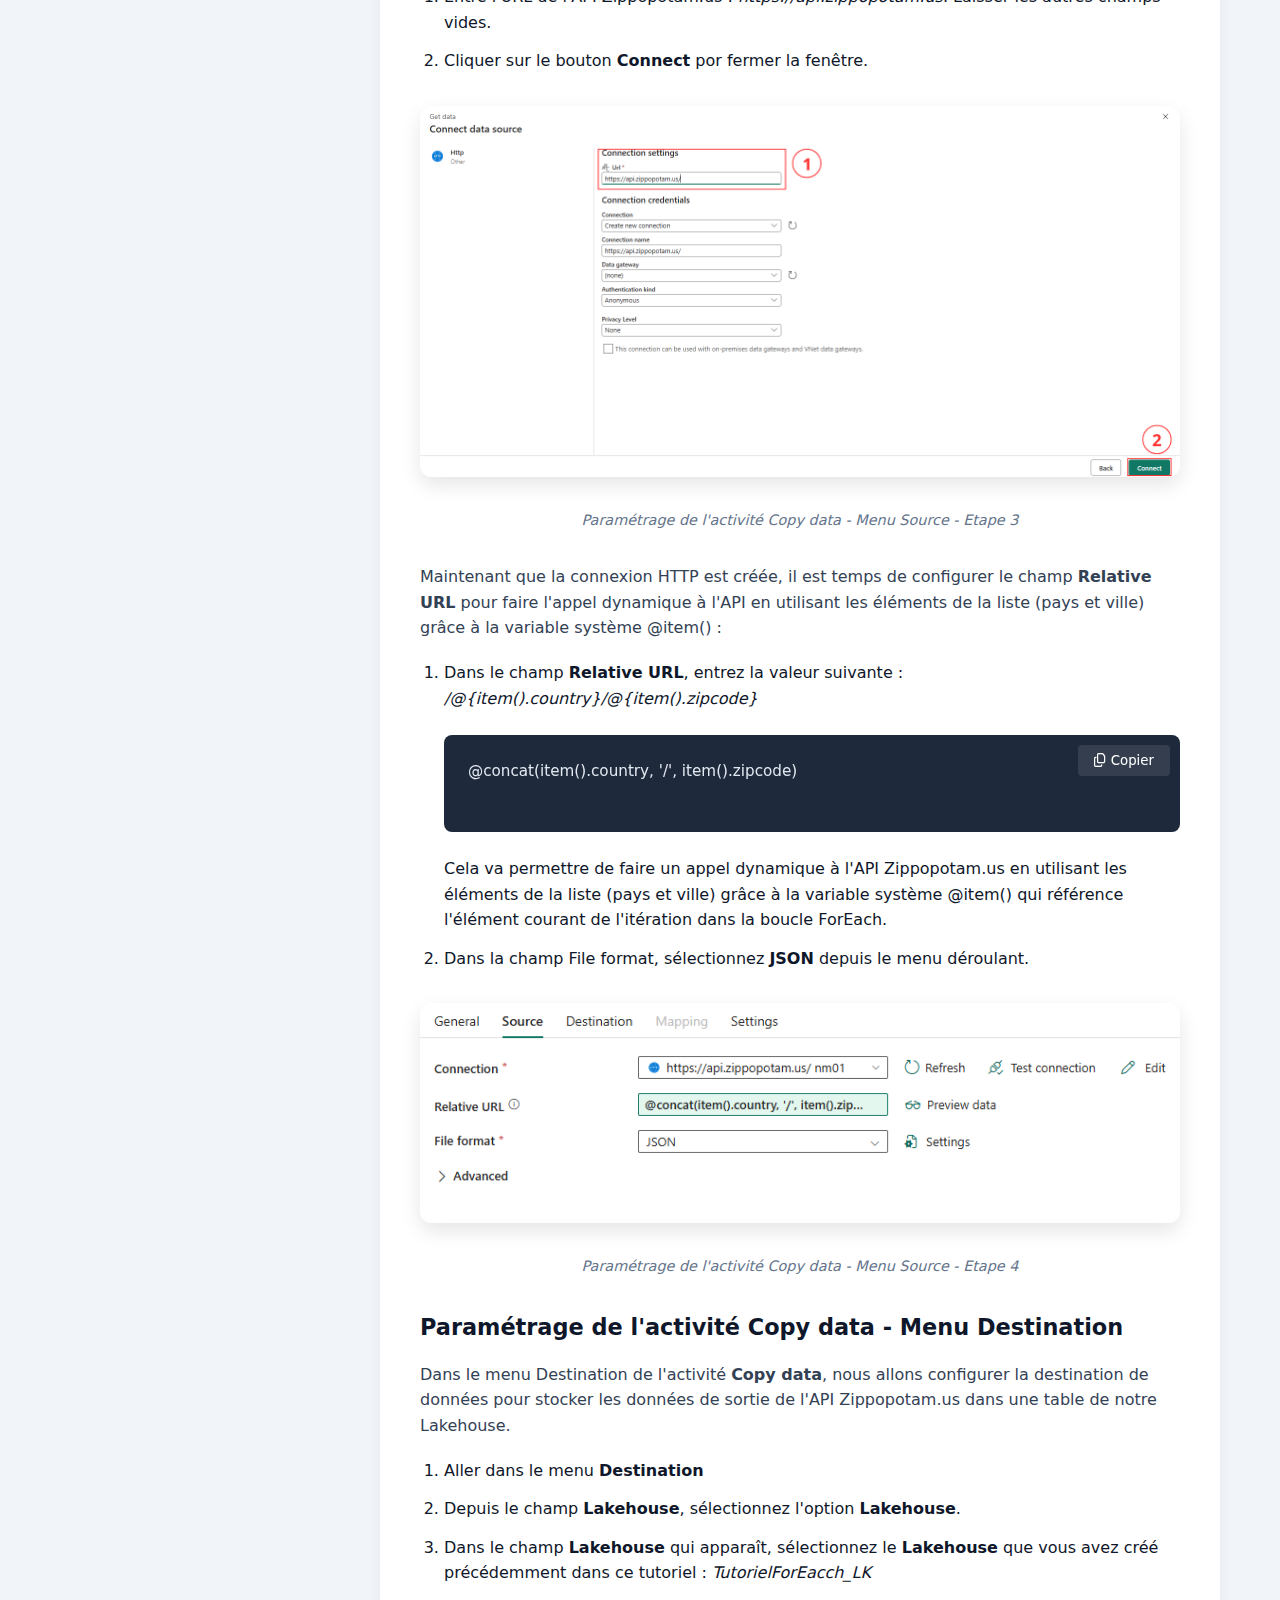
<file: tutoriels/mf-foreach-activity.html>
<!DOCTYPE html>
<html lang="fr">
<head>
    <meta charset="UTF-8">
    <meta name="viewport" content="width=device-width, initial-scale=1.0">
    <title>Tutoriel Microsoft Fabric - Activité ForEach | DataOps Learning</title>
    <link rel="stylesheet" href="https://cdnjs.cloudflare.com/ajax/libs/font-awesome/6.4.0/css/all.min.css">
    <link rel="stylesheet" href="../css/tutoriel.css">

</head>
<body>
    <!-- Header -->
    <header>
        <div class="container header-container">
            <div class="logo">
                <a href="index.html">
                    <i class="fas fa-cloud"></i>
                    <span>DataOps Learning</span>
                </a>
            </div>
            
            <button class="mobile-menu-btn" id="mobileMenuBtn">
                <i class="fas fa-bars"></i>
            </button>
            
            <nav id="mainNav">
                <ul>
                    <li><a href="index.html">Accueil</a></li>
                    <li><a href="index.html#tutorials">Tutoriels</a></li>
                    <li><a href="index.html#about">À Propos</a></li>
                    <li><a href="index.html#contact">Contact</a></li>
                </ul>
            </nav>
        </div>
    </header>

    <!-- Breadcrumb -->
    <div class="breadcrumb">
        <div class="container">
            <ul>
                <li><a href="index.html">Accueil</a></li>
                <li><a href="index.html#tutorials">Tutoriels</a></li>
                <li><a href="#">Microsoft Fabric</a></li>
                <li class="current">Activité ForEach</li>
            </ul>
        </div>
    </div>

    <!-- Main Content -->
    <div class="container">
        <div class="tutorial-wrapper">
            <!-- Table des matières -->
            <aside class="toc-sidebar">
                <h3 class="toc-title">
                    <i class="fas fa-list-ul"></i>
                    Table des matières
                </h3>
                <ul class="toc-list">
                    <li><a href="#objectifs" class="active"><i class="fas fa-bullseye"></i>Objectifs du tutoriel</a></li>
                    <li><a href="#qu-est-ce-que-foreach"><i class="fas fa-question-circle"></i>Qu'est-ce que une activité ForEach ?</a></li>
                    <li><a href="#exemple-tutoriel"><i class="fas fa-video-camera"></i>Scénario de l'exemple</a></li>
                    <li><a href="#create-workspace"><i class="fas fa-database"></i>Création d'un Workspace</a></li>
                    <li><a href="#create-lakehouse"><i class="fas fa-lock"></i>Création d'un Lakehouse</a></li>
                    <li><a href="#create-pipeline"><i class="fas fa-check-circle"></i>Création d'un Pipeline</a></li>
                    <li><a href="#setup-pipeline"><i class="fas fa-list"></i>Paramétrage du Pipeline</a></li>
                    <li><a href="#add-foreach-activity"><i class="fas fa-add"></i>Ajout d'une activité ForEach</a></li>
                    <li><a href="#setup-foreach-activity"><i class="fas fa-list"></i>Paramétrage de l'activité ForEach</a></li>
                    <li><a href="#add-copy-data-activity"><i class="fas fa-add"></i>Ajout d'une activité Copy data</a></li>
                    <li><a href="#run-pipeline"><i class="fas fa-play-circle"></i>Exécution du Pipeline</a></li>
                </ul>
                
                <div style="margin-top: 2rem; padding-top: 1.5rem; border-top: 1px solid var(--gray-light);">
                    <p style="color: var(--gray); margin-bottom: 1rem;">
                        <i class="fas fa-clock"></i> Temps estimé: 25 minutes
                    </p>
                    <p style="color: var(--gray);">
                        <i class="fas fa-signal"></i> Niveau: Débutant
                    </p>
                </div>
            </aside>

            <!-- Contenu principal -->
            <main class="tutorial-content">
                <!-- En-tête -->
                <div class="tutorial-header">
                    <h1>Mise en place d'un flux de contrôle itératif</h1>
                    <h1>Activité ForEach</h1>
                    <span class="level-badge">Niveau Débutant</span>
                    
                    <div class="tutorial-meta">
                        <span class="meta-item">
                            <i class="far fa-calendar-alt"></i> Mis à jour: Février 2026
                        </span>
                        <span class="meta-item">
                            <i class="far fa-clock"></i> Durée: 10 min
                        </span>
                        <span class="meta-item">
                            <i class="fas fa-chart-bar"></i> Difficulté: Intermédiaire
                        </span>
                    </div>
                    
                    <div class="tech-stack">
                        <span class="tech-tag"><i class="fab fa-microsoft"></i> Microsoft Fabric</span>
                        <span class="tech-tag"><i class="fas fa-database"></i> Data Engineering</span>
                        <span class="tech-tag"><i class="fas fa-cloud"></i> Cloud</span>
                    </div>
                </div>

                <!-- Section: Objectifs du tutoriel -->
                <section id="objectifs" class="tutorial-section">
                    <h2><i class="fas fa-bullseye"></i> Objectifs du tutoriel</h2>

                    <p>Dans ce tutoriel, nous allons découvrir comment utiliser l'activité <b>ForEach</b> dans <b>Microsoft Fabric</b> pour créer un flux de contrôle itératif.              
                       À la fin de ce tutoriel, l'apprenant sera capable de concevoir, configurer et dépanner des pipelines dynamiques et évolutifs dans 
                       <b>Microsoft Fabric</b> en utilisant l'activité <b>ForEach</b> pour traiter des ensembles de données de manière itérative et concurrente. </p>
                

                    <ul style="margin-left: 1.5rem; margin-bottom: 1.5rem;">
                            <li style="margin-bottom: 0.8rem;">Identifier le rôle de l'activité <b>ForEach</b> dans l'orchestration de pipelines Fabric pour automatiser des tâches répétitives.</li>
                            <li style="margin-bottom: 0.8rem;">Configurer correctement les paramètres de base d'une activité <b>ForEach</b>, y compris le nombre maximum de lots pour l'exécution en parallèle.</li>
                            <li style="margin-bottom: 0.8rem;">Construire des expressions dynamiques complexes (à l'aide du langage d'expression de pipeline) pour manipuler les données avant qu'elles ne soient passées à l'itérateur.</li>
                            <li style="margin-bottom: 0.8rem;">Implémenter l'activité <b>ForEach</b> pour exécuter un sous-pipeline ou un ensemble d'activités sur chaque élément d'une collection.</li>
                            <li style="margin-bottom: 0.8rem;">Appliquer la variable système <i>@item()</i> pour référencer dynamiquement l'élément courant de l'itération dans les activités internes.</li>
                            <li style="margin-bottom: 0.8rem;">Interpréter les journaux d'exécution d'un pipeline contenant une activité <b>ForEach</b> pour identifier les itérations qui ont échoué.</li>
                    </ul>
                </section>

                <!-- Section: Qu'est-ce qu'une activité ForEach -->
                <section id="qu-est-ce-que-foreach" class="tutorial-section">
                    <h2><i class="fas fa-question-circle"></i> Qu'est-ce qu'une activité ForEach ?</h2>

                        <p>L'activité ForEach est un outil d'orchestration dans les pipelines <b>Microsoft Fabric</b>. 
                            Elle vous permet de créer des boucles pour itérer sur une collection d'éléments et d'exécuter un ensemble d'activités 
                            pour chacun de ces éléments.</p>

                        <p>Son fonctionnement est similaire à une structure de boucle <i>for</i> que l'on trouve classiquement 
                            dans les langages de programmation.</p>                            

                        <h3>Exemple d'utilisation de l'activité ForEach</h3>

                            <p>L'activité ForEach est principalement utilisée pour automatiser des tâches répétitives sur une liste d'éléments, comme :</p>

                            <ul style="margin-left: 1.5rem; margin-bottom: 1.5rem;">
                                    <li style="margin-bottom: 0.8rem;">Traiter une liste de fichiers ou de dossiers.</li>
                                    <li style="margin-bottom: 0.8rem;">Ingérer plusieurs tables d'une base de données source vers un <b>Lakehouse</b>.</li>
                                    <li style="margin-bottom: 0.8rem;">Exécuter le même ensemble de transformations sur différentes sources de données.</li>
                                    <li style="margin-bottom: 0.8rem;">Mettre en place des architectures "pilotées par les métadonnées" (metadata-driven), 
                                        où une table de configuration dicte les éléments à traiter dans la boucle.</li>
                            </ul>

                        <h3>Eléments principaux de l'activité ForEach</h3>
                                <p>Pour configurer une activité <b>ForEach</b>, il y a trois éléments principaux à prendre en compte :</p>

                                <ul style="margin-left: 1.5rem; margin-bottom: 1.5rem;">
                                        <li style="margin-bottom: 0.8rem;">La collection d'éléments (Items) : C'est la liste sur laquelle vous voulez itérer. 
                                            Elle doit être fournie sous forme de tableau JSON. 
                                            Cette liste peut être statique, mais elle est généralement dynamique : elle peut provenir d'une variable du pipeline, 
                                            de la sortie d'une autre activité (comme une activité Lookup ou Get Metadata), ou d'un paramètre.</li>
                                        <li style="margin-bottom: 0.8rem;">Les activités enfants : Ce sont les activités (Copie de données, Notebook, Script SQL, Procédure stockée, etc.) 
                                            qui seront exécutées pour chaque élément de la collection. Vous pouvez en ajouter une ou plusieurs.</li>
                                        <li style="margin-bottom: 0.8rem;">Le mode d'exécution : Vous pouvez choisir entre un mode séquentiel 
                                            (les itérations se succèdent une par une) ou un mode parallèle (plusieurs itérations s'exécutent en même temps pour accélérer le traitement). 
                                            En mode parallèle, vous pouvez contrôler le nombre maximal d'itérations simultanées (batch count) jusqu'à une limite de 50.</li>
                                </ul>               

                            <p>Pour référencer l'élément courant, il faudra utiliser @item() dans les activités enfants de votre <b>ForEach</b> qui acceptent du contenu dynamique.
                                Vous pouvez utiliser @item() dans n'importe quel champ d'une activité enfant </p>

                            <p>Cette activité est un élément clé pour créer des pipelines flexibles, évolutifs et capables de gérer des charges de travail complexes sans avoir 
                                à dupliquer manuellement les mêmes étapes pour chaque élément à traiter.</p>
                </section>

                <!-- Section: Scénario de l'exemple -->
                <section id="exemple-tutoriel" class="tutorial-section">
                    <h2><i class="fas fa-bucket"></i> Scénario de l'exemple</h2>
                
                        <p>Nous proposons un Scénario pédagogique avec l'API Zippopotam.us dont l'objectif est de montrer comment configurer l'activité ForEach 
                            pour traiter dynamiquement une liste d'entrées (villes) et comment stocker dans un Lakehouse les données de sortie de l'API.</p>

                        <p>L'idée est de créer un pipeline qui, pour une liste de villes (par exemple Paris, Londres, New York), interroge cette API pour obtenir des informations comme les codes postaux 
                        ou les lieux-dits associés.</p>

                        <ul style="margin-left: 1.5rem; margin-bottom: 1.5rem;">
                            <li style="margin-bottom: 0.8rem;"><b>Principe de l'API :</b> Elle est simple et ne nécessite pas d'authentification. 
                                Le format d'appel est https://api.zippopotam.us/[pays]/[ville]. 
                                Par exemple, pour Paris (France) : https://api.zippopotam.us/fr/paris.</li>
                            <li style="margin-bottom: 0.8rem;"><b>Rôle de l'activité ForEach :</b> Elle va itérer sur votre liste de villes. 
                                Pour chaque ville, elle lancera une activité Web (ou Copie de données) qui appellera l'API et récupérera les données.</li>
                            <li style="margin-bottom: 0.8rem;"><b>Données renvoyées :</b> L'API répond au format JSON. 
                                Pour Paris, elle retournera une structure contenant le pays, l'état (région) et un tableau des lieux ("places") avec leurs codes postaux.</li>
                            <li style="margin-bottom: 0.8rem;"><b>Stockage dans le Lakehouse :</b> Les données récupérées pour chaque ville seront ensuite stockées dans une table de votre Lakehouse, 
                                            ce qui vous permettra de les exploiter facilement par la suite (analyse, visualisation, etc.).</li>
                        </ul>

                        <figure class="image-container">
                            <img src="../assets/images/mf-foreach-activity/schema-foreach.png" 
                                 alt="Schema explicatif du scénario d'illustration de l'activité ForEach"
                                 class="tutorial-image">
                            <figcaption><i>Schema explicatif du scénario d'illustration de l'activité ForEach</i></figcaption>
                        </figure>
                </section>

                <!-- Section: Création d'un Workspace -->
                <section id="create-workspace" class="tutorial-section">
                    <h2><i class="fas fa-upload"></i> Création d'un Workspace</h2>
 
                        <p>La première étape consiste à créer un <b>Workspace</b> dans <b>Microsoft Fabric</b>.</p>

                        <p>Un <b>Workspace</b> est un environnement de travail collaboratif qui permet de regrouper des ressources, des données et des pipelines de données.</p>
                        <p>Pour créer un <b>Workspace</b>, suivez les étapes suivantes :</p>

                        <ol style="margin-left: 1.5rem; margin-bottom: 1.5rem;">
                            <li style="margin-bottom: 0.8rem;">Cliquer sur <b>Home</b> depuis la volet gauche de l'interface de <b>Microsoft Fabric</b></li>
                            <li style="margin-bottom: 0.8rem;">Cliquer sur l'icône <b>+ New Workspace</b></li>
                            <li style="margin-bottom: 0.8rem;">Dans le volet droit qui s'ouvre, entrer un nom dans le champ <b>Name</b>. Ici nous allons nommer ce <b>Workspace</b> : <i>TutorielLookupActivity</i>.</li>
                            <li style="margin-bottom: 0.8rem;">Entrer une description dans le champ Description [<i>Optionnel</i>]</li>
                            <li style="margin-bottom: 0.8rem;">Cliquer sur le bouton <b>Apply</b> pour lancer la création du <b>Workspace</b></li>
                        </ol>      
                    
                        <figure class="image-container">
                            <img src="../assets/images/mf-foreach-activity/create-workspace.png" 
                                 alt="Création d'un Workspace dans Microsoft Fabric"
                                 class="tutorial-image">
                            <figcaption><i>Création d'un Workspace dans Microsoft Fabric</i></figcaption>
                        </figure>
                </section>

                <!-- Section: Création d'un Lakehouse -->
                <section id="#create-lakehouse" class="tutorial-section">
                    <h2><i class="fas fa-file-upload"></i> Création d'un Lakehouse</h2>
                        <p>La première étape de notre scénario consiste à créer un <b>Lakehouse</b> dans <b>Microsoft Fabric</b>. </p>

                        <p>Depuis l'interface de votre <b>Workspace</b> <b>Microsoft Fabric</b>, suivre les étapes suivantes :

                        <ol style="margin-left: 1.5rem; margin-bottom: 1.5rem;">
                            <li style="margin-bottom: 0.8rem;">Cliquer sur l'icône <b>+ New item</b></li>
                            <li style="margin-bottom: 0.8rem;">Dans le champ de recherche, taper le mot : <i>lakehouse</i></li>
                            <li style="margin-bottom: 0.8rem;">Cliquer sur l'item <b>Lakehouse</b></li>
                        </ol>

                        <figure  class="image-container">
                            <img src="../assets/images/mf-foreach-activity/create-lakehouse-00.png" 
                                alt="Création d'un Lakehouse dans Microsoft Fabric"
                                class="tutorial-image">
                            <figcaption><i>Création d'un Lakehouse dans Microsoft Fabric - Etape 1</i></figcaption>
                        </figure>

                        <p>Cela va ouvrir une fenêtre permettant de nommer ce<b>Lakehouse</b>en suivant les étapes suivantes : </p>

                        <ol style="margin-left: 1.5rem; margin-bottom: 1.5rem;">
                            <li style="margin-bottom: 0.8rem;">Dans le champ Name, entrer un nom pour ce nouveau <b>Lakehouse</b>. Dans notre exemple, nous le nommons <i>Demo_LK</i>.</li>
                            <li style="margin-bottom: 0.8rem;">Dans le champ Location, choisir le <b>Lakehouse</b> à utiliser. Dans cet exemple, notre <b>Lakehouse</b> se nomme <i>Tutoriel Download Extract ZIP</i>.</li>
                        </ol>

                        <figure  class="image-container">
                            <img src="../assets/images/mf-foreach-activity/create-lakehouse-01.png" 
                                alt="Création d'un Lakehouse dans Microsoft Fabric"
                                class="tutorial-image">
                            <figcaption><i>Création d'un Lakehouse dans Microsoft Fabric - Etape 2</i></figcaption>
                        </figure>
                </section>

                <!-- Section: Création d'un Pipeline -->
                <section id="create-pipeline" class="tutorial-section">
                    <h2><i class="fas fa-check-circle"></i>Création d'un Pipeline</h2>
                        <p>La prochaine étape va consister à créer un <b>Pipeline</b> de données. </p>

                        <p>Un <b>Pipeline</b> est une ressource d'orchestration qui permet de créer des workflows de données en assemblant des activités de traitement, de déplacement et de transformation de données.</p>

                        <p>Revenir dans l'interface du <b>Workspace</b> que vous utilisez et suivre les étapes suivantes :</p>   

                        <ol style="margin-left: 1.5rem; margin-bottom: 1.5rem;">
                            <li style="margin-bottom: 0.8rem;">Cliquer sur le bouton <b>+ New item</b></li>
                            <li style="margin-bottom: 0.8rem;">Dans le volet droit qui s'ouvre, taper le terme <i>pipeline</i> dans le champ de recherche</li>
                            <li style="margin-bottom: 0.8rem;">Cliquer sur l'icône du <b>Pipeline</b></li>
                        </ol>

                        <figure class="image-container">
                            <img src="../assets/images/mf-foreach-activity/create-pipeline-00.png" 
                                 alt="Création d'un Pipeline dans Microsoft Fabric - Etape 1"
                                 class="tutorial-image">
                            <figcaption><i>Création d'un Pipeline dans Microsoft Fabric - Etape 1</i></figcaption>
                        </figure>
                        
                        <br>
                        <p>Cela va ouvrir la fenêtre qui va permettre de nommer ce <b>Pipeline</b> en suivant les étapes suivantes :</p>   

                        <ol style="margin-left: 1.5rem; margin-bottom: 1.5rem;">
                            <li style="margin-bottom: 0.8rem;">Dans la fenêtre <b>New Pipeline</b>, entrer un nom de votre choix dans le champ <b>Name</b>. 
                                Ici nous le nommons <i>Download Extract ZIP File</i></li>
                            <li style="margin-bottom: 0.8rem;">Cliquer sur le bouton <b>Create</b> pour terminer la création du <b>Pipeline</b></li>
                        </ol>


                        <figure class="image-container">
                            <img src="../assets/images/mf-foreach-activity/create-pipeline-01.png" 
                                 alt="Création d'un Pipeline dans Microsoft Fabric - Etape 2"
                                 class="tutorial-image">
                            <figcaption><i>Création d'un Pipeline dans Microsoft Fabric - Etape 2</i></figcaption>

                </section>

                <!-- Section: Paramétrage du Pipeline -->
                <section id="setup-pipeline" class="tutorial-section">
                    <h2><i class="fas fa-bookmark"></i> Paramétrage du Pipeline</h2>
                    
                        <p>Dans cette section, nous allons voir comment paramétrer notre pipeline pour le rendre flexible et réutilisable. 
                            Plutôt que de coder en dur la liste des villes dans l'activité ForEach, nous allons utiliser des paramètres de pipeline qui pourront être modifiés à chaque exécution. </p>

                        <h3> Pourquoi utiliser des paramètres ? </h3>

                        <ul style="margin-left: 1.5rem; margin-bottom: 1.5rem;">
                            <li style="margin-bottom: 0.8rem;">Réutiliser le même pipeline avec différentes listes de villes</li>
                            <li style="margin-bottom: 0.8rem;">Centraliser la configuration au niveau du pipeline</li>
                            <li style="margin-bottom: 0.8rem;">Tester facilement avec des jeux de données réduits</li>
                            <li style="margin-bottom: 0.8rem;">Automatiser les exécutions via l'API Fabric ou d'autres orchestrations</li>
                        </ul>

                        <p>Voyons à présent comment créer un paramètre de pipeline dans <b>Microsoft Fabric</b>.
                            Ouvrez l'éditeur du pipeline <b>Microsoft Fabric</b> et cliquez sur une zone vide du canevas 
                            puis suivre les étapes suivantes pour créer un paramètre de type Array qui contiendra la liste des villes à traiter dans notre activité <b>ForEach</b>:
                        </p>

                        <ol style="margin-left: 1.5rem; margin-bottom: 1.5rem;">
                            <li style="margin-bottom: 0.8rem;">Dans le panneau des propriétés, allez dans l'onglet Paramètres</li>
                            <li style="margin-bottom: 0.8rem;">Cliquez sur + Nouveau pour créer un paramètre</li>
                            <li style="margin-bottom: 0.8rem;">Nommez ce paramètre dans le champ Name <i>api_request</i></li>
                            <li style="margin-bottom: 0.8rem;">Dans le champ Type, sélectionnez <b>Array</b></li>
                            <li style="margin-bottom: 0.8rem;">Dans le champ Default value, entrez la liste des villes au format JSON. 
                                Par exemple, vous pouvez utiliser la liste suivante : 
                        <div class="code-block">
                            <button class="copy-btn"><i class="far fa-copy"></i> Copier</button>
                            <pre>
[
    {"country": "US", "zipcode": "90210"},
    {"country": "DE", "zipcode": "80333"},
    {"country": "ES", "zipcode": "31013"},
    {"country": "FR", "zipcode": "71150"},
    {"country": "JP", "zipcode": "100-0001"},
    {"country": "AU", "zipcode": "2000"}
]
                            </pre>
                        </div>
                            </li>
                        </ol>

                        <figure class="image-container">
                            <img src="../assets/images/mf-foreach-activity/settings-pipeline-01.png" 
                                 alt="Création de Paramètre dans un Pipeline dans Microsoft Fabric - Etape 2"
                                 class="tutorial-image">
                            <figcaption><i>Ajout d'un paramètre dans un Pipeline Microsoft Fabric</i></figcaption>
                        </figure>

                </section>

                <!-- Section: Ajout d'une activité ForEach -->
                <section id="add-foreach-activity" class="tutorial-section">
                    <h2><i class="fas fa-bookmark"></i> Ajout d'une activité ForEach</h2>
                        
                        <p>Maintenant que nous avons créé notre pipeline et que nous avons ajouté un paramètre pour la liste des villes, il est temps d'ajouter une activité <b>ForEach</b> à notre pipeline pour itérer sur cette liste de villes.</p>
                        
                        <h3>Ajout de l'activité ForEach au pipeline</h3>
                            <p>Maintenant que nous avons ajouté l'activité <b>ForEach</b> à notre pipeline, il est temps de la configurer pour qu'elle puisse itérer sur notre liste de villes et appeler l'API Zippopotam.us pour chaque ville.</p>

                            <figure class="image-container">
                                <img src="../assets/images/mf-foreach-activity/add-foreach-activity.png" 
                                    alt="Ajout d'une activité ForEach dans un Pipeline - Microsoft Fabric"
                                    class="tutorial-image">
                                <figcaption><i>Ajout d'une activité ForEach dans un Pipeline - Microsoft Fabric</i></figcaption>
                            </figure>   
                        
                            <p>Nous allons à présent voir comment ajouter une activité<b>ForEach</b> à notre pipeline. 
                                Cette activité permet d'itérer sur une liste d'éléments et d'exécuter une ou plusieurs activités pour chaque élément de la liste.</p>
                </section>

                <!-- Section: Paramétrage de l'activité ForEach -->
                <section id="setup-foreach-activity" class="tutorial-section">
                    <h2><i class="fas fa-bookmark"></i> Paramétrage de l'activité ForEach</h2>

                    <h3>Activité ForEach - Menu General</h3>
                         
                        <ol style="margin-left: 1.5rem; margin-bottom: 1.5rem;">
                            <li style="margin-bottom: 0.8rem;">Aller dans le menu <b>General</b></li>
                            <li style="margin-bottom: 0.8rem;">Dans le champ <b>Name</b>, entrer un nom pour l'activité <b>ForEach</b> : <i>Loop-API_Zippopoteam</i></li>
                        </ol>

                        <figure class="image-container">
                            <img src="../assets/images/mf-foreach-activity/foreach-activity-menu-general.png" 
                                 alt="Activité ForEach - Menu Genral"
                                 class="tutorial-image">
                            <figcaption><i>Activité ForEach - Menu Genral</i></figcaption>
                        </figure>   


                    <h3>Activité ForEach - Menu Settings</h3>

                        <p>Depuis le menu Settings, nous allons préciser les items surlesquelles l'activité <b>ForEach</b> doit itérer. 
                            Pour cela, nous allons utiliser la variable de pipeline qui contient la liste des villes.</p>
                        
                        <ol style="margin-left: 1.5rem; margin-bottom: 1.5rem;">
                            <li style="margin-bottom: 0.8rem;">Aller dans le menu <b>Settings</b></li>
                            <li style="margin-bottom: 0.8rem;">Cliquer dans le champ <b>Items</b> ce qui va ouvrir le menu d'édition du paramètre</li>
                            <li style="margin-bottom: 0.8rem;">Sélectionner le menu <b>Parameters</b></li>
                            <li style="margin-bottom: 0.8rem;">Visualiser que le paramètre a été ajouté dans le champ </li>
                            <li style="margin-bottom: 0.8rem;">Cliquer sur le bouton <b>OK</b> pour valider l'ajout du paramètre et fermer le volet</li>
                        </ol>

                        <figure class="image-container">
                            <img src="../assets/images/mf-foreach-activity/foreach-activity-menu-settings.png" 
                                 alt="Activité ForEach - Menu Settings"
                                 class="tutorial-image">
                            <figcaption><i>Activité ForEach - Menu Settings</i></figcaption>

                </section>

                <!-- Section: Ajout d'une activité Copy data -->
                <section id="add-copy-data-activity" class="tutorial-section">
                    <h2><i class="fas fa-bookmark"></i> Ajout d'une activité Copy data</h2>
 

                    <p>Pour illustrer l'utilisation de l'activité ForEach, nous allons ajouter une activité Copy data à l'intérieur de la boucle ForEach.
                        Cette activité Copy data va être configurée pour appeler l'API Zippopotam.us en utilisant les éléments de la liste (pays et ville) et pour stocker les données de sortie dans une table de notre Lakehouse.
                    </p>

                        <h3>Ajout de l'activité Copy data à l'intérieur de la boucle ForEach</h3>

                            <p>Pour ajouter une activité Copy data à l'intérieur de la boucle ForEach, 
                                cliquer sur l'icône "crayon" de l'actifité ForEach depuis le canevas du pipeline. 
                                Cela va ouvrir le canevas de la boucle ForEach puis suivre les étapes suivantes : </p>


                            <ol style="margin-left: 1.5rem; margin-bottom: 1.5rem;">
                                <li style="margin-bottom: 0.8rem;">Depuis ce canevas, cliquer sur le bouton + pour ajouter une activité à l'intérieur de la boucle ForEach. </li>
                                <li style="margin-bottom: 0.8rem;">Dans le menu qui s'ouvre, sélectionner l'activité Copy data. </li>
                                <li style="margin-bottom: 0.8rem;"> Cela va ajouter une activité Copy data à l'intérieur de la boucle ForEach</li>
                                <li style="margin-bottom: 0.8rem;"></li>
                            </ol>

                            <figure class="image-container">
                                <img src="../assets/images/mf-foreach-activity/add-copydata-activity.png" 
                                    alt="Ajout d'une activité Copy data à l'intérieur de la boucle ForEach - Microsoft Fabric"
                                    class="tutorial-image">
                                <figcaption><i>Ajout d'une activité Copy data à l'intérieur de la boucle ForEach - Microsoft Fabric</i></figcaption>
                            </figure>


                            <p>Maintenant que nous avons ajouté l'activité Copy data à l'intérieur de la boucle ForEach, il est temps de la configurer pour qu'elle puisse appeler l'API Zippopotam.us en utilisant les éléments de la liste (pays et ville) et pour stocker les données de sortie dans une table de notre Lakehouse.</p>

                        <h3>Paramétrage de l'activité Copy data - Menu General</h3>

                            <p>Dans le menu General de l'activité Copy data, nous allons simplement donner un nom à cette activité.</p>

                            <ol style="margin-left: 1.5rem; margin-bottom: 1.5rem;">
                                <li style="margin-bottom: 0.8rem;">Dans le champ <b>Name</b>, entrer un nom pour cette activité. 
                                    Nous allons la nommer <i>Copy data - API Zippopotam</i></li>
                            </ol>

                            <figure class="image-container">
                                <img src="../assets/images/mf-foreach-activity/copydata-menu-general.png" 
                                    alt="Paramétrage de l'activité Copy data - Menu General"
                                    class="tutorial-image">
                                <figcaption><i>Paramétrage de l'activité Copy data - Menu General</i></figcaption>
                            </figure>

                        <h3>Paramétrage de l'activité Copy data - Menu Source</h3>

                            <p>Dans le menu Source de l'activité <b>Copy data</b>, nous allons configurer la source de données pour appeler l'<i>API Zippopotam.us</i>. 
                                Nous allons utiliser une connexion de type <i>"HTTP"</i> pour faire cet appel API. 
                                Voici comment rélaiser cela étape par étape : </p>

                            <ol style="margin-left: 1.5rem; margin-bottom: 1.5rem;">
                                <li style="margin-bottom: 0.8rem;">Aller dans le menu <b>Source</b> de l'activité Copy data</li>
                                <li style="margin-bottom: 0.8rem;">Cliquer dans le champ <b>Connection</b></li>
                            <li style="margin-bottom: 0.8rem;">Dans le menu déroulantqui s'ouvre, choisir l'option <b>Browse all</b></li>
                            </ol>

                            <figure class="image-container">
                                <img src="../assets/images/mf-foreach-activity/copydata-menu-source-00.png" 
                                    alt="Paramétrage de l'activité Copy data - Menu Source - Etape 1"
                                    class="tutorial-image">
                                <figcaption><i>Paramétrage de l'activité Copy data - Menu Source - Etape 1</i></figcaption>
                            </figure>

                            <p>Dans la fenêtre qui s'ouvre, vous allez pouvoir créer une nouvelle connexion HTTP :  </p>

                            <ol style="margin-left: 1.5rem; margin-bottom: 1.5rem;">
                                <li style="margin-bottom: 0.8rem;">Dans la fenêtre qui vient de s'ouvrir, taper le terme <i>HTTP</i></li>
                                <li style="margin-bottom: 0.8rem;">Cliquer sur l'option <b>HTTP</b></li>
                            </ol>

                            <figure class="image-container">
                                <img src="../assets/images/mf-foreach-activity/copydata-menu-source-01.png" 
                                    alt="Paramétrage de l'activité Copy data - Menu Source - Etape 2"
                                    class="tutorial-image">
                                <figcaption><i>Paramétrage de l'activité Copy data - Menu Source - Etape 2</i></figcaption>
                            </figure>
                            
                            <p>Dans la fenêtre de création de la connexion HTTP, il va falloir renseigner les champs suivants : </p>

                            <ol style="margin-left: 1.5rem; margin-bottom: 1.5rem;">
                                <li style="margin-bottom: 0.8rem;">Entre l'URL de l'API Zippopotam.us : <i>https://api.zippopotam.us</i>. Laisser les autres champs vides.</li>
                                <li style="margin-bottom: 0.8rem;">Cliquer sur le bouton <b>Connect</b> por fermer la fenêtre.</li>
                            </ol>

                            <figure class="image-container">
                                <img src="../assets/images/mf-foreach-activity/copydata-menu-source-02.png" 
                                    alt="Paramétrage de l'activité Copy data - Menu Source - Etape 3"
                                    class="tutorial-image">
                                <figcaption><i>Paramétrage de l'activité Copy data - Menu Source - Etape 3</i></figcaption>
                            </figure>

                            <p>Maintenant que la connexion HTTP est créée, il est temps de configurer le champ <b>Relative URL</b> pour faire l'appel dynamique à l'API en utilisant les éléments de la liste (pays et ville) grâce à la variable système @item() : </p>

                            <ol style="margin-left: 1.5rem; margin-bottom: 1.5rem;">
                                <li style="margin-bottom: 0.8rem;">Dans le champ <b>Relative URL</b>, entrez la valeur suivante : <i>/@{item().country}/@{item().zipcode}</i>
                                
                                                            <div class="code-block">
                                <button class="copy-btn"><i class="far fa-copy"></i> Copier</button>
                                <pre>
@concat(item().country, '/', item().zipcode)
                                </pre>
                            </div>
                            Cela va permettre de faire un appel dynamique à l'API Zippopotam.us en utilisant les éléments de la liste (pays et ville) grâce à la variable système @item() qui référence l'élément courant de l'itération dans la boucle ForEach.
                                </li>
                                <li style="margin-bottom: 0.8rem;">Dans la champ File format, sélectionnez <b>JSON</b> depuis le menu déroulant. </li>
                            </ol>

                            <figure class="image-container">
                                <img src="../assets/images/mf-foreach-activity/copydata-menu-source-03.png" 
                                    alt="Paramétrage de l'activité Copy data - Menu Source - Etape 4"
                                    class="tutorial-image">
                                <figcaption><i>Paramétrage de l'activité Copy data - Menu Source - Etape 4</i></figcaption>
                            </figure>

                        <h3>Paramétrage de l'activité Copy data - Menu Destination</h3>   
                        
                            <p>Dans le menu Destination de l'activité <b>Copy data</b>, nous allons configurer la destination de données pour stocker les données de sortie de 
                                l'API Zippopotam.us dans une table de notre Lakehouse.</p>

                             <ol style="margin-left: 1.5rem; margin-bottom: 1.5rem;">
                                <li style="margin-bottom: 0.8rem;">Aller dans le menu <b>Destination</b></li>
                                <li style="margin-bottom: 0.8rem;">Depuis le champ <b>Lakehouse</b>, sélectionnez l'option <b>Lakehouse</b>.</li>
                                <li style="margin-bottom: 0.8rem;">Dans le champ <b>Lakehouse</b> qui apparaît, sélectionnez le <b>Lakehouse</b> que vous avez créé précédemment dans ce tutoriel : <i>TutorielForEacch_LK</i></li>
                                <li style="margin-bottom: 0.8rem;">Dans le champ <b>Root folder</b>, sélectionner l'option <b>Files</b></li>
                                <li style="margin-bottom: 0.8rem;">Dans le champ <b>File path</b>, vous allez pouvoir renseigner le nom du dossier de stockage (<i>@item().country</i>) et le nom du fichier de sortie : <i>@concat(item().country, '/', item().zipcode, '.json')</i>.</li>
                                <li style="margin-bottom: 0.8rem;">Dans le champ <b>File format</b>, sélectionnez <b>JSON</b> depuis le menu déroulant.</li>
                                </ol>                               

                             <figure class="image-container">
                                <img src="../assets/images/mf-foreach-activity/copydata-menu-destination.png" 
                                    alt="Paramétrage de l'activité Copy data - Menu Destination"
                                    class="tutorial-image">
                                <figcaption><i>Paramétrage de l'activité Copy data - Menu Destination</i></figcaption>
                            </figure>    
                            
                </section>

                <!-- Section: Exécution du Pipeline -->
                <section id="run-pipeline" class="tutorial-section">
                    <h2><i class="fas fa-play-circle"></i> Exécution du Pipeline</h2>
                    
                        <p>Maintenant que nous avons configuré notre pipeline avec une activité ForEach qui itère sur une liste de villes et qui appelle l'API Zippopotam.us pour chaque ville, 
                            il est temps d'exécuter ce pipeline pour voir les résultats.</p>

                        <figure class="image-container">
                            <img src="../assets/images/mf-foreach-activity/run-pipeline.png" 
                            alt="Exécution du pipeline"
                            class="tutorial-image">
                            <figcaption><i>Exécution du pipeline</i></figcaption>
                        </figure> 
                    
                    
                        <figure class="image-container">
                            <img src="../assets/images/mf-foreach-activity/view-lakehouse.png" 
                            alt="Visualisation du Lakehouse"
                            class="tutorial-image">
                            <figcaption><i>Visualisation du Lakehouse</i></figcaption>
                        </figure> 
                </section>
</file>
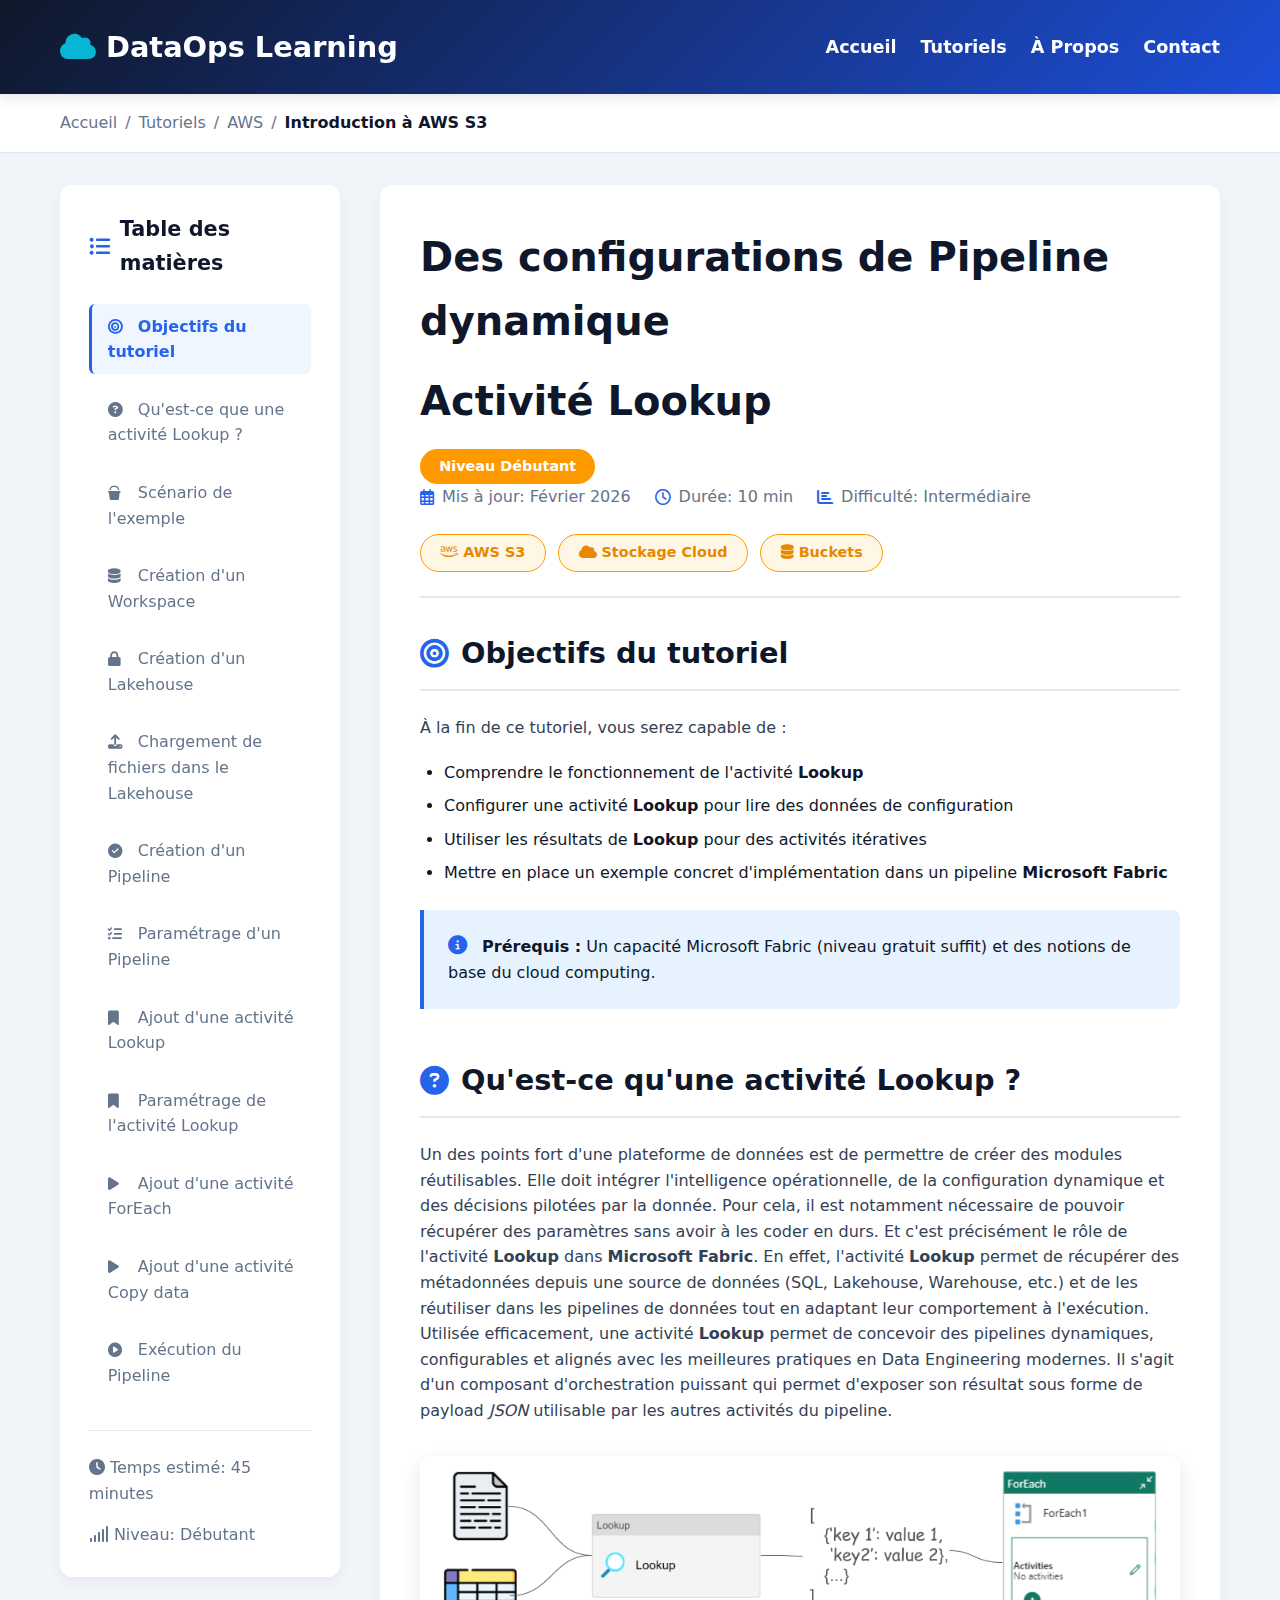
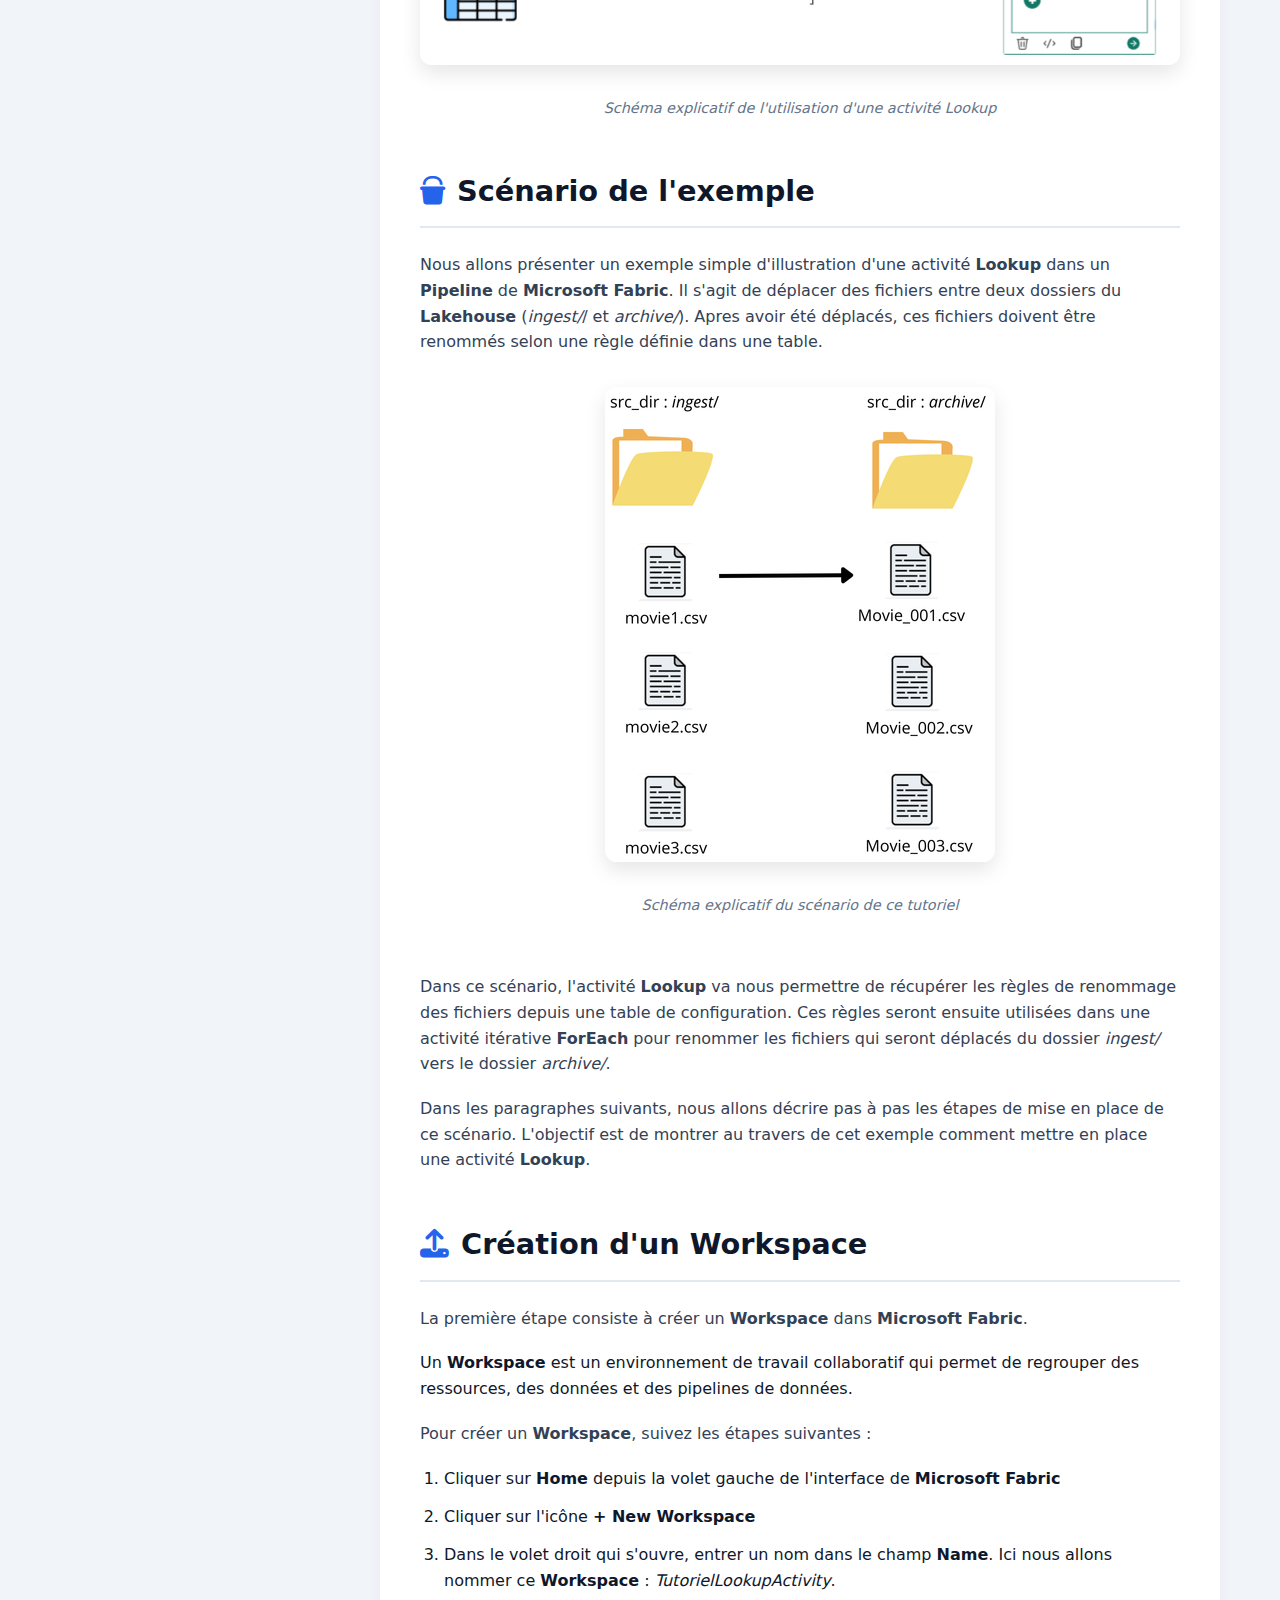
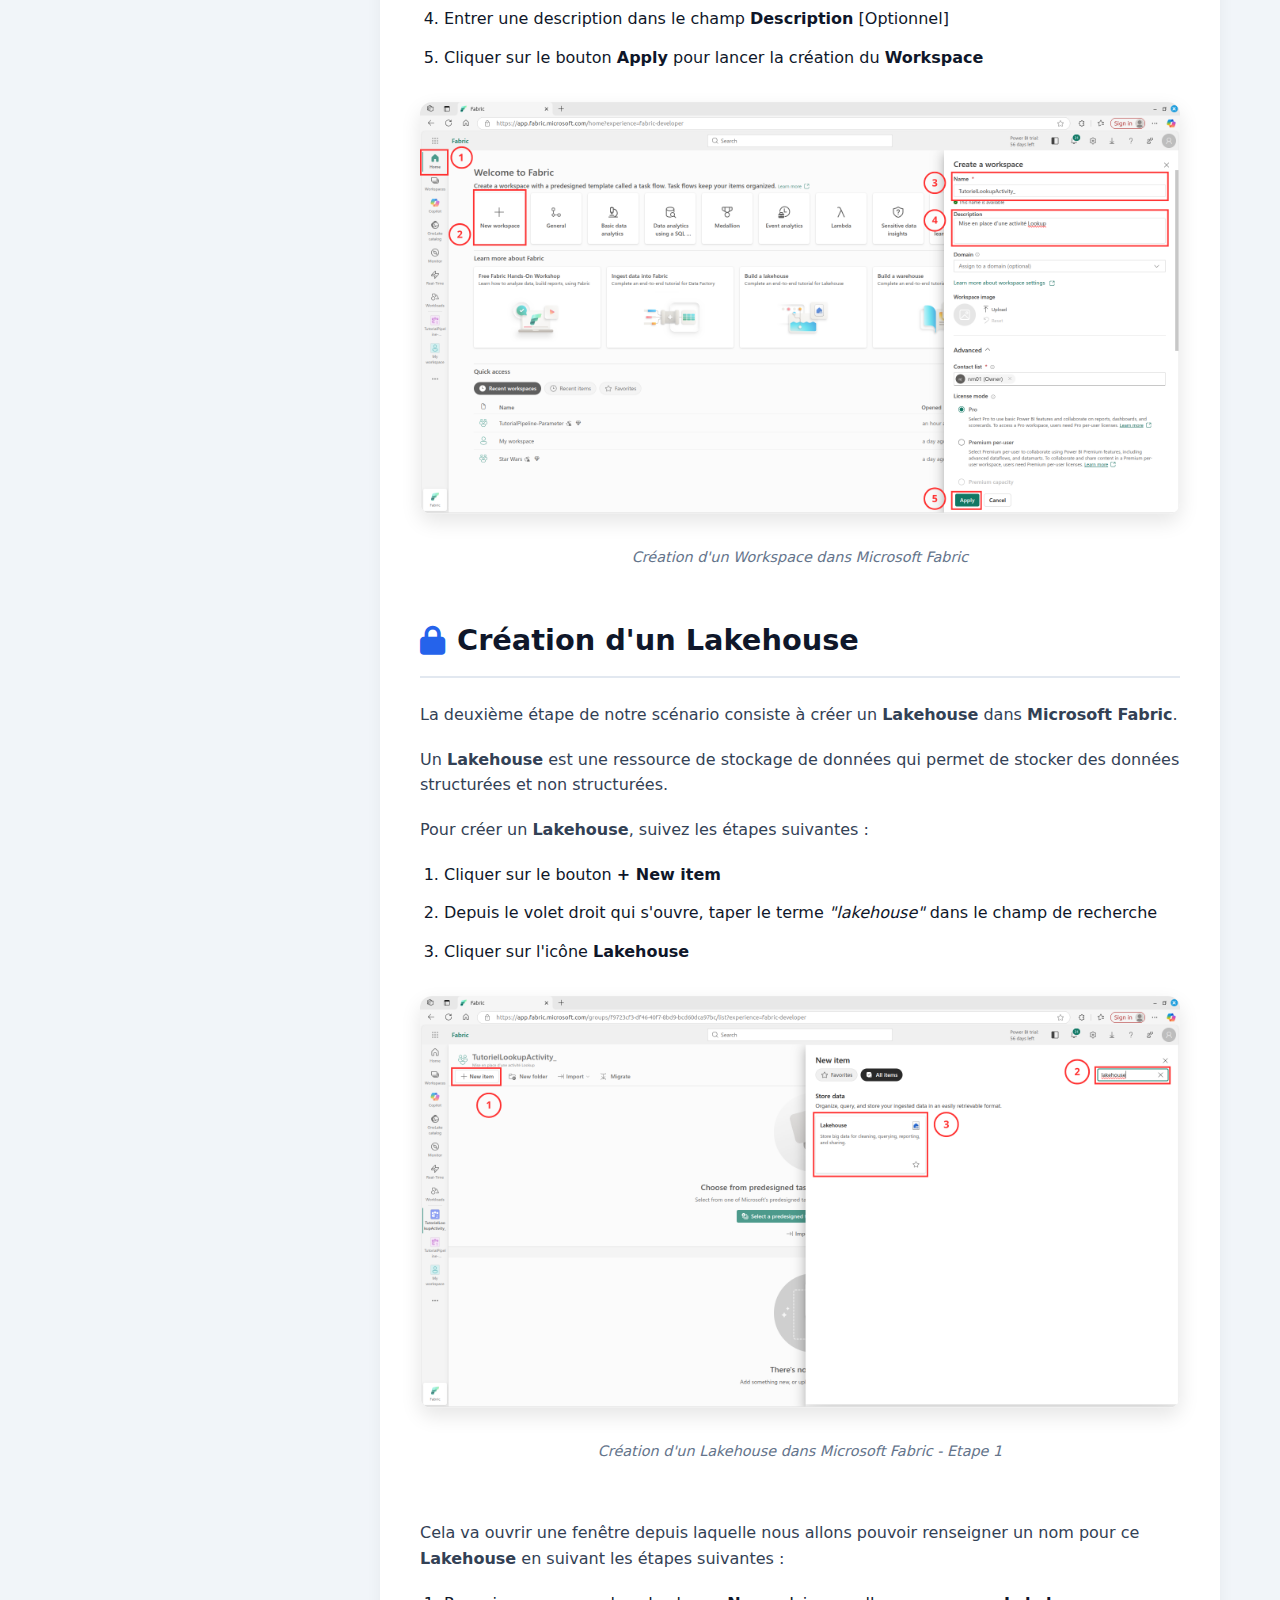
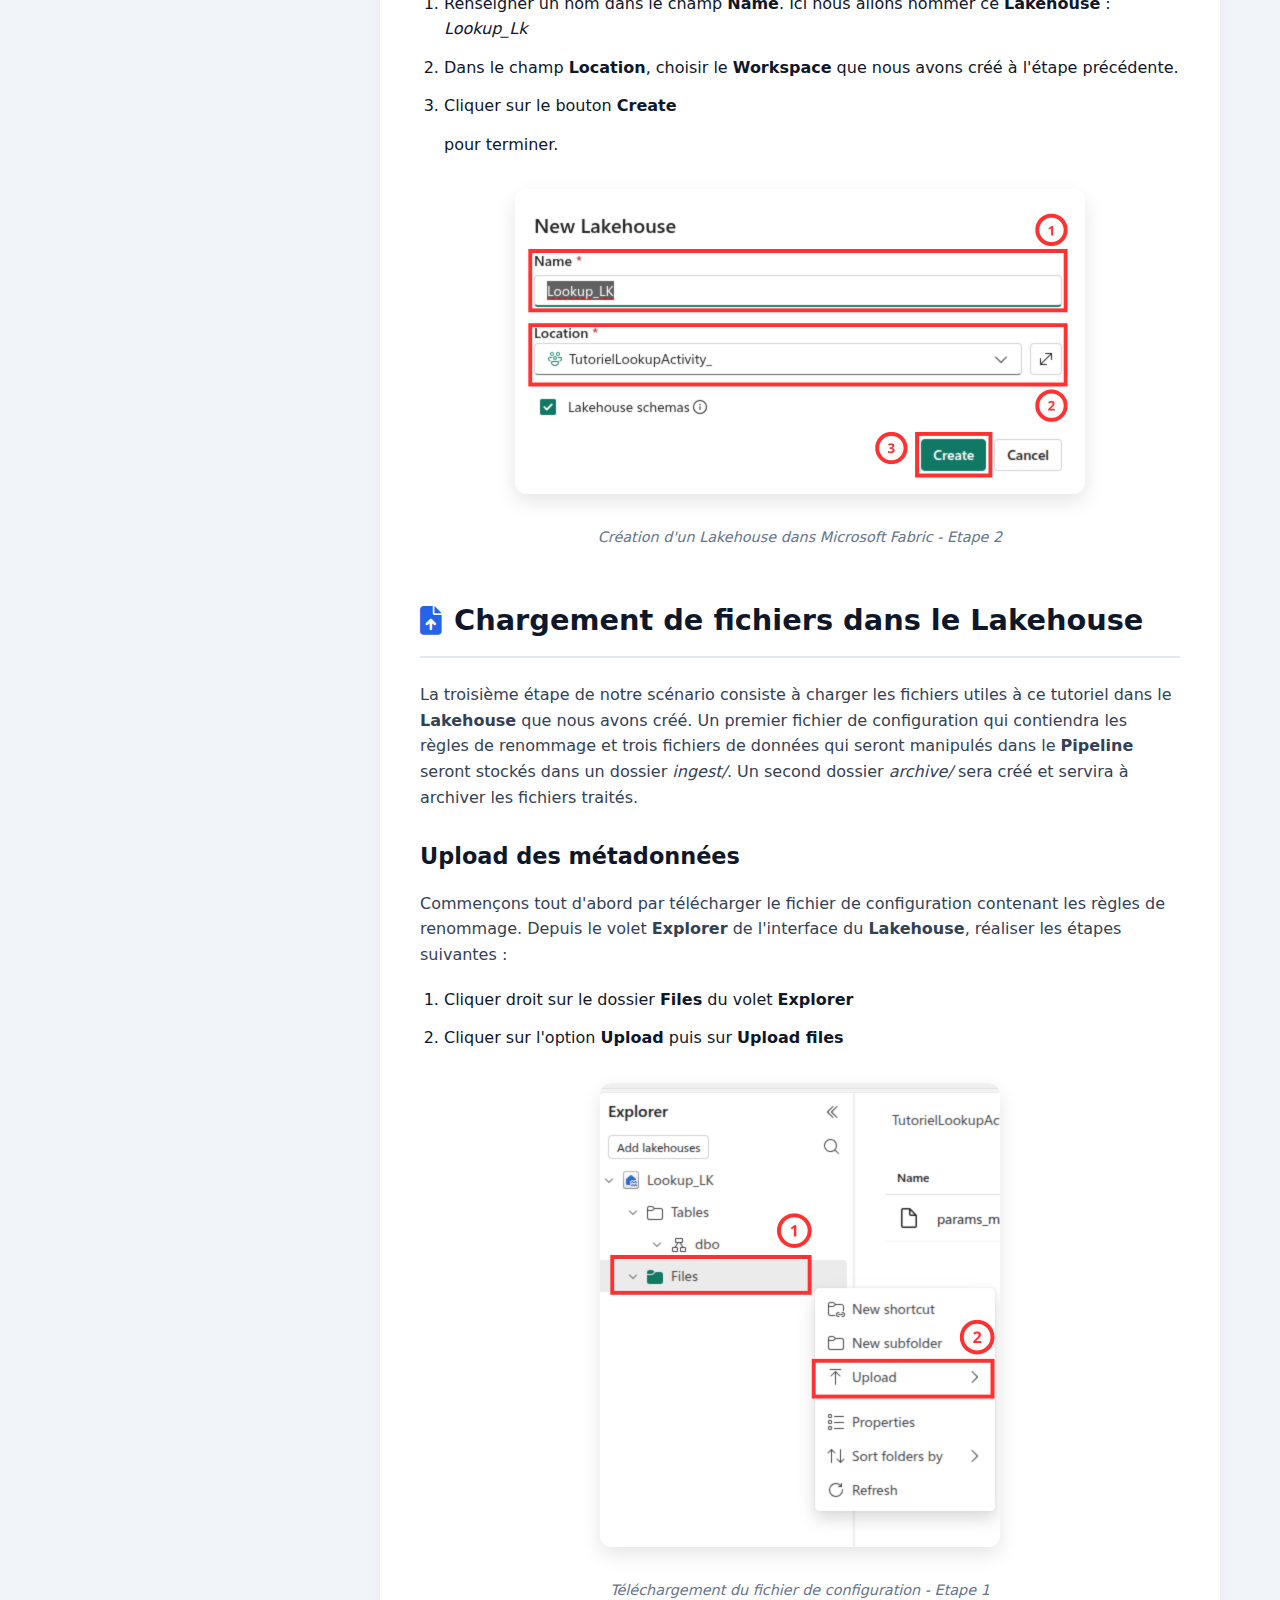
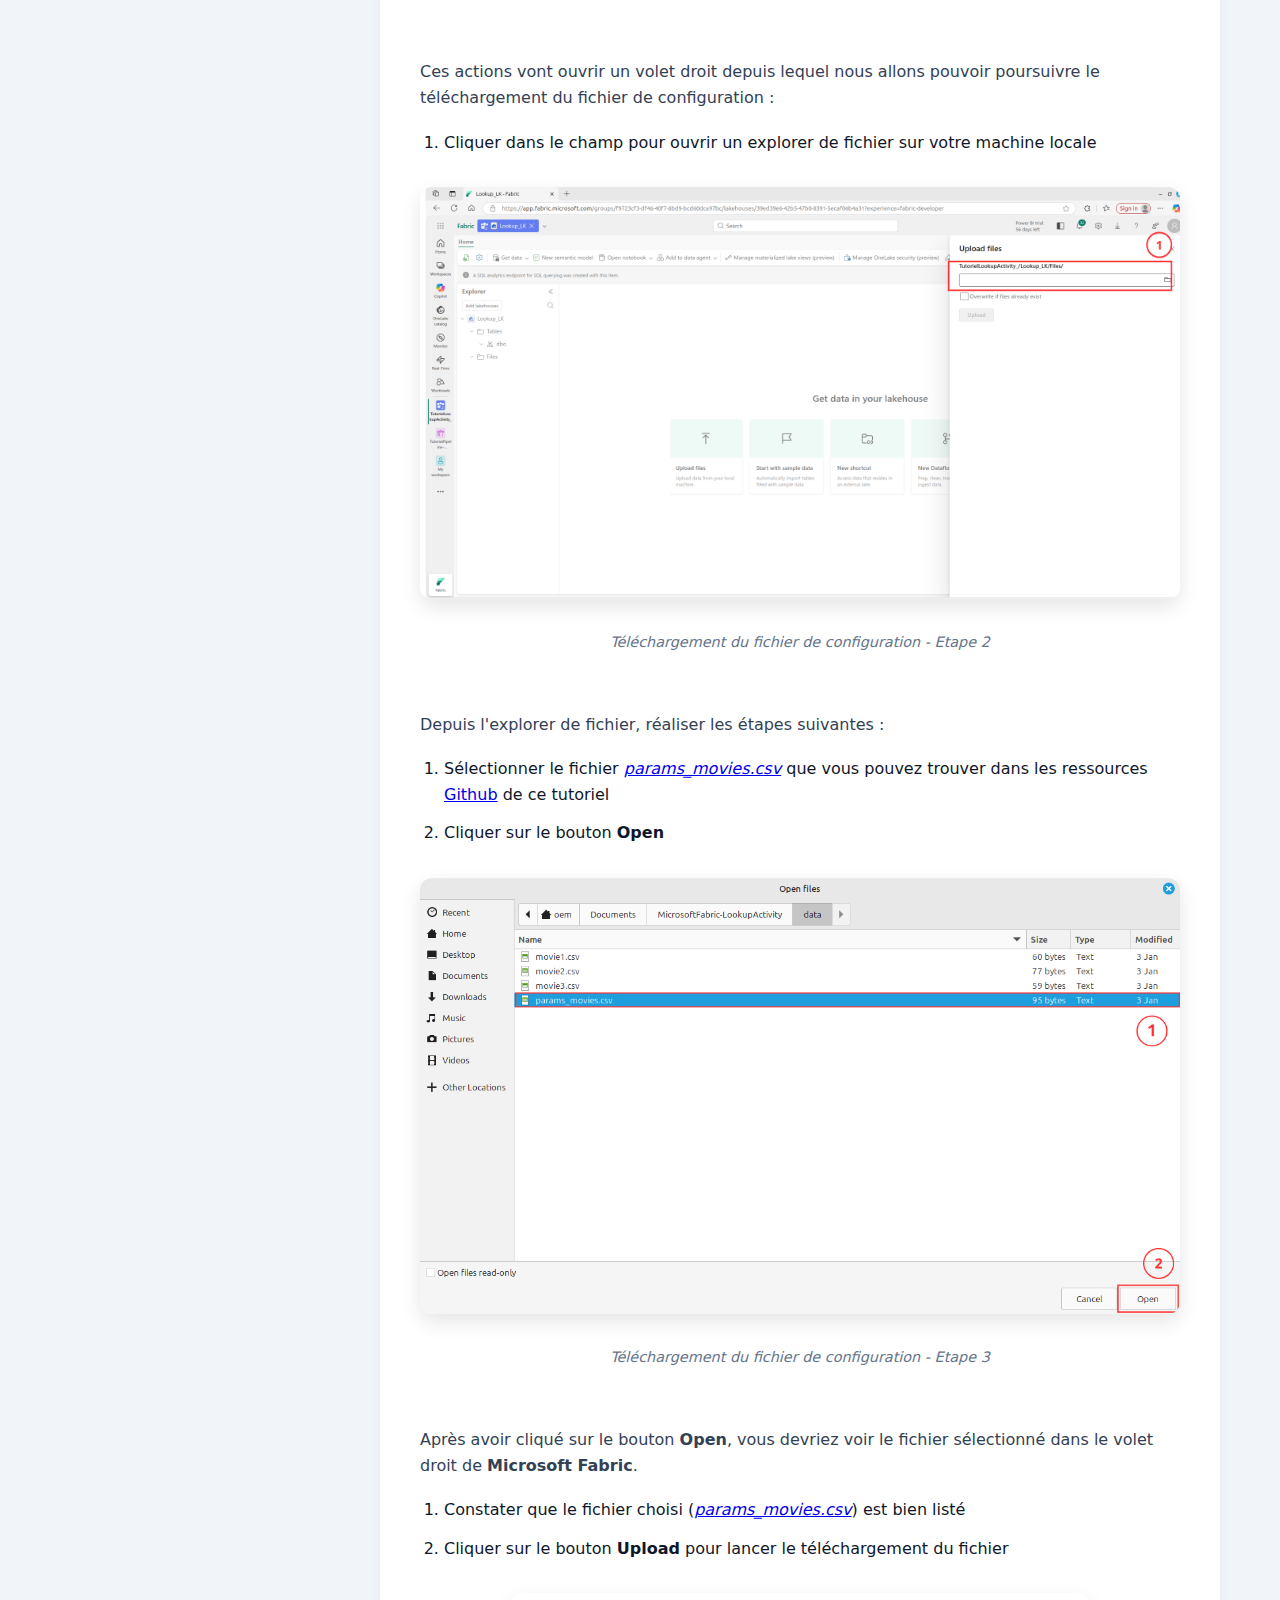
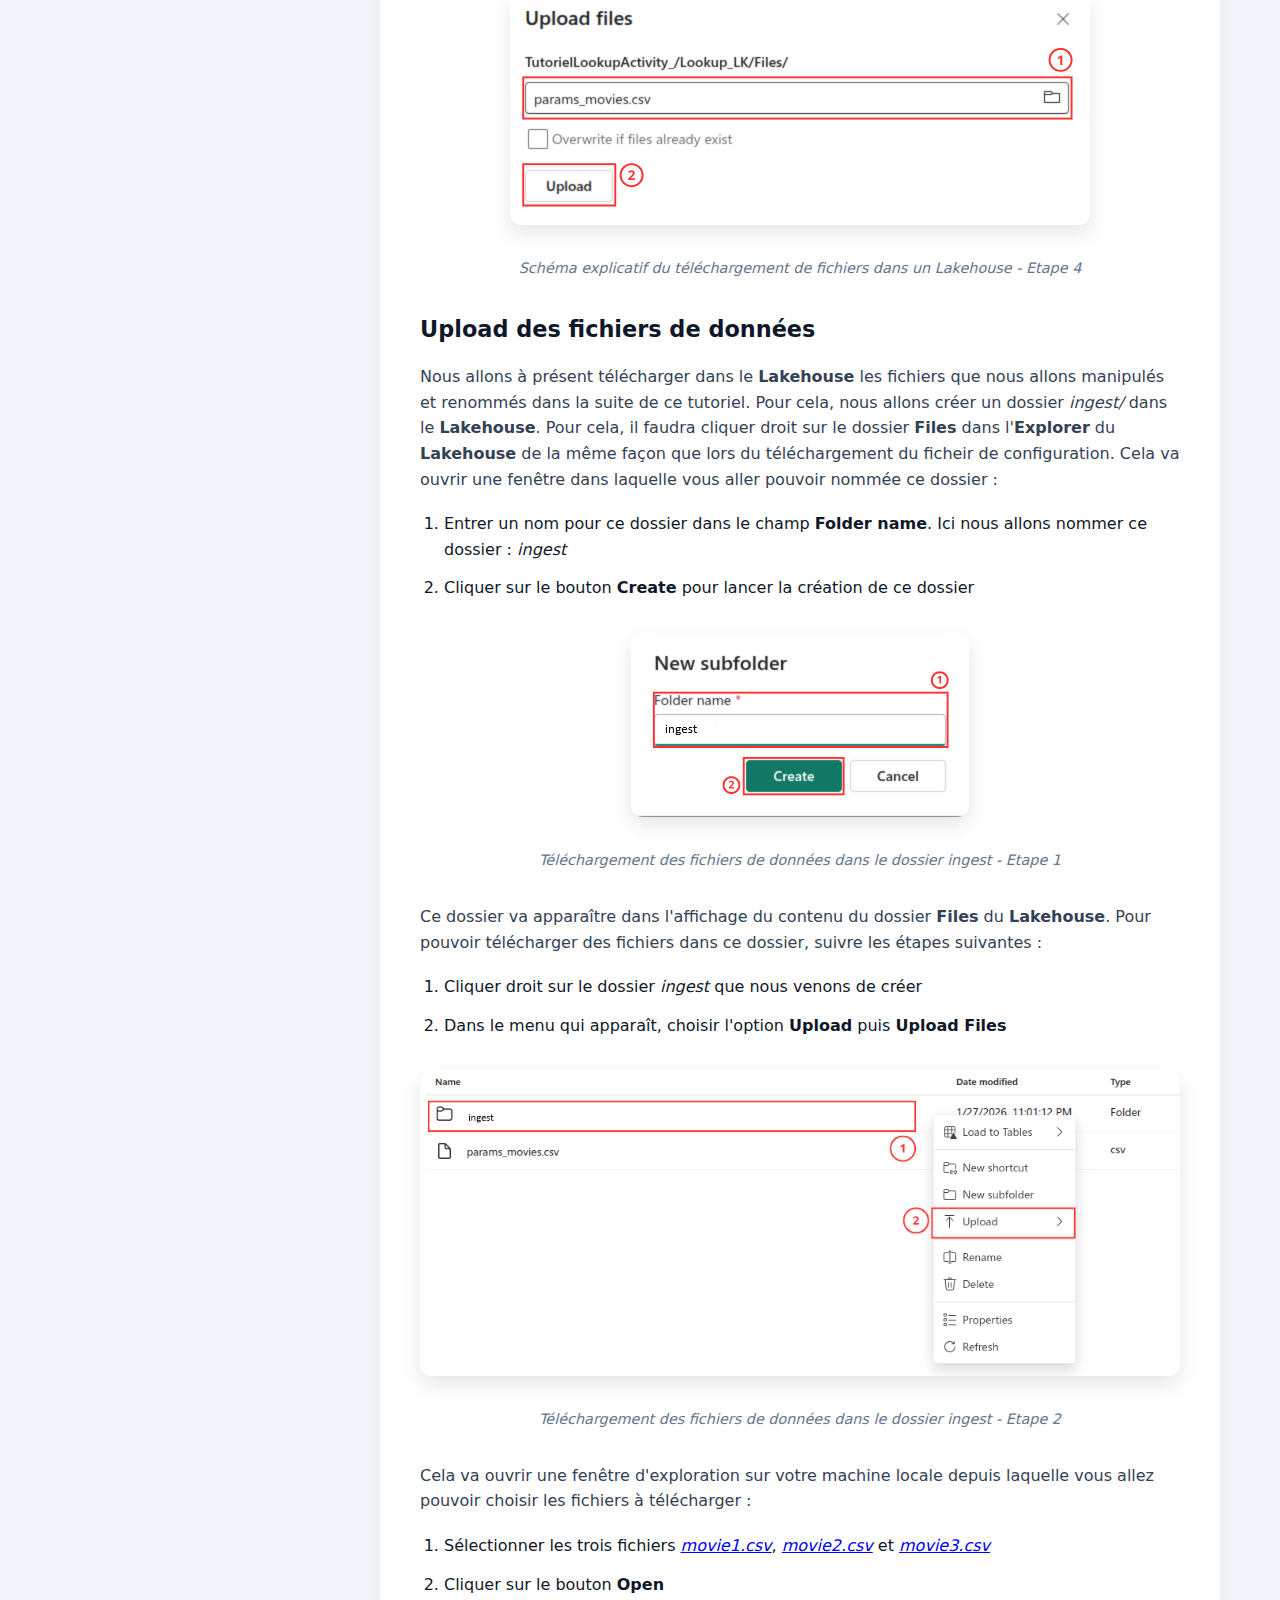
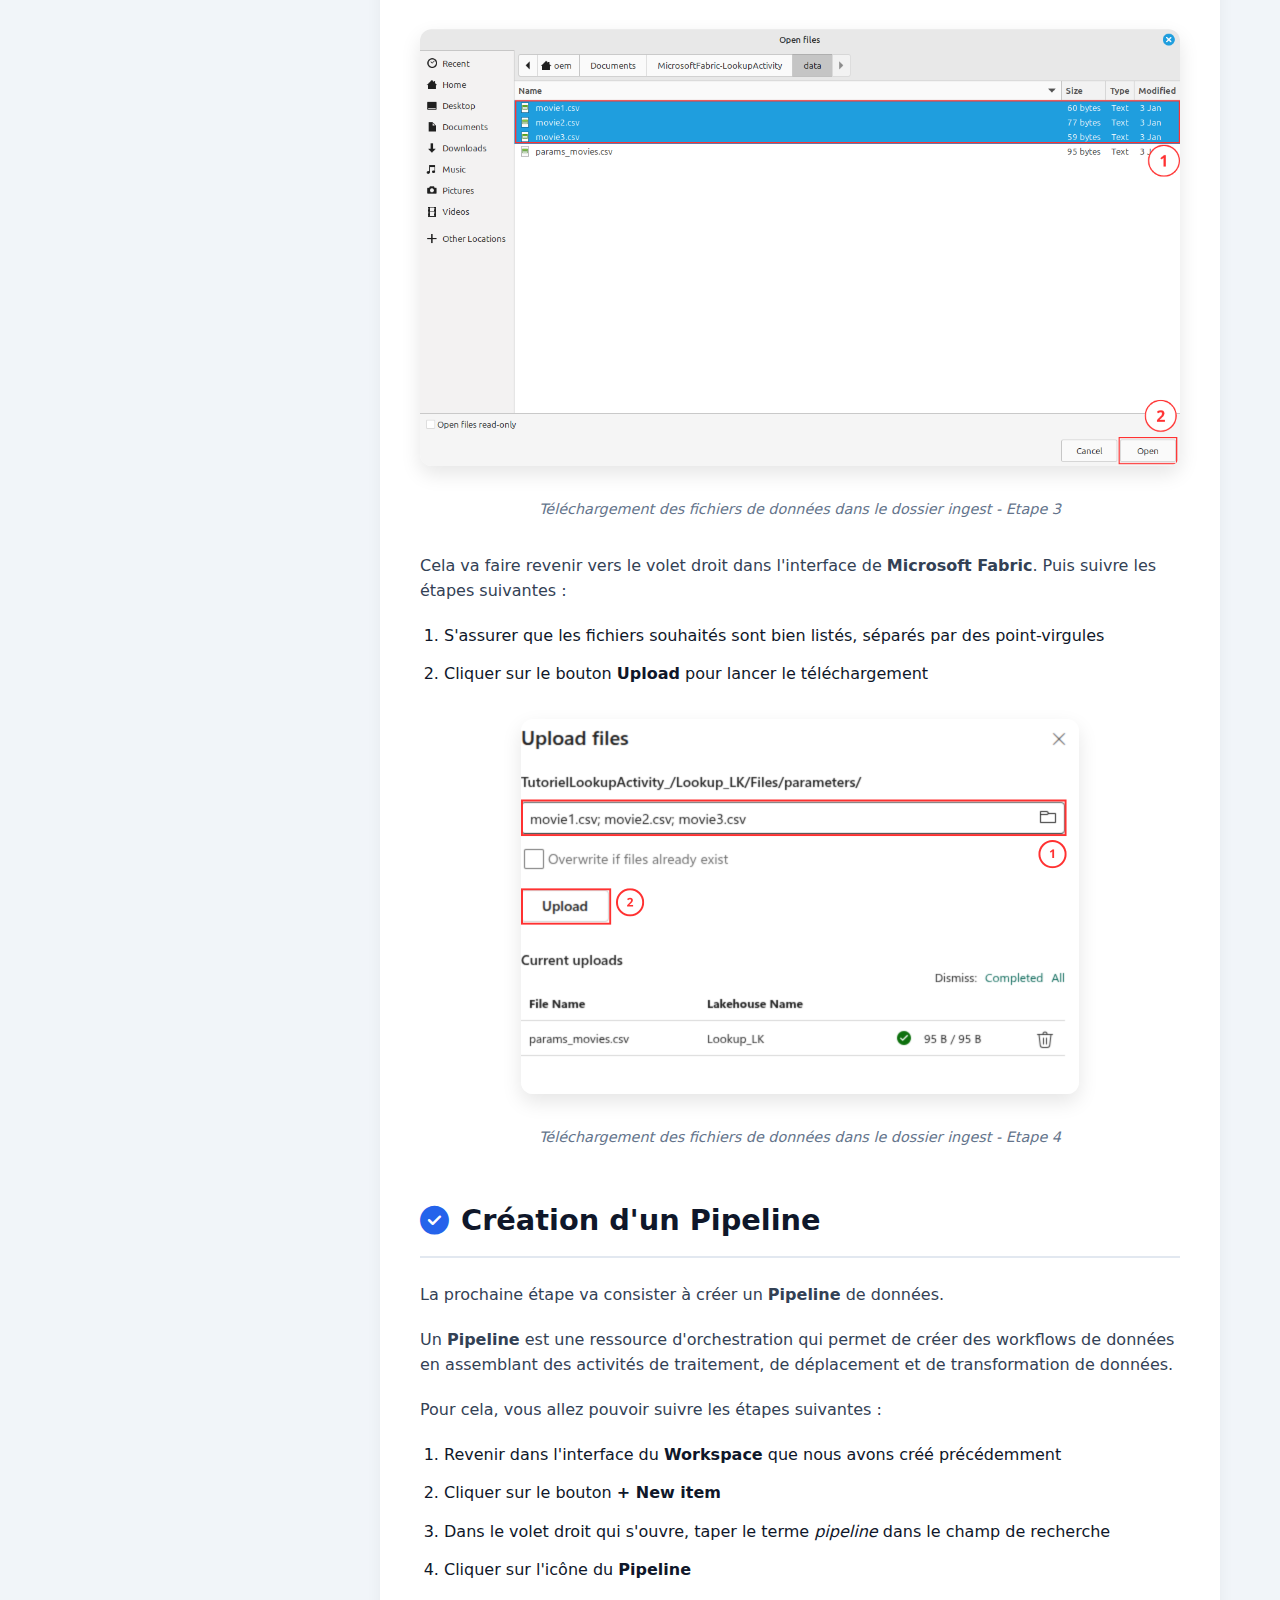
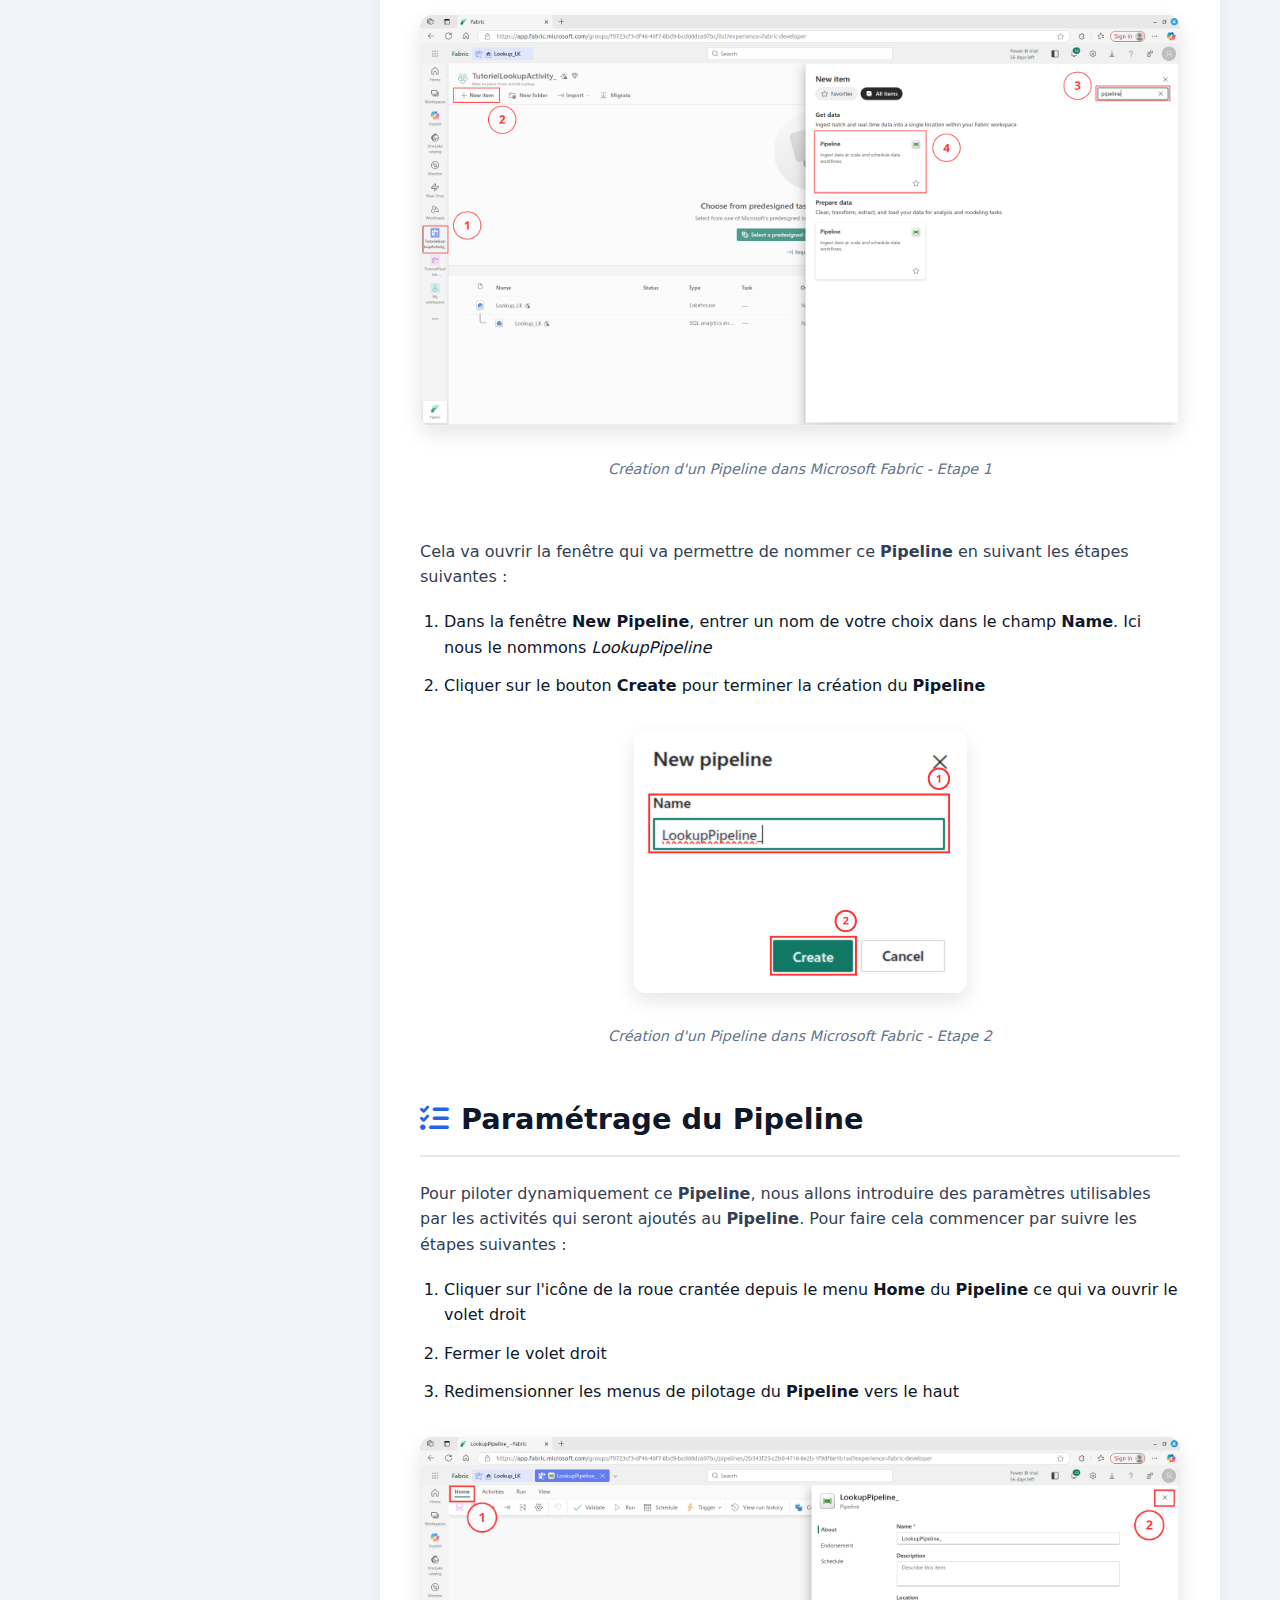
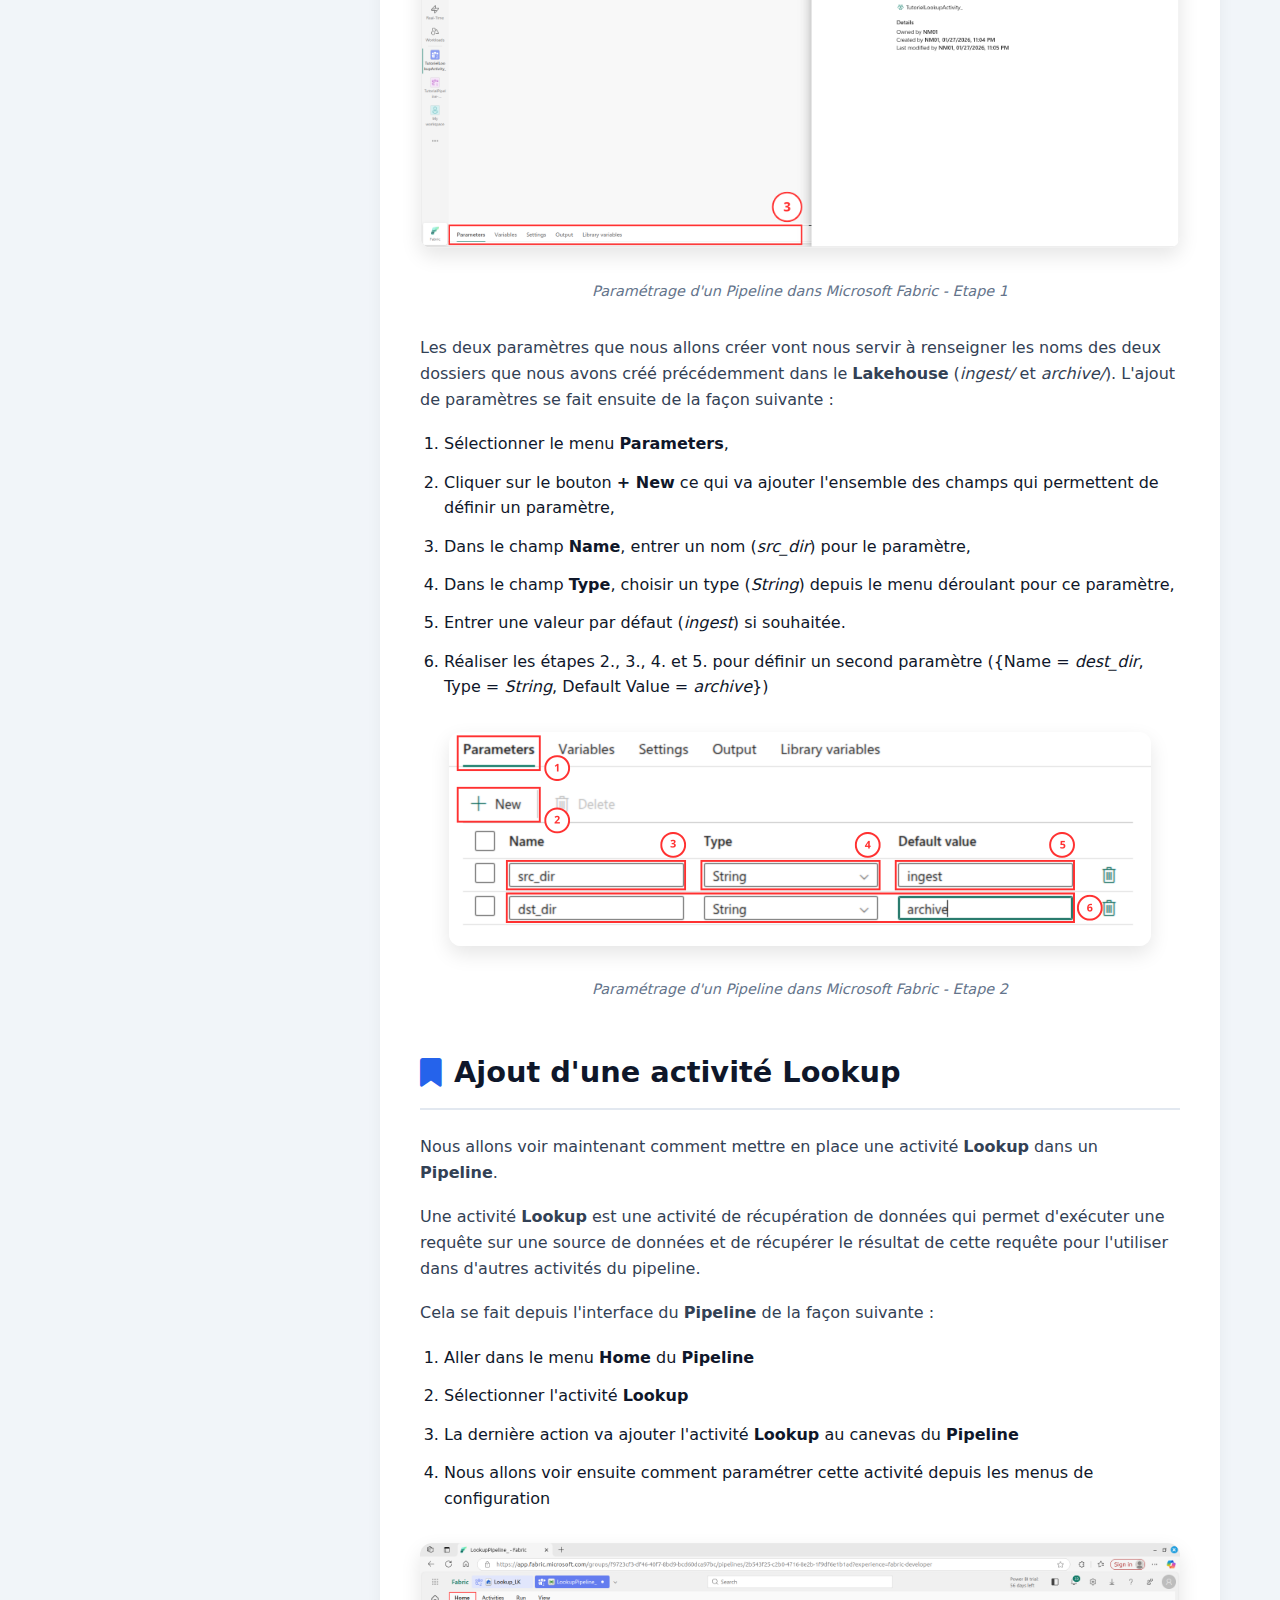
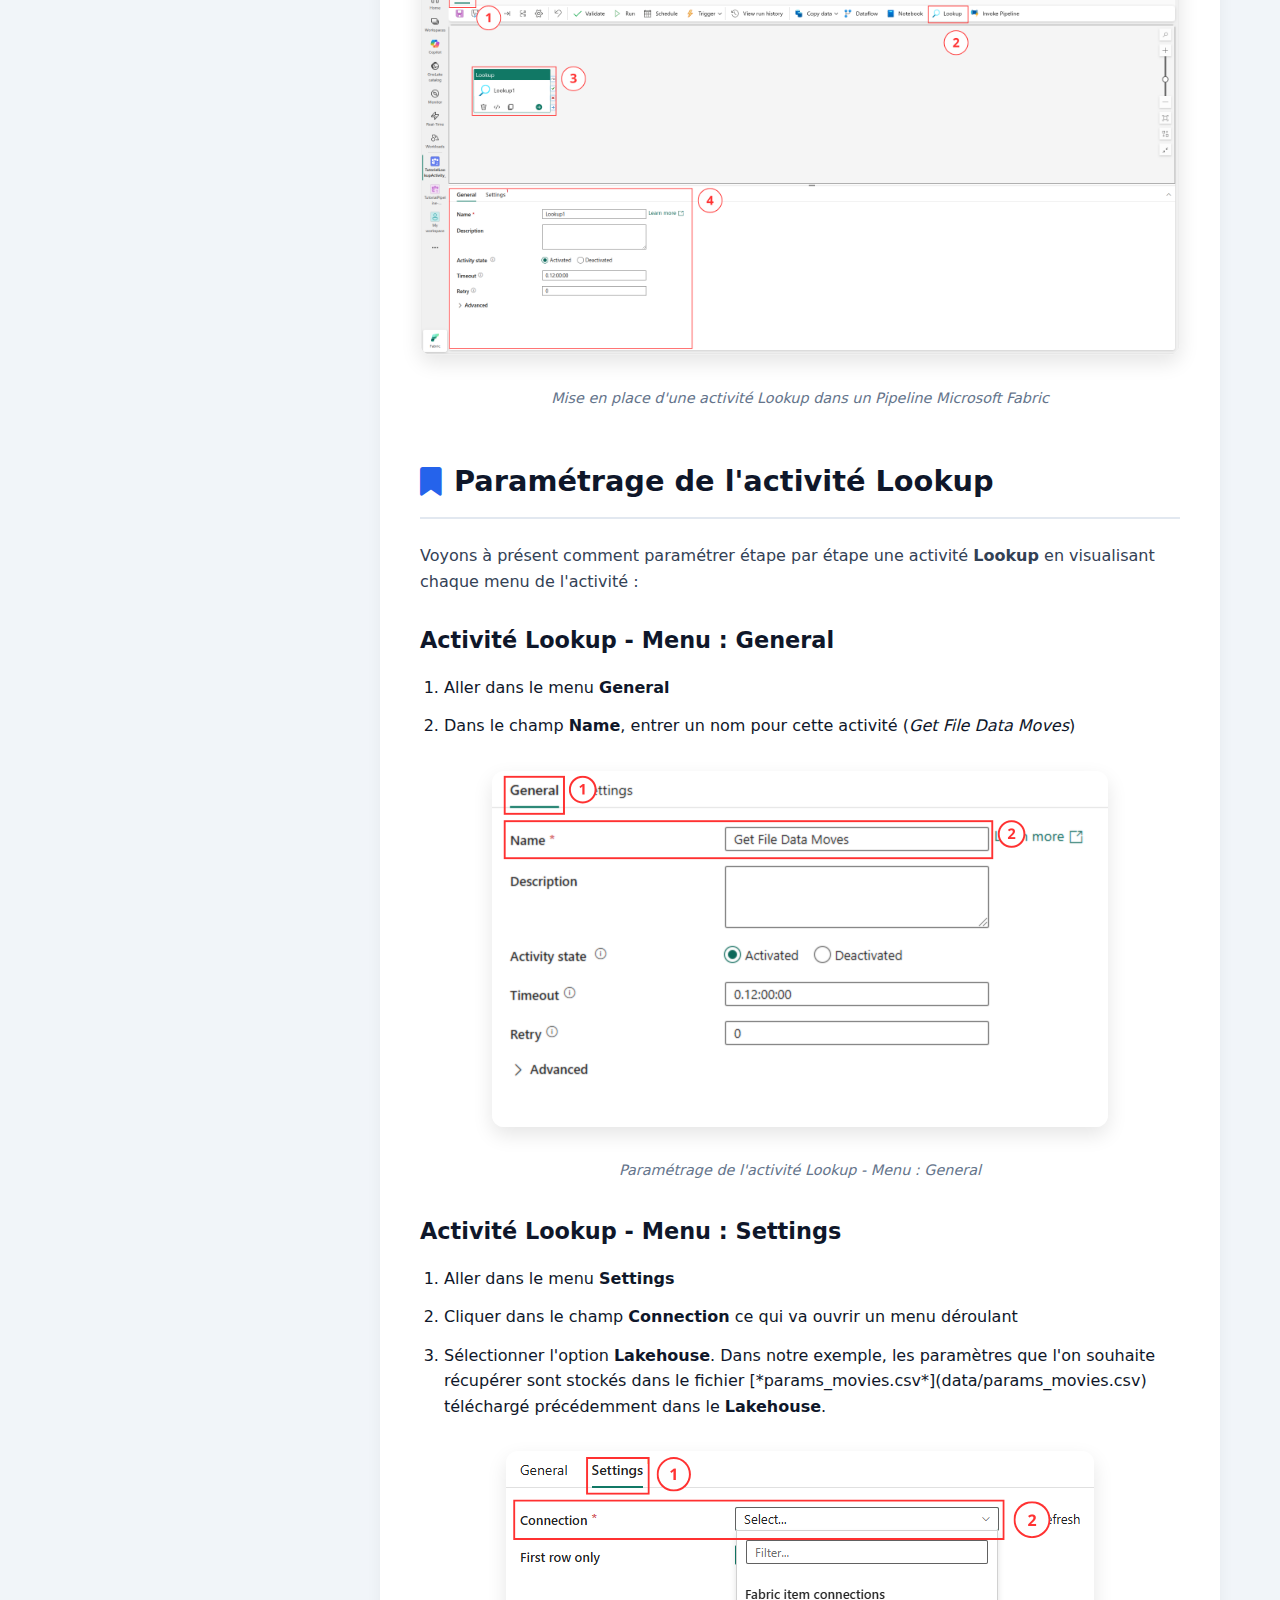
<file: tutoriels/mf-lookup-activity.html>
<!DOCTYPE html>
<html lang="fr">
<head>
    <meta charset="UTF-8">
    <meta name="viewport" content="width=device-width, initial-scale=1.0">
    <title>Tutoriel Microsoft Fabric - Activité Lookup | DataOps Learning</title>
    <link rel="stylesheet" href="https://cdnjs.cloudflare.com/ajax/libs/font-awesome/6.4.0/css/all.min.css">
    <link rel="stylesheet" href="../css/tutoriel.css">

</head>
<body>
    <!-- Header -->
    <header>
        <div class="container header-container">
            <div class="logo">
                <a href="index.html">
                    <i class="fas fa-cloud"></i>
                    <span>DataOps Learning</span>
                </a>
            </div>
            
            <button class="mobile-menu-btn" id="mobileMenuBtn">
                <i class="fas fa-bars"></i>
            </button>
            
            <nav id="mainNav">
                <ul>
                    <li><a href="index.html">Accueil</a></li>
                    <li><a href="index.html#tutorials">Tutoriels</a></li>
                    <li><a href="index.html#about">À Propos</a></li>
                    <li><a href="index.html#contact">Contact</a></li>
                </ul>
            </nav>
        </div>
    </header>

    <!-- Breadcrumb -->
    <div class="breadcrumb">
        <div class="container">
            <ul>
                <li><a href="index.html">Accueil</a></li>
                <li><a href="index.html#tutorials">Tutoriels</a></li>
                <li><a href="#">AWS</a></li>
                <li class="current">Introduction à AWS S3</li>
            </ul>
        </div>
    </div>

    <!-- Main Content -->
    <div class="container">
        <div class="tutorial-wrapper">
            <!-- Table des matières -->
            <aside class="toc-sidebar">
                <h3 class="toc-title">
                    <i class="fas fa-list-ul"></i>
                    Table des matières
                </h3>
                <ul class="toc-list">
                    <li><a href="#objectifs" class="active"><i class="fas fa-bullseye"></i>Objectifs du tutoriel</a></li>
                    <li><a href="#qu-est-ce-que-lookup"><i class="fas fa-question-circle"></i>Qu'est-ce que une activité Lookup ?</a></li>
                    <li><a href="#exemple-tutoriel"><i class="fas fa-bucket"></i>Scénario de l'exemple</a></li>
                    <li><a href="#create-workspace"><i class="fas fa-database"></i>Création d'un Workspace</a></li>
                    <li><a href="#create-lakehouse"><i class="fas fa-lock"></i>Création d'un Lakehouse</a></li>
                    <li><a href="#upload-file-lakehouse"><i class="fas fa-upload"></i>Chargement de fichiers dans le Lakehouse</a></li>
                    <li><a href="#create-pipeline"><i class="fas fa-check-circle"></i>Création d'un Pipeline</a></li>
                    <li><a href="#setup-pipeline"><i class="fas fa-tasks"></i>Paramétrage d'un Pipeline</a></li>
                    <li><a href="#add-lookup-activity"><i class="fas fa-bookmark"></i>Ajout d'une activité Lookup</a></li>
                    <li><a href="#setup-lookup-activity"><i class="fas fa-bookmark"></i>Paramétrage de l'activité Lookup</a></li>
                    <li><a href="#add-foreach-activity"><i class="fas fa-play"></i>Ajout d'une activité ForEach</a></li>
                    <li><a href="#add-copy-data-activity"><i class="fas fa-play"></i>Ajout d'une activité Copy data</a></li>
                    <li><a href="#run-pipeline"><i class="fas fa-play-circle"></i>Exécution du Pipeline</a></li>
                </ul>
                
                <div style="margin-top: 2rem; padding-top: 1.5rem; border-top: 1px solid var(--gray-light);">
                    <p style="color: var(--gray); margin-bottom: 1rem;">
                        <i class="fas fa-clock"></i> Temps estimé: 45 minutes
                    </p>
                    <p style="color: var(--gray);">
                        <i class="fas fa-signal"></i> Niveau: Débutant
                    </p>
                </div>
            </aside>

            <!-- Contenu principal -->
            <main class="tutorial-content">
                <!-- En-tête -->
                <div class="tutorial-header">
                    <h1>Des configurations de Pipeline dynamique</h1>
                    <h1>Activité Lookup</h1>
                    <span class="level-badge">Niveau Débutant</span>
                    
                    <div class="tutorial-meta">
                        <span class="meta-item">
                            <i class="far fa-calendar-alt"></i> Mis à jour: Février 2026
                        </span>
                        <span class="meta-item">
                            <i class="far fa-clock"></i> Durée: 10 min
                        </span>
                        <span class="meta-item">
                            <i class="fas fa-chart-bar"></i> Difficulté: Intermédiaire
                        </span>
                    </div>
                    
                    <div class="tech-stack">
                        <span class="tech-tag"><i class="fab fa-aws"></i> AWS S3</span>
                        <span class="tech-tag"><i class="fas fa-cloud"></i> Stockage Cloud</span>
                        <span class="tech-tag"><i class="fas fa-database"></i> Buckets</span>
                    </div>
                </div>

                <!-- Section: Objectifs -->
                <section id="objectifs" class="tutorial-section">
                    <h2><i class="fas fa-bullseye"></i> Objectifs du tutoriel</h2>
                    <p>À la fin de ce tutoriel, vous serez capable de :</p>
                    <ul style="margin-left: 1.5rem; margin-bottom: 1.5rem;">
                        <li style="margin-bottom: 0.5rem;"> Comprendre le fonctionnement de l'activité <b>Lookup</b></li>
                        <li style="margin-bottom: 0.5rem;"> Configurer une activité <b>Lookup</b> pour lire des données de configuration</li>
                        <li style="margin-bottom: 0.5rem;"> Utiliser les résultats de <b>Lookup</b> pour des activités itératives</li>
                        <li style="margin-bottom: 0.5rem;"> Mettre en place un exemple concret d'implémentation dans un pipeline <b>Microsoft Fabric</b></li>
                    </ul>
                    
                    <div class="info-box">
                        <i class="fas fa-info-circle" style="color: var(--primary);"></i>
                        <strong>Prérequis :</strong> Un capacité Microsoft Fabric (niveau gratuit suffit) et des notions de base du cloud computing.
                    </div>
                </section>

                <!-- Section: Qu'est-ce qu'une activité Lookup -->
                <section id="qu-est-ce-que-lookup" class="tutorial-section">
                    <h2><i class="fas fa-question-circle"></i> Qu'est-ce qu'une activité Lookup ?</h2>
                        <p>Un des points fort d'une plateforme de données est de permettre de créer des modules réutilisables. 
                           
                           Elle doit intégrer l'intelligence opérationnelle, de la configuration dynamique et des décisions pilotées par la donnée. 
                           
                           Pour cela, il est notamment nécessaire de pouvoir récupérer des paramètres sans avoir à les coder en durs. 
                          
                           Et c'est précisément le rôle de l'activité <b>Lookup</b> dans <b>Microsoft Fabric</b>. 
                           
                           En effet, l'activité <b>Lookup</b> permet de récupérer des métadonnées depuis une source de données (SQL, Lakehouse, Warehouse, etc.) et 
                           de les réutiliser dans les pipelines de données tout en adaptant leur comportement à l'exécution. 
                           
                           Utilisée efficacement, une activité <b>Lookup</b> permet de concevoir des pipelines dynamiques, configurables et alignés avec les meilleures pratiques 
                           en Data Engineering modernes.
                           
                           Il s'agit d'un composant d'orchestration puissant qui permet d'exposer son résultat sous forme de payload <i>JSON</i> utilisable 
                           par les autres activités du pipeline.</p>
                    

                    <figure class="image-container">
                        <img src="../assets/images/mf-lookup-activity/schema-lookup.png" 
                             alt="Schéma explicatif de l'utilisation d'une activité Lookup"
                             class="tutorial-image">
                        <figcaption><i>Schéma explicatif de l'utilisation d'une activité Lookup</i></figcaption>
                    </figure>

                </section>

                <!-- Section: Scénario de l'exemple -->
                <section id="exemple-tutoriel" class="tutorial-section">
                    <h2><i class="fas fa-bucket"></i> Scénario de l'exemple</h2>
                    
                    <p>Nous allons présenter un exemple simple d'illustration d'une activité <b>Lookup</b> dans un <b>Pipeline</b> de <b>Microsoft Fabric</b>. 
                       Il s'agit de déplacer des fichiers entre deux dossiers du <b>Lakehouse</b> (<i>ingest/</i>/ et <i>archive/</i>). 
                       Apres avoir été déplacés, ces fichiers doivent être renommés selon une règle définie dans une table.</p>
                    
                    <figure class="image-container">
                        <img src="../assets/images/mf-lookup-activity/schema-scenario.png"  
                             alt="Schéma explicatif du scénario de l'exemple avec une activité Lookup"
                             class="tutorial-image">
                        <figcaption><i>Schéma explicatif du scénario de ce tutoriel</i></figcaption>
                    </figure>
                    <br
                    ><p>Dans ce scénario, l'activité <b>Lookup</b> va nous permettre de récupérer les règles de renommage des fichiers depuis une table de configuration. 
                       Ces règles seront ensuite utilisées dans une activité itérative <b>ForEach</b> pour renommer les fichiers qui seront déplacés du dossier <i>ingest/</i> vers le dossier <i>archive/</i>.</p>
                    
                    <p>Dans les paragraphes suivants, nous allons décrire pas à pas les étapes de mise en place de ce scénario. 
                       L'objectif est de montrer au travers de cet exemple comment mettre en place une activité <b>Lookup</b>.</p>

                </section>

                <!-- Section: Création d'un Workspace -->
                <section id="create-workspace" class="tutorial-section">
                    <h2><i class="fas fa-upload"></i> Création d'un Workspace</h2>
                    <p>La première étape consiste à créer un <b>Workspace</b> dans <b>Microsoft Fabric</b>. </p>
                       Un <b>Workspace</b> est un environnement de travail collaboratif qui permet de regrouper des ressources, des données et des pipelines de données. </p>
                    <p>Pour créer un <b>Workspace</b>, suivez les étapes suivantes :</p>

                    <ol style="margin-left: 1.5rem; margin-bottom: 1.5rem;">
                        <li style="margin-bottom: 0.8rem;">Cliquer sur <b>Home</b> depuis la volet gauche de l'interface de <b>Microsoft Fabric</b></li>
                        <li style="margin-bottom: 0.8rem;">Cliquer sur l'icône <b>+ New Workspace</b></li>
                        <li style="margin-bottom: 0.8rem;">Dans le volet droit qui s'ouvre, entrer un nom dans le champ <b>Name</b>. 
                            Ici nous allons nommer ce <b>Workspace</b> : <i>TutorielLookupActivity</i>.</li>
                        <li style="margin-bottom: 0.8rem;">Entrer une description dans le champ <b>Description</b> [Optionnel]</li>
                        <li style="margin-bottom: 0.8rem;">Cliquer sur le bouton <b>Apply</b> pour lancer la création du <b>Workspace</b></li>
                    </ol>

                    <figure  class="image-container">
                        <img src="../assets/images/mf-lookup-activity/create-workspace.png" 
                             alt="Création d'un Workspace dans Microsoft Fabric"
                             class="tutorial-image">
                        <figcaption><i>Création d'un Workspace dans Microsoft Fabric</i></figcaption>
                    </figure>
                </section>

                <!-- Section: Création d'un Lakehouse -->
                <section id="create-lakehouse" class="tutorial-section">
                    <h2><i class="fas fa-lock"></i> Création d'un Lakehouse</h2>
                
                <p>La deuxième étape de notre scénario consiste à créer un <b>Lakehouse</b> dans <b>Microsoft Fabric</b>. </p>
                <p>Un <b>Lakehouse</b> est une ressource de stockage de données qui permet de stocker des données structurées et non structurées. </p>
                <p>Pour créer un <b>Lakehouse</b>, suivez les étapes suivantes :</p>

                    <ol style="margin-left: 1.5rem; margin-bottom: 1.5rem;">
                        <li style="margin-bottom: 0.8rem;">Cliquer sur le bouton <b>+ New item</b></li>
                        <li style="margin-bottom: 0.8rem;">Depuis le volet droit qui s'ouvre, taper le terme <i>"lakehouse"</i> dans le champ de recherche</li>
                        <li style="margin-bottom: 0.8rem;">Cliquer sur l'icône <b>Lakehouse</b></li>
                    </ol>

                    <figure class="image-container">
                        <img src="../assets/images/mf-lookup-activity/create-lakehouse-00.png" 
                             alt="Création d'un Lakehouse dans Microsoft Fabric - Etape 1"
                             class="tutorial-image">
                        <figcaption><i>Création d'un Lakehouse dans Microsoft Fabric - Etape 1</i></figcaption>
                    </figure>  
                <br>
                <p>Cela va ouvrir une fenêtre depuis laquelle nous allons pouvoir renseigner un nom pour ce <b>Lakehouse</b> en suivant les étapes suivantes : </p>

                    <ol style="margin-left: 1.5rem; margin-bottom: 1.5rem;">
                        <li style="margin-bottom: 0.8rem;">Renseigner un nom dans le champ <b>Name</b>. Ici nous allons nommer ce <b>Lakehouse</b> : <i>Lookup_Lk</i></li>
                        <li style="margin-bottom: 0.8rem;">Dans le champ <b>Location</b>, choisir le <b>Workspace</b> que nous avons créé à l'étape précédente.</li>
                        <li style="margin-bottom: 0.8rem;">Cliquer sur le bouton <b>Create</b></li> pour terminer.
                    </ol>

                     <figure class="image-container">
                        <img src="../assets/images/mf-lookup-activity/create-lakehouse-01.png" 
                             alt="Création d'un Lakehouse dans Microsoft Fabric - Etape 2"
                             class="tutorial-image">
                        <figcaption><i>Création d'un Lakehouse dans Microsoft Fabric - Etape 2</i></figcaption>
                     </figure>

                
                </section>

                <!-- Section: Chargement de fichiers dans le Lakehouse -->
                <section id="upload-file-lakehouse" class="tutorial-section">
                    <h2><i class="fas fa-file-upload"></i> Chargement de fichiers dans le Lakehouse</h2>
                    <p>La troisième étape de notre scénario consiste à charger les fichiers utiles à ce tutoriel dans le <b>Lakehouse</b> que nous avons créé. 
                        Un premier fichier de configuration qui contiendra les règles de renommage et trois fichiers de données qui seront manipulés dans le <b>Pipeline</b> seront stockés dans un dossier <i>ingest/</i>.
                        Un second dossier <i>archive/</i> sera créé et servira à archiver les fichiers traités. </p>


                    <h3>Upload des métadonnées</h3>
                        <p>Commençons tout d'abord par télécharger le fichier de configuration contenant les règles de renommage. 
                            Depuis le volet <b>Explorer</b> de l'interface du <b>Lakehouse</b>, réaliser les étapes suivantes : </p>
                        
                        <ol style="margin-left: 1.5rem; margin-bottom: 1.5rem;">
                            <li style="margin-bottom: 0.8rem;">Cliquer droit sur le dossier <b>Files</b> du volet <b>Explorer</b></li>
                            <li style="margin-bottom: 0.8rem;">Cliquer sur l'option <b>Upload</b> puis sur <b>Upload files</b></li>
                        </ol>

                        <figure class="image-container">
                            <img src="../assets/images/mf-lookup-activity/upload-files-subfoldder-00.png" 
                                alt="Téléchargement du fichier de configuration - Etape 1"
                                class="tutorial-image">
                            <figcaption><i>Téléchargement du fichier de configuration - Etape 1</i></figcaption>
                        </figure>
                        <br>
                        <p>Ces actions vont ouvrir un volet droit depuis lequel nous allons pouvoir poursuivre le téléchargement du fichier de configuration :</p>

                        <ol style="margin-left: 1.5rem; margin-bottom: 1.5rem;">
                            <li style="margin-bottom: 0.8rem;">Cliquer dans le champ pour ouvrir un explorer de fichier sur votre machine locale</li>
                        </ol>

                        <figure class="image-container">
                            <img src="../assets/images/mf-lookup-activity/upload-files-subfoldder-01.png" 
                                alt="Téléchargement du fichier de configuration - Etape 2"  
                                class="tutorial-image">
                            <figcaption><i>Téléchargement du fichier de configuration - Etape 2</i></figcaption>
                        </figure>

                        <br>
                        <p>Depuis l'explorer de fichier, réaliser les étapes suivantes : </p>

                        <ol style="margin-left: 1.5rem; margin-bottom: 1.5rem;">
                            <li style="margin-bottom: 0.8rem;">Sélectionner le fichier 
                                <a href="https://github.com/NajibMAHJOUBI/MicrosoftFabric-LookupActivity/blob/main/data/params_movies.csv"> 
                                    <i>params_movies.csv</i></a> que vous pouvez trouver dans les ressources <a href="https://github.com/NajibMAHJOUBI/MicrosoftFabric-LookupActivity">Github</a> de ce tutoriel</li>
                            <li style="margin-bottom: 0.8rem;">Cliquer sur le bouton <b>Open</b></li>
                        </ol>

                        <figure class="image-container">
                            <img src="../assets/images/mf-lookup-activity/upload-files-subfoldder-02.png" 
                                alt="Téléchargement du fichier de configuration - Etape 3"
                                class="tutorial-image">
                            <figcaption><i>Téléchargement du fichier de configuration - Etape 3</i></figcaption>
                        </figure>
                        
                        <br>
                        <p>Après avoir cliqué sur le bouton <b>Open</b>, vous devriez voir le fichier sélectionné dans le volet droit de <b>Microsoft Fabric</b>.</p>

                        <ol style="margin-left: 1.5rem; margin-bottom: 1.5rem;">
                            <li style="margin-bottom: 0.8rem;">Constater que le fichier choisi (<a href="https://github.com/NajibMAHJOUBI/MicrosoftFabric-LookupActivity/blob/main/data/params_movies.csv"><i>params_movies.csv</i></a>) est bien listé</li>
                            <li style="margin-bottom: 0.8rem;">Cliquer sur le bouton <b>Upload</b> pour lancer le téléchargement du fichier</li>
                        </ol>

                        <figure class="image-container">
                            <img src="../assets/images/mf-lookup-activity/upload-files-subfoldder-03.png" 
                                alt="Schéma explicatif de la création d'un Lakehouse dans Microsoft Fabric"
                                class="tutorial-image">
                            <figcaption><i>Schéma explicatif du téléchargement de fichiers dans un Lakehouse - Etape 4</i></figcaption>
                        </figure>

                <h3>Upload des fichiers de données</h3>

                    <p>Nous allons à présent télécharger dans le <b>Lakehouse</b> les fichiers que nous allons manipulés et renommés dans la suite de ce tutoriel. 
                       Pour cela, nous allons créer un dossier <i>ingest/</i> dans le <b>Lakehouse</b>. 
                       Pour cela, il faudra cliquer droit  sur le dossier <b>Files</b> dans l'<b>Explorer</b> du <b>Lakehouse</b> de la même façon que lors du téléchargement du ficheir de configuration. 
                       Cela va ouvrir une fenêtre dans laquelle vous aller pouvoir nommée ce dossier : </p>

                    <ol style="margin-left: 1.5rem; margin-bottom: 1.5rem;">
                        <li style="margin-bottom: 0.8rem;">Entrer un nom pour ce dossier dans le champ <b>Folder name</b>. Ici nous allons nommer ce dossier : <i>ingest</i></li>
                        <li style="margin-bottom: 0.8rem;">Cliquer sur le bouton <b>Create</b> pour lancer la création de ce dossier</li>
                    </ol>

                    <figure class="image-container">
                        <img src="../assets/images/mf-lookup-activity/upload-files-subfoldder-04.png" 
                             alt="Téléchargement des fichiers de données dans le dossier <i>ingest</i> - Etape 1</i>"
                             class="tutorial-image">
                        <figcaption><i>Téléchargement des fichiers de données dans le dossier <i>ingest</i> - Etape 1</i></figcaption>
                    </figure>

                    <p>Ce dossier va apparaître dans l'affichage du contenu du dossier <b>Files</b> du <b>Lakehouse</b>. 
                       Pour pouvoir télécharger des fichiers dans ce dossier, suivre les étapes suivantes : </p>

                    <ol style="margin-left: 1.5rem; margin-bottom: 1.5rem;">
                        <li style="margin-bottom: 0.8rem;">Cliquer droit sur le dossier <i>ingest</i> que nous venons de créer</li>
                        <li style="margin-bottom: 0.8rem;">Dans le menu qui apparaît, choisir l'option <b>Upload</b> puis <b>Upload Files</b></li>
                    </ol>

                    <figure class="image-container">
                        <img src="../assets/images/mf-lookup-activity/upload-files-subfoldder-05.png" 
                             alt="Téléchargement des fichiers de données dans le dossier <i>ingest</i> - Etape 2"
                             class="tutorial-image">
                        <figcaption><i>Téléchargement des fichiers de données dans le dossier <i>ingest</i> - Etape 2</i></figcaption>
                    </figure>

                    <p>Cela va ouvrir une fenêtre d'exploration sur votre machine locale depuis laquelle vous allez pouvoir choisir les fichiers 
                    à télécharger : </p>


                    <ol style="margin-left: 1.5rem; margin-bottom: 1.5rem;">
                        <li style="margin-bottom: 0.8rem;">Sélectionner les trois fichiers <a href="https://github.com/NajibMAHJOUBI/MicrosoftFabric-LookupActivity/blob/main/data/movie1.csv"> 
                                <i>movie1.csv</i></a>, <a href="https://github.com/NajibMAHJOUBI/MicrosoftFabric-LookupActivity/blob/main/data/movie2.csv"> 
                                <i>movie2.csv</i></a> et <a href="https://github.com/NajibMAHJOUBI/MicrosoftFabric-LookupActivity/blob/main/data/movie3.json"> 
                                <i>movie3.csv</i></a></li>
                        <li style="margin-bottom: 0.8rem;">Cliquer sur le bouton <b>Open</b></li>
                    </ol>

                    <figure class="image-container">
                        <img src="../assets/images/mf-lookup-activity/upload-files-subfoldder-06.png" 
                             alt="Téléchargement des fichiers de données dans le dossier <i>ingest</i> - Etape 3"
                             class="tutorial-image">
                        <figcaption><i>Téléchargement des fichiers de données dans le dossier <i>ingest</i> - Etape 3</i></figcaption>
                    </figure>

                    <p>Cela va faire revenir vers le volet droit dans l'interface de <b>Microsoft Fabric</b>. Puis suivre les étapes suivantes :</p>

                    <ol style="margin-left: 1.5rem; margin-bottom: 1.5rem;">
                        <li style="margin-bottom: 0.8rem;">S'assurer que les fichiers souhaités sont bien listés, séparés par des point-virgules</li>
                        <li style="margin-bottom: 0.8rem;">Cliquer sur le bouton <b>Upload</b> pour lancer le téléchargement</li>
                    </ol>

                    <figure class="image-container">
                        <img src="../assets/images/mf-lookup-activity/upload-files-subfoldder-07.png" 
                             alt="Téléchargement des fichiers de données dans le dossier <i>ingest</i> - Etape 4"
                             class="tutorial-image">
                        <figcaption><i>Téléchargement des fichiers de données dans le dossier <i>ingest</i> - Etape 4</i></figcaption>
                    </figure>


                </section>

                <!-- Section: Création d'un Pipeline -->
                <section id="creation-pipeline" class="tutorial-section">
                    <h2><i class="fas fa-check-circle"></i>Création d'un Pipeline</h2>
                        <p>La prochaine étape va consister à créer un <b>Pipeline</b> de données. </p>

                        <p>Un <b>Pipeline</b> est une ressource d'orchestration qui permet de créer des workflows de données en assemblant des activités de traitement, de déplacement et de transformation de données.</p>

                        <p>Pour cela, vous allez pouvoir suivre les étapes suivantes :</p>   

                        <ol style="margin-left: 1.5rem; margin-bottom: 1.5rem;">
                            <li style="margin-bottom: 0.8rem;">Revenir dans l'interface du <b>Workspace</b> que nous avons créé précédemment</li>
                            <li style="margin-bottom: 0.8rem;">Cliquer sur le bouton <b>+ New item</b></li>
                            <li style="margin-bottom: 0.8rem;">Dans le volet droit qui s'ouvre, taper le terme <i>pipeline</i> dans le champ de recherche</li>
                            <li style="margin-bottom: 0.8rem;">Cliquer sur l'icône du <b>Pipeline</b></li>
                        </ol>

                        <figure class="image-container">
                            <img src="../assets/images/mf-lookup-activity/create-pipeline-00.png" 
                                 alt="Création d'un Pipeline dans Microsoft Fabric - Etape 1"
                                 class="tutorial-image">
                            <figcaption><i>Création d'un Pipeline dans Microsoft Fabric - Etape 1</i></figcaption>
                        </figure>
                        
                        <br>
                        <p>Cela va ouvrir la fenêtre qui va permettre de nommer ce <b>Pipeline</b> en suivant les étapes suivantes :</p>   

                        <ol style="margin-left: 1.5rem; margin-bottom: 1.5rem;">
                            <li style="margin-bottom: 0.8rem;">Dans la fenêtre <b>New Pipeline</b>, entrer un nom de votre choix dans le champ <b>Name</b>. Ici nous le nommons <i>LookupPipeline</i></li>
                            <li style="margin-bottom: 0.8rem;">Cliquer sur le bouton <b>Create</b> pour terminer la création du <b>Pipeline</b></li>
                        </ol>

                        <figure class="image-container">
                            <img src="../assets/images/mf-lookup-activity/create-pipeline-01.png" 
                                 alt="Création d'un Pipeline dans Microsoft Fabric - Etape 2"
                                 class="tutorial-image">
                            <figcaption><i>Création d'un Pipeline dans Microsoft Fabric - Etape 2</i></figcaption>
                        </figure>
                </section>

                <!-- Section: Paramétrage du Pipeline -->
                <section id="setup-pipeline" class="tutorial-section">
                    <h2><i class="fas fa-tasks"></i>Paramétrage du Pipeline</h2>

                        <p>Pour piloter dynamiquement ce <b>Pipeline</b>, nous allons introduire des paramètres utilisables par les activités qui seront ajoutés au <b>Pipeline</b>. 
                           Pour faire cela commencer par suivre les étapes suivantes :</p>     

                    <ol style="margin-left: 1.5rem; margin-bottom: 1.5rem;">
                        <li style="margin-bottom: 0.8rem;">Cliquer sur l'icône de la roue crantée depuis le menu <b>Home</b> du <b>Pipeline</b> ce qui va ouvrir le volet droit</li>
                        <li style="margin-bottom: 0.8rem;">Fermer le volet droit</li>
                        <li style="margin-bottom: 0.8rem;">Redimensionner les menus de pilotage du <b>Pipeline</b> vers le haut</li>
                    </ol>

                    <figure class="image-container">
                        <img src="../assets/images/mf-lookup-activity/pipeline-parameters-00.png" 
                             alt="Paramétrage d'un Pipeline dans Microsoft Fabric - Etape 1"
                             class="tutorial-image">
                        <figcaption><i>Paramétrage d'un Pipeline dans Microsoft Fabric - Etape 1</i></figcaption>
                    </figure>

                    <p>Les deux paramètres que nous allons créer vont nous servir à renseigner les noms des deux dossiers que nous avons créé précédemment 
                        dans le <b>Lakehouse</b> (<i>ingest/</i> et <i>archive/</i>). L'ajout de paramètres se fait ensuite de la façon suivante :</p>

                    <ol style="margin-left: 1.5rem; margin-bottom: 1.5rem;">
                        <li style="margin-bottom: 0.8rem;">Sélectionner le menu <b>Parameters</b>,</li>
                        <li style="margin-bottom: 0.8rem;">Cliquer sur le bouton <b>+ New</b> ce qui va ajouter l'ensemble des champs qui permettent de définir un paramètre,</li>
						<li style="margin-bottom: 0.8rem;">Dans le champ <b>Name</b>, entrer un nom (<i>src_dir</i>) pour le paramètre, </li>
                        <li style="margin-bottom: 0.8rem;">Dans le champ <b>Type</b>, choisir un type (<i>String</i>) depuis le menu déroulant pour ce paramètre,</li>
                        <li style="margin-bottom: 0.8rem;">Entrer une valeur par défaut (<i>ingest</i>) si souhaitée.</li>
                        <li style="margin-bottom: 0.8rem;">Réaliser les étapes 2., 3., 4. et 5. pour définir un second paramètre ({Name = <i>dest_dir</i>, Type = <i>String</i>, Default Value = <i>archive</i>})</li>
                    </ol>

                    <figure  class="image-container">
                        <img src="../assets/images/mf-lookup-activity/pipeline-parameters-01.png" 
                             alt="Paramétrage d'un Pipeline dans Microsoft Fabric - Etape 2"
                             class="tutorial-image">
                        <figcaption><i>Paramétrage d'un Pipeline dans Microsoft Fabric - Etape 2</i></figcaption>
                    </figure>
                </section>

                <!-- Section: Ajout d'une activité Lookup -->
                <section id="add-lookup-activity" class="tutorial-section">
                    <h2><i class="fas fa-bookmark"></i> Ajout d'une activité Lookup</h2>
                    <p>Nous allons voir maintenant comment mettre en place une activité <b>Lookup</b> dans un <b>Pipeline</b>. </p>
                        
                    <p>Une activité <b>Lookup</b> est une activité de récupération de données qui permet d'exécuter une requête sur une source de données et de récupérer le résultat de cette requête pour l'utiliser dans d'autres activités du pipeline. </p>
                        
                    <p>Cela se fait depuis l'interface du <b>Pipeline</b> de la façon suivante : </p>


                    <ol style="margin-left: 1.5rem; margin-bottom: 1.5rem;">
                        <li style="margin-bottom: 0.8rem;">Aller dans le menu <b>Home</b> du <b>Pipeline</b></li>
                        <li style="margin-bottom: 0.8rem;">Sélectionner l'activité <b>Lookup</b></li>
						<li style="margin-bottom: 0.8rem;">La dernière action va ajouter l'activité <b>Lookup</b> au canevas du <b>Pipeline</b></li>
                        <li style="margin-bottom: 0.8rem;">Nous allons voir ensuite comment paramétrer cette activité depuis les menus de configuration</li>
                    </ol>

                    <figure  class="image-container">
                        <img src="../assets/images/mf-lookup-activity/add-lookup-activity.png" 
                             alt="Mise en place d'une activité Lookup dans un Pipeline Microsoft Fabric"
                             class="tutorial-image">
                        <figcaption><i>Mise en place d'une activité Lookup dans un Pipeline Microsoft Fabric</i></figcaption>
                    </figure>
                </section>

                <!-- Section: Paramétrage de l'activité Lookup -->
                <section id="setup-lookup-activity" class="tutorial-section">
                    <h2><i class="fas fa-bookmark"></i> Paramétrage de l'activité Lookup</h2>
                        <p> Voyons à présent comment paramétrer étape par étape une activité <b>Lookup</b> en visualisant chaque menu de l'activité : </p>    

                        <h3> Activité Lookup - Menu : General </h3>

                            <ol style="margin-left: 1.5rem; margin-bottom: 1.5rem;">
                                <li style="margin-bottom: 0.8rem;">Aller dans le menu <b>General</b></li>
                                <li style="margin-bottom: 0.8rem;">Dans le champ <b>Name</b>, entrer un nom pour cette activité (<i>Get File Data Moves</i>)</li>
                            </ol>

                            <figure  class="image-container">
                                <img src="../assets/images/mf-lookup-activity/general-lookup.png" 
                                    alt="Schéma explicatif du menu General d'une activité Lookup dans Microsoft Fabric"
                                    class="tutorial-image">
                                <figcaption><i>Paramétrage de l'activité Lookup - Menu : General</i></figcaption>
                            </figure>  
  
                        <h3> Activité Lookup - Menu : Settings </h3>

                            <ol style="margin-left: 1.5rem; margin-bottom: 1.5rem;">
                                <li style="margin-bottom: 0.8rem;">Aller dans le menu <b>Settings</b></li>
                                <li style="margin-bottom: 0.8rem;">Cliquer dans le champ <b>Connection</b> ce qui va ouvrir un menu déroulant</li>
                                <li style="margin-bottom: 0.8rem;">Sélectionner l'option <b>Lakehouse</b>. Dans notre exemple, les paramètres que l'on souhaite récupérer sont stockés dans le fichier [*params_movies.csv*](data/params_movies.csv) téléchargé précédemment dans le <b>Lakehouse</b>.</li>
                            </ol>

                            <figure  class="image-container">
                                <img src="../assets/images/mf-lookup-activity/settings-lookup-00.png" 
                                    alt="Schéma explicatif du menu Settings d'une activité Lookup dans Microsoft Fabric"
                                    class="tutorial-image">
                                <figcaption><i>Paramétrage de l'activité Lookup - Menu : Settings et Paramètre : Connection</i></figcaption>
                            </figure> 

                            <ol style="margin-left: 1.5rem; margin-bottom: 1.5rem;">
                                <li style="margin-bottom: 0.8rem;">Cliquer dans le champ <b>Lakehouse</b> ce qui va ouvrir un menu déroulant</li>
                                <li style="margin-bottom: 0.8rem;">Choisir le nom du <b>Lakehouse</b> que nous avons créé précédemment (<i>Lookup_LK</i>)</li>
                            </ol>

                            <figure  class="image-container">
                                <img src="../assets/images/mf-lookup-activity/settings-lookup-01.png" 
                                    alt="Schéma explicatif du menu Settings d'une activité Lookup dans Microsoft Fabric"
                                    class="tutorial-image">
                                <figcaption><i>Paramétrage de l'activité Lookup - Menu : Settings et Paramètre : Lakehouse</i></figcaption>
                            </figure> 

                            <ol style="margin-left: 1.5rem; margin-bottom: 1.5rem;">
                                <li style="margin-bottom: 0.8rem;">Dans le champ <b>Root folder</b>, choisir l'option <b>Files</b></li>
                                <li style="margin-bottom: 0.8rem;">Dans le champ <b>File path type</b>, choisir l'option <b>File path</b></li>
                                <li style="margin-bottom: 0.8rem;">Dans le second champ <b>File path</b>, entrer le nom du fichier de paramétrage que nous avons téléchargé précédemment ([*params_movies.csv*](data/params_movies.csv))</li>
                                <li style="margin-bottom: 0.8rem;">Dans le menu déroulant <b>File format</b>, choisir l'option <b>Delimited Text</b></li>
                                <li style="margin-bottom: 0.8rem;">Décocher l'option <b>First row only</b></li>
                            </ol>

                            <figure  class="image-container">
                                <img src="../assets/images/mf-lookup-activity/settings-lookup-02.png" 
                                    alt="Schéma explicatif du menu Settings d'une activité Lookup dans Microsoft Fabric"
                                    class="tutorial-image">
                                <figcaption><i>Paramétrage de l'activité Lookup - Menu : Settings et Paramètre : Root Folder, File path type,  >File path, File format et First row only</i></figcaption>
                            </figure> 

                            <p>Avant de poursuivre, nous pouvons pré-visualiser le fichier téléchargé de la façon suivante : </p>

                            <ol style="margin-left: 1.5rem; margin-bottom: 1.5rem;">
                                <li style="margin-bottom: 0.8rem;">Cliquer sur le bouton <b>Preview data</b></li>
                                <li style="margin-bottom: 0.8rem;">Cela va permettre de visualiser le contenu du fichier CSV de paramétrage. On y retrouve une table avec deux colonnes <i>old_name</i> et <i>new_name</i>. 
                                    Il s'agit pour chaque ligne de cette table du nom de fichiers à renommer (<i>old_name</i>) et du nouveau nom à donner à ce fichier (<i>new_name</i>).</li>
                            </ol>

                            <figure  class="image-container">
                                <img src="../assets/images/mf-lookup-activity/settings-lookup-03.png" 
                                    alt="Schéma explicatif du menu Settings d'une activité Lookup dans Microsoft Fabric"
                                    class="tutorial-image">
                                <figcaption><i>Paramétrage de l'activité Lookup - Preview data</i></figcaption>
                            </figure> 

                            <p>Une fois que l'activité <b>Lookup</b> mise en place, nous pouvons l'exécuter depuis le <b>Pipeline</b> afin de pouvoir s'assurer 
                               des valeurs retournées par l'activité. Pour cela, il suffit de revenir dna l'interface du <b>Pipeline</b> et d’exécuter celui-ci. </p>

                            <ol style="margin-left: 1.5rem; margin-bottom: 1.5rem;">
                                <li style="margin-bottom: 0.8rem;">Une fois l'exécution terminée, aller dans le menu <b>Output</b> du <b>Pipeline</b> dans lequel nous pouvons voir le statut de chaque activité </li>
                                <li style="margin-bottom: 0.8rem;">Cliquer sur le lien <b>Output</b> de l'activité <b>Lookup</b> mise en place</li>
                                <li style="margin-bottom: 0.8rem;">Cela va ouvrir une fenêtre <b>Output</b> depuis laquelle nous pourrons visualiser le payload JSON retourné par l'activité <b>Lookup</b>. Dans le case présent, la clé <i>value</i> de ce JSON est un vecteur dont chaque item contient les valeurs d'une ligne du fichier params_movies avec les valeurs de chaque colonne identifié par le nom de la colonne en question.</li>
                            </ol>
                
                            <figure  class="image-container">
                                <img src="../assets/images/mf-lookup-activity/settings-lookup-04.png" 
                                    alt="Schéma explicatif du menu Settings d'une activité Lookup dans Microsoft Fabric"
                                    class="tutorial-image">
                                <figcaption><i>Paramétrage de l'activité Lookup - Preview data</i></figcaption>
                            </figure> 
                </section>

                <!-- Section: Ajout d'une activité ForEach -->
                <section id="add-foreach-activity" class="tutorial-section">
                    <h2><i class="fas fa-bookmark"></i> Ajout d'une activité ForEach</h2>
                        <p>Pour illustrer l'utilisation des données retournées par une activité <b>Lookup</b>, nous allons utiliser une activité <b>ForEach</b>. 
                           Commençons par ajouter cette activité en suivant les étapes suivantes : </p>

                        <ol style="margin-left: 1.5rem; margin-bottom: 1.5rem;">
                            <li style="margin-bottom: 0.8rem;"> Depuis l'interface du <b>Pipeline</b>, cliquer sur le menu <b>Activities</b></li>
                            <li style="margin-bottom: 0.8rem;"> Choisir l'activité <b>ForEach</b> ce qui va l'ajouter au canevas du <b>Pipeline</b> </li>
                            <li style="margin-bottom: 0.8rem;"> Lier les deux activités (<b>Lookup</b> et <b>ForEach</b>) comme sur l'image</li>
                        </ol>  

                        <figure  class="image-container">
                            <img src="../assets/images/mf-lookup-activity/add-foreach-activity-00.png" 
                                 alt="Schéma explicatif de l'ajout d'une activité ForEach dans un Pipeline Microsoft Fabric"
                                 class="tutorial-image">
                            <figcaption><i>Schéma explicatif de l'ajout d'une activité ForEach dans un Pipeline Microsoft Fabric</i></figcaption>
                        </figure>

                        <h3> Activité ForEach - Menu : General </h3>

                            <p>Commençons le paramétrage de cette activité <b>ForEach</b> en cliquant sur l'activité dans le canevas du <b>Pipeline</b> :</p>

                            <ol style="margin-left: 1.5rem; margin-bottom: 1.5rem;">
                                <li style="margin-bottom: 0.8rem;">Aller dans le menu <b>General</b> </li>
                                <li style="margin-bottom: 0.8rem;">Dans le champ <b>Name</b>, entrer un nom de votre choix pour cette activité (<i>Loop Parameters</i>)</li>
                            </ol>  

                            <figure>
                                <img src="../assets/images/mf-lookup-activity/add-foreach-activity-01.png" 
                                    alt="Schéma explicatif de l'ajout d'une activité ForEach dans un Pipeline Microsoft Fabric">
                                <figcaption><i>Schéma explicatif de l'ajout d'une activité ForEach dans un Pipeline Microsoft Fabric</i></figcaption>
                            </figure>

                        <h3> Activité ForEach - Menu : Settings</h3>

                            <p>Dans le menu <b>Settings</b>, nous allons pouvoir définir les paramètres sur </p>

                            <ol style="margin-left: 1.5rem; margin-bottom: 1.5rem;">
                                <li style="margin-bottom: 0.8rem;">Aller dans le menu <b>Settings</b></li>
                                <li style="margin-bottom: 0.8rem;">Cliquer dans le champ <b>Items</b></li>
                                <li style="margin-bottom: 0.8rem;">Cliquer sur le lien <b>Add dynamic content</b></li>
                            </ol>

                            <figure>
                                <img src="../assets/images/mf-lookup-activity/add-foreach-activity-02.png" 
                                    alt="Schéma explicatif de l'ajout d'une activité ForEach dans un Pipeline Microsoft Fabric">
                                <figcaption><i>Schéma explicatif de l'ajout d'une activité ForEach dans un Pipeline Microsoft Fabric</i></figcaption>
                            </figure>

                            <p>Cela va ouvrir un volet droit <b>Pipeline expression builder</b> qui va permettre de définir dynamiquement l'expression de ces paramètres : </p>

                            <ol style="margin-left: 1.5rem; margin-bottom: 1.5rem;">
                                <li style="margin-bottom: 0.8rem;">Cliquer sur le menu <b>Activity outputs</b>. 
                                                                   Cela va permettre de lister les variables disponibles des autres activités du Pipeline. 
                                                                   Plus précisément, nous allons utiliser le champ de valeurs retournés par l'activité <b>Lookup</b></li>
                                <li style="margin-bottom: 0.8rem;">Choisir la valeur du vecteur retourné par l'activité <i>Get File Data Moves</i> de type <i>Value array</i></li>
                                <li style="margin-bottom: 0.8rem;">Vérifier dans l'encart que la bonne valeur a été construite.</li>
                                <li style="margin-bottom: 0.8rem;">Cliquer sur le bouton <b>OK</b> pour fermer cette fenêtre</li>
                            </ol>

                                                        <figure>
                                <img src="../assets/images/mf-lookup-activity/add-foreach-activity-03.png" 
                                    alt="Schéma explicatif de l'ajout d'une activité ForEach dans un Pipeline Microsoft Fabric">
                                <figcaption><i>Schéma explicatif de l'ajout d'une activité ForEach dans un Pipeline Microsoft Fabric</i></figcaption>
                            </figure> 
                </section>

                <!-- Section: Ajout d'une activité Copy data -->
                <section id="add-copy-data-activity" class="tutorial-section">
                    <h2><i class="fas fa-bookmark"></i> Ajout d'une activité Copy data</h2>
                        <p>Après avoir ajouté une activité <b>ForEach</b> qui va venir itérer sur le payload renvoyé l'activité <b>Lookup</b>, 
                           nous allons devoir mettre en place une activité qui consommera ce payload JSON. Depuis le canevas du <b>Pipeline</b>, 
                           suivre les étapes suivantes :</p>

                            <ol style="margin-left: 1.5rem; margin-bottom: 1.5rem;">
                                <li style="margin-bottom: 0.8rem;">Cliquer sur le bouton <b>+</b> vert de l'activité <b>ForEach</b> ce qui va ouvrir un menu déroulant 
                                    proposant un choix d'activité à ajouter</li>
                                <li style="margin-bottom: 0.8rem;">Choisir l'option <b>Copy data</b></li>
                            </ol>

                            <figure  class="image-container">
                                <img src="../assets/images/mf-lookup-activity/add-copy-data-activity-00.png" 
                                     alt="Schéma explicatif de l'ajout d'une activité Copy data dans un Pipeline Microsoft Fabric" 
                                     class="tutorial-image">
                                <figcaption><i>Schéma explicatif de l'ajout d'une activité Copy data dans un Pipeline Microsoft Fabric</i></figcaption>
                            </figure>

                        <p>Voyons à présent comment paramétrer cette activité <b>Copy data</b> qui devra utiliser les paramètres renvoyés 
                            par l'activité <b>Lookup</b> pour réaliser ses opérations.</p>

                        <h3> Activité Copy data - Menu : General </h3>
                            <p>Commençons par le menu <b>General</b> : </p>

                            <ol style="margin-left: 1.5rem; margin-bottom: 1.5rem;">
                                <li style="margin-bottom: 0.8rem;">Aller dans le menu <b>General</b></li>
                                <li style="margin-bottom: 0.8rem;">Dans le champ <b>Name</b>, entrer un nom de vote choix pour cette activité (ici nous la nommons <i>Movie Files</i>)</li>
                            </ol>

                            <figure  class="image-container">
                                <img src="../assets/images/mf-lookup-activity/add-copy-data-activity-01.png" 
                                     alt="Schéma explicatif de l'ajout d'une activité Copy data dans un Pipeline Microsoft Fabric" 
                                     class="tutorial-image">
                                <figcaption><i>Schéma explicatif de l'ajout d'une activité Copy data dans un Pipeline Microsoft Fabric</i></figcaption>
                            </figure>

                        <h3> Activité Copy data - Menu : Source </h3>
                            <p>Poursuivons en complétant les paramètres du menu source : </p>

                            <ol style="margin-left: 1.5rem; margin-bottom: 1.5rem;">
                                <li style="margin-bottom: 0.8rem;">Aller dans le menu <b>Source</b></li>
                                <li style="margin-bottom: 0.8rem;">Depuis le champ <b>Connection</b>, choisir l'option <b>Lakehouse</b> dans le menu déroulant. 
                                    L'activité <b>Copy data</b> va devoir manipuler des fichiers stockés sur un <b>Lakehouse</b>.</li>
                                <li style="margin-bottom: 0.8rem;">Depuis le champ <b>Lakehouse</b>, choisir le nom du <b>Lakehouse</b> que nous avons créé précédemment (<i>Lookup_LK</i>). </li>
                                <li style="margin-bottom: 0.8rem;">Dans le champ <b>Root folder</b>, choisir l'option <b>Files</b></li>
                                <li style="margin-bottom: 0.8rem;">Dans le champ <b>File path type</b>, choisir l'option <b>File path</b></li>
                                <li style="margin-bottom: 0.8rem;">/ 7. Ces étapes sont décrites ci-dessous</li>
                                <li style="margin-bottom: 0.8rem;" value="8">Dans le champ <b>File format</b>, choisir l'option <b>DelimitedText</b>. Car les types de fichiers manipulés sont du type <i>CSV</i>.</li>
                            </ol>

                            <figure  class="image-container">
                                <img src="../assets/images/mf-lookup-activity/add-copy-data-activity-02.png" 
                                     alt="Schéma explicatif de l'ajout d'une activité Copy data dans un Pipeline Microsoft Fabric" 
                                     class="tutorial-image">
                                <figcaption><i>Schéma explicatif de l'ajout d'une activité Copy data dans un Pipeline Microsoft Fabric</i></figcaption>
                            </figure>

                            <p>Revenons aux étapes 6. et 7. vu précédemment :</p>

                            <ol style="margin-left: 1.5rem; margin-bottom: 1.0rem;">
                                <li style="margin-bottom: 0.8rem;" value="6">Ce premier paramètre va permettre de définir le dossier source des fichiers. 
                                                                             Cliquer dans le champ et ensuite sur le lien <b>Add dynamic content</b> 
                                                                             ce qui va ouvrir un volet droit:                                  
                                </li>
                            </ol>

                            <ol style="margin-left: 3rem; margin-bottom: 0.5rem;" type="a">
                                <li style="margin-bottom: 0.2rem;">Choisir le menu <b>Parameters</b>. Cela va permettre d'afficher les paramètres du <b>Pipeline</b></li>
                                <li style="margin-bottom: 0.2rem;">Cliquer sur le paramètre <i>src_dir</i></li>
                                <li style="margin-bottom: 0.2rem;">Dans l'encart, cela va afficher le code d'accès au paramètres <i>src_dir</i> du <b>Pipeline</b> : @pipeline().parameters.src_dir</li>
                                <li style="margin-bottom: 0.2rem;">Cliquer sur le bouton <b>OK</b> pour fermer cette fenêtre</li>
                            </ol>

                            <ol style="margin-left: 1.5rem; margin-bottom: 1.0rem;">
                                <li style="margin-bottom: 0.8rem;" value="7">Ce second paramètre va permettre de définir le fichier. 
                                    Cliquer dans le champ et ensuite sur le lien <b>Add dynamic content</b> ce qui va ouvrir un volet droit:</li>
                            </ol>

                            <ol style="margin-left: 3rem; margin-bottom: 0.5rem;" type="a">
                                <li style="margin-bottom: 0.2rem;">Choisir le menu <b>ForEach Iterator</b>. Cela va permettre d'afficher les paramètres renvoyé par l'activité <b>ForEach</b> dans laquelle cette activité <b>Copy data</b> se trouve.</li>
                                <li style="margin-bottom: 0.2rem;">Choisir l'option <b>Loop Files - Current items</b>. Il s'agit des <i>items</i> que nous avons définis lorsque l'activité <b>ForEach</b> a été paramétré précédemment.</li>
                                <li style="margin-bottom: 0.2rem;">Dans l'encart, cela va afficher le code d'accès aux items ```@item()```. Le nom du fichier source est défini par la clé *old_name* dans le payload *JSON*. Une fois la clé inscrite dans l'encart, votre paramètre doit correspondre à : ```@item().old_name```</li>
                            </ol>

                            <figure  class="image-container">
                                <img src="../assets/images/mf-lookup-activity/add-copy-data-activity-03.png" 
                                     alt="Schéma explicatif de l'ajout d'une activité Copy data dans un Pipeline Microsoft Fabric" 
                                     class="tutorial-image">
                                <figcaption><i>Schéma explicatif de l'ajout d'une activité Copy data dans un Pipeline Microsoft Fabric</i></figcaption>
                            </figure>

                            <p>Une fois les étapes 6. et 7. terminé, le paramètre *File path* doit correspondre à :</p>

                            <ol style="margin-left: 1.5rem; margin-bottom: 1.0rem;">
                                <li style="margin-bottom: 0.8rem;">Le premier champ reprend le nom du dossier source : ```@pipeline().parameters.src_dir```</li>
                                <li style="margin-bottom: 0.8rem;">Le second paramètre reprend les nom des fichiers : ```@item().old_name```</li>
                            </ol>

                            <figure  class="image-container">
                                <img src="../assets/images/mf-lookup-activity/add-copy-data-activity-04.png" 
                                     alt="Schéma explicatif de l'ajout d'une activité Copy data dans un Pipeline Microsoft Fabric" 
                                     class="tutorial-image">
                                <figcaption><i>Schéma explicatif de l'ajout d'une activité Copy data dans un Pipeline Microsoft Fabric</i></figcaption>
                            </figure>

                        <h3> Activité Copy data - Menu : Destination</h3>

                            <p>Poursuivons en définissant les différents paramètres à partir du menu **Destination** :</p>

                            <ol style="margin-left: 1.5rem; margin-bottom: 1.0rem;">
                                <li style="margin-bottom: 0.8rem;">Cliquer sur le menu <b>Destination</b></li>
                                <li style="margin-bottom: 0.8rem;">Dans le champ <b>Lakehouse</b>, choisir l'option <b>Lakehouse</b> depuis le menu déroulant</li>
                                <li style="margin-bottom: 0.8rem;">Dans le champ <b>Folder</b>, choisir l'option <b>Files</b>. </li>
                                <li style="margin-bottom: 0.8rem;">Dans le champ <b>File format</b>, choisir l'option <b>DelimitedText</b> depuis le menu déroulant</li>
                                <li style="margin-bottom: 0.8rem;">6. et 7. Ces deux champs du paramètre <b>File format</b> sont définis ci-dessous</li>
                            </ol>

                            <figure  class="image-container">
                                <img src="../assets/images/mf-lookup-activity/add-copy-data-activity-05.png" 
                                     alt="Schéma explicatif de l'ajout d'une activité Copy data dans un Pipeline Microsoft Fabric" 
                                     class="tutorial-image">
                                <figcaption><i>Schéma explicatif de l'ajout d'une activité Copy data dans un Pipeline Microsoft Fabric</i></figcaption>
                            </figure>

                            <p>Les étapes 6. et 7. peuvent être complétées dynamiquement comme nous allons le décrire. 
                                Pour commencer sélectionner le champ correspondant puis cliquer sur le lien <b>Add dynamic content</b> :</p>

                            <ol style="margin-left: 1.5rem; margin-bottom: 1.0rem;">
                                <li style="margin-bottom: 0.8rem;" value="6">Ce premier paramètre va nous permettre de définir le dossier de destination après renommage des fichiers :</li>
                            </ol>

                            <ol style="margin-left: 3rem; margin-bottom: 0.5rem;" type="a">
                                <li style="margin-bottom: 0.2rem;">Choisir le menu <b>Parameters</b></li>
                                <li style="margin-bottom: 0.2rem;">Choisir le paramètre <i>dst_dir</i></li>
                                <li style="margin-bottom: 0.2rem;">Le paramètre construit dynamiquement va venir s'inscrire dans l'encart</li>
                                <li style="margin-bottom: 0.2rem;">Cliquer sur le bouton <b>OK</b> pour fermer cette fenêtre.</li>
                            </ol>

                            <ol style="margin-left: 1.5rem; margin-bottom: 1.0rem;">
                                <li style="margin-bottom: 0.8rem;" value="7">Ce second paramètre va permettre de définir le nouveau des fichiers après renommage. Cliquer dans le champ et ensuite sur le lien <b>Add dynamic content</b> ce qui va ouvrir un volet droit:</li>
                            </ol>

                            <ol style="margin-left: 3rem; margin-bottom: 0.5rem;" type="a">
                                <li style="margin-bottom: 0.2rem;">Choisir le menu <b>ForEach Iterator</b>. Cela va permettre d'afficher les paramètres renvoyé par l'activité <b>ForEach</b> dans laquelle cette activité <b>Copy data</b> se trouve.</li>
                                <li style="margin-bottom: 0.2rem;">Choisir l'option <b>Loop Files - Current items</b>. Il s'agit des <i>items</i> que nous avons définis lorsque l'activité <b>ForEach</b> a été paramétré précédemment.</li>
                                <li style="margin-bottom: 0.2rem;">Dans l'encart, cela va afficher le code d'accès aux items ```@item()```. Le nom du fichier source est défini par la clé <i>old_name</i> dans le payload <i>JSON</i>. Une fois la clé inscrite dans l'encart, votre paramètre doit correspondre à : ```@item().new_name```</li>
                            </ol>

                            <figure  class="image-container">
                                <img src="../assets/images/mf-lookup-activity/add-copy-data-activity-06.png" 
                                     alt="Schéma explicatif de l'ajout d'une activité Copy data dans un Pipeline Microsoft Fabric" 
                                     class="tutorial-image">
                                <figcaption><i>Schéma explicatif de l'ajout d'une activité Copy data dans un Pipeline Microsoft Fabric</i></figcaption>
                            </figure>
                </section>

                <!-- Section: Exécution du Pipeline -->
                <section id="run-pipeline" class="tutorial-section">
                    <h2><i class="fas fa-bookmark"></i> Exécution du Pipeline</h2>
                        <p>Pour terminer, nous allons pouvoir exécuter le **Pipeline** que nous venons de construire. Pour cela revenir dans l'interface du **Pipeline** : </p>

                            <ol style="margin-left: 3rem; margin-bottom: 0.5rem;">
                                <li style="margin-bottom: 0.2rem;">Aller dans le menu **Home** depuis l'interface du **Pipeline** et cliquer sur le bouton **Run**</li>
                                <li style="margin-bottom: 0.2rem;">Dans le menu <b>Output</b> du **Pipeline**, suivre l'avancé de l'ensemble des activités que vous avez mise en place</li>
                            </ol>

                        <figure  class="image-container">
                            <img src="../assets/images/mf-lookup-activity/run-pipeline-00.png" 
                                alt="Schéma explicatif de l'exécution d'un Pipeline Microsoft Fabric" 
                                class="tutorial-image">
                            <figcaption><i>Schéma explicatif de l'exécution d'un Pipeline Microsoft Fabric</i></figcaption>
                        </figure>


                    <p></p>Une fois que l'ensemble des activités du **Pipeline** ont un statut **Succeeded**, vous allez pouvoir vous assurer que le résultat de notre exemple a été réalisé : </p>

                        <ol style="margin-left: 3rem; margin-bottom: 0.5rem;">
                            <li style="margin-bottom: 0.2rem;">Aller dans le **Lakehouse** et ouvrir le dossier *Files/archive*
                            <li style="margin-bottom: 0.2rem;">Dans l'affichage du contenu du dossier, vérifier que l'ensemble des fichiers sont disponibles et nommés de la façon prescrites par le fichier de configuration</li>
                        </ol>

                        <figure  class="image-container">
                            <img src="../assets/images/mf-lookup-activity/run-pipeline-01.png" 
                                alt="Schéma explicatif de l'exécution d'un Pipeline Microsoft Fabric" 
                                class="tutorial-image">
                            <figcaption><i>Schéma explicatif de l'exécution d'un Pipeline Microsoft Fabric</i></figcaption>
                        </figure>
                </section>
</file>
<file: css/tutoriel.css>
:root {
            --primary: #2563eb;
            --primary-dark: #1d4ed8;
            --secondary: #0f172a;
            --accent: #06b6d4;
            --light: #f8fafc;
            --gray: #64748b;
            --gray-light: #e2e8f0;
            --success: #10b981;
            --warning: #f59e0b;
            --danger: #ef4444;
            --aws-orange: #ff9900;
            --aws-orange-dark: #e68900;
        }
        
        * {
            margin: 0;
            padding: 0;
            box-sizing: border-box;
            font-family: 'Segoe UI', system-ui, -apple-system, sans-serif;
        }
        
        body {
            background-color: #f1f5f9;
            color: var(--secondary);
            line-height: 1.6;
        }
        
        .container {
            width: 100%;
            max-width: 1200px;
            margin: 0 auto;
            padding: 0 20px;
        }
        
        /* Header */
        header {
            background: linear-gradient(135deg, var(--secondary) 0%, var(--primary-dark) 100%);
            color: white;
            padding: 1.5rem 0;
            position: sticky;
            top: 0;
            z-index: 100;
            box-shadow: 0 4px 12px rgba(0, 0, 0, 0.1);
        }
        
        .header-container {
            display: flex;
            justify-content: space-between;
            align-items: center;
        }
        
        .logo {
            display: flex;
            align-items: center;
            gap: 10px;
            font-size: 1.8rem;
            font-weight: 700;
        }
        
        .logo i {
            color: var(--accent);
        }
        
        .logo a {
            color: white;
            text-decoration: none;
        }
        
        nav ul {
            display: flex;
            list-style: none;
            gap: 1.5rem;
        }
        
        nav a {
            color: white;
            text-decoration: none;
            font-weight: 600;
            font-size: 1.1rem;
            transition: color 0.3s;
            padding: 0.5rem 0;
            position: relative;
        }
        
        nav a:hover {
            color: var(--accent);
        }
        
        nav a::after {
            content: '';
            position: absolute;
            width: 0;
            height: 2px;
            background: var(--accent);
            left: 0;
            bottom: 0;
            transition: width 0.3s;
        }
        
        nav a:hover::after {
            width: 100%;
        }
        
        .mobile-menu-btn {
            display: none;
            background: none;
            border: none;
            color: white;
            font-size: 1.5rem;
            cursor: pointer;
        }
        
        /* Breadcrumb */
        .breadcrumb {
            background: white;
            padding: 1rem 0;
            border-bottom: 1px solid var(--gray-light);
            margin-bottom: 2rem;
        }
        
        .breadcrumb ul {
            display: flex;
            list-style: none;
            gap: 0.5rem;
        }
        
        .breadcrumb a {
            color: var(--gray);
            text-decoration: none;
            transition: color 0.3s;
        }
        
        .breadcrumb a:hover {
            color: var(--primary);
        }
        
        .breadcrumb li:not(:last-child)::after {
            content: '/';
            margin-left: 0.5rem;
            color: var(--gray);
        }
        
        .breadcrumb .current {
            color: var(--secondary);
            font-weight: 600;
        }
        
        /* Layout Tutoriel */
        .tutorial-wrapper {
            display: grid;
            grid-template-columns: 280px 1fr;
            gap: 2.5rem;
            margin-bottom: 4rem;
        }
        
        /* Sidebar - Table des matières */
        .toc-sidebar {
            position: sticky;
            top: 100px;
            height: fit-content;
            background: white;
            border-radius: 12px;
            padding: 1.8rem;
            box-shadow: 0 5px 15px rgba(0, 0, 0, 0.05);
        }
        
        .toc-title {
            font-size: 1.3rem;
            margin-bottom: 1.5rem;
            display: flex;
            align-items: center;
            gap: 10px;
            color: var(--secondary);
        }
        
        .toc-title i {
            color: var(--primary);
        }
        
        .toc-list {
            list-style: none;
        }
        
        .toc-list li {
            margin-bottom: 0.8rem;
        }
        
        .toc-list a {
            color: var(--gray);
            text-decoration: none;
            display: block;
            padding: 0.6rem 1rem;
            border-radius: 6px;
            transition: all 0.3s;
            font-weight: 500;
            border-left: 3px solid transparent;
        }
        
        .toc-list a:hover {
            color: var(--primary);
            background: #eff6ff;
            border-left-color: var(--primary);
        }
        
        .toc-list a.active {
            color: var(--primary);
            background: #eff6ff;
            border-left-color: var(--primary);
            font-weight: 600;
        }
        
        .toc-list i {
            width: 20px;
            margin-right: 10px;
            font-size: 0.9rem;
        }
        
        /* Contenu principal */
        .tutorial-content {
            background: white;
            border-radius: 12px;
            padding: 2.5rem;
            box-shadow: 0 5px 15px rgba(0, 0, 0, 0.05);
        }
        
        /* En-tête du tutoriel */
        .tutorial-header {
            margin-bottom: 2rem;
            padding-bottom: 1.5rem;
            border-bottom: 2px solid var(--gray-light);
        }
        
        .tutorial-header h1 {
            font-size: 2.5rem;
            color: var(--secondary);
            margin-bottom: 1rem;
        }
        
        .tutorial-meta {
            display: flex;
            flex-wrap: wrap;
            gap: 1.5rem;
            margin-bottom: 1.5rem;
        }
        
        .meta-item {
            display: flex;
            align-items: center;
            gap: 8px;
            color: var(--gray);
            font-weight: 500;
        }
        
        .meta-item i {
            color: var(--primary);
        }
        
        .level-badge {
            background: var(--aws-orange);
            color: white;
            padding: 0.4rem 1.2rem;
            border-radius: 30px;
            font-weight: 600;
            font-size: 0.9rem;
            display: inline-block;
        }
        
        .tech-stack {
            display: flex;
            flex-wrap: wrap;
            gap: 0.8rem;
            margin-top: 1rem;
        }
        
        .tech-tag {
            background: #fff7e6;
            color: var(--aws-orange-dark);
            padding: 0.4rem 1.2rem;
            border-radius: 30px;
            font-weight: 600;
            font-size: 0.9rem;
            border: 1px solid var(--aws-orange);
        }
        
        /* Sections du tutoriel */
        .tutorial-section {
            margin-bottom: 3rem;
        }
        
        .tutorial-section h2 {
            font-size: 1.8rem;
            color: var(--secondary);
            margin-bottom: 1.5rem;
            display: flex;
            align-items: center;
            gap: 12px;
            padding-bottom: 0.8rem;
            border-bottom: 2px solid var(--gray-light);
        }
        
        .tutorial-section h2 i {
            color: var(--primary);
        }
        
        .tutorial-section h3 {
            font-size: 1.4rem;
            color: var(--secondary);
            margin: 1.8rem 0 1rem;
        }
        
        .tutorial-section p {
            margin-bottom: 1.2rem;
            color: #334155;
        }
        
        /* Code blocks */
        .code-block {
            background: #1e293b;
            color: #e2e8f0;
            padding: 1.5rem;
            border-radius: 8px;
            margin: 1.5rem 0;
            overflow-x: auto;
            font-family: 'Courier New', monospace;
            position: relative;
        }
        
        .code-block pre {
            margin: 0;
            font-size: 0.95rem;
            line-height: 1.6;
        }
        
        .copy-btn {
            position: absolute;
            top: 10px;
            right: 10px;
            background: rgba(255, 255, 255, 0.1);
            border: none;
            color: white;
            padding: 0.5rem 1rem;
            border-radius: 4px;
            cursor: pointer;
            transition: background 0.3s;
        }
        
        .copy-btn:hover {
            background: rgba(255, 255, 255, 0.2);
        }
        
        /* Info boxes */
        .info-box {
            background: #e6f3ff;
            border-left: 4px solid var(--primary);
            padding: 1.5rem;
            margin: 1.5rem 0;
            border-radius: 0 8px 8px 0;
        }
        
        .warning-box {
            background: #fff7e6;
            border-left: 4px solid var(--warning);
        }
        
        .success-box {
            background: #e6f7e6;
            border-left: 4px solid var(--success);
        }
        
        .info-box i {
            margin-right: 10px;
            font-size: 1.2rem;
        }
        
        /* Tables */
        .tutorial-table {
            width: 100%;
            border-collapse: collapse;
            margin: 1.5rem 0;
        }
        
        .tutorial-table th,
        .tutorial-table td {
            padding: 1rem;
            text-align: left;
            border-bottom: 1px solid var(--gray-light);
        }
        
        .tutorial-table th {
            background: #f8fafc;
            font-weight: 600;
            color: var(--secondary);
        }
        
        .tutorial-table tr:hover {
            background: #f8fafc;
        }
        
        /* Boutons d'action */
        .action-buttons {
            display: flex;
            gap: 1rem;
            margin: 2rem 0 1rem;
        }
        
        .btn {
            display: inline-block;
            background-color: var(--primary);
            color: white;
            padding: 0.9rem 2rem;
            border-radius: 8px;
            text-decoration: none;
            font-weight: 600;
            font-size: 1.1rem;
            transition: all 0.3s;
            border: none;
            cursor: pointer;
        }
        
        .btn:hover {
            background-color: var(--primary-dark);
            transform: translateY(-3px);
            box-shadow: 0 10px 20px rgba(37, 99, 235, 0.3);
        }
        
        .btn-aws {
            background: var(--aws-orange);
        }
        
        .btn-aws:hover {
            background: var(--aws-orange-dark);
        }
        
        .btn-outline {
            background: transparent;
            border: 2px solid var(--primary);
            color: var(--primary);
        }
        
        .btn-outline:hover {
            background: var(--primary);
            color: white;
        }
        
        /* Resources */
        .resources-list {
            background: #f8fafc;
            padding: 1.5rem;
            border-radius: 8px;
            margin: 1.5rem 0;
        }
        
        .resources-list h4 {
            margin-bottom: 1rem;
            color: var(--secondary);
        }
        
        .resources-list ul {
            list-style: none;
        }
        
        .resources-list li {
            margin-bottom: 0.8rem;
            display: flex;
            align-items: center;
            gap: 10px;
        }
        
        .resources-list a {
            color: var(--primary);
            text-decoration: none;
        }
        
        .resources-list a:hover {
            text-decoration: underline;
        }
        
        /* Navigation entre tutoriels */
        .tutorial-navigation {
            display: flex;
            justify-content: space-between;
            margin-top: 3rem;
            padding-top: 2rem;
            border-top: 2px solid var(--gray-light);
        }
        
        .nav-prev, .nav-next {
            display: flex;
            align-items: center;
            gap: 10px;
            text-decoration: none;
            color: var(--secondary);
            font-weight: 600;
            padding: 1rem 1.5rem;
            border-radius: 8px;
            transition: all 0.3s;
        }
        
        .nav-prev:hover, .nav-next:hover {
            background: var(--gray-light);
        }
        
        .nav-prev i, .nav-next i {
            color: var(--primary);
        }
        
        /* Footer */
        footer {
            background: var(--secondary);
            color: white;
            padding: 3rem 0;
            margin-top: 4rem;
        }
        
        .footer-content {
            display: grid;
            grid-template-columns: repeat(auto-fit, minmax(250px, 1fr));
            gap: 2rem;
            margin-bottom: 2rem;
        }
        
        .footer-column h3 {
            font-size: 1.3rem;
            margin-bottom: 1.5rem;
            color: var(--accent);
        }
        
        .footer-links {
            list-style: none;
        }
        
        .footer-links li {
            margin-bottom: 0.8rem;
        }
        
        .footer-links a {
            color: var(--gray-light);
            text-decoration: none;
            transition: color 0.3s;
        }
        
        .footer-links a:hover {
            color: var(--accent);
        }
        
        .social-links {
            display: flex;
            gap: 1rem;
            margin-top: 1rem;
        }
        
        .social-links a {
            display: inline-flex;
            align-items: center;
            justify-content: center;
            width: 40px;
            height: 40px;
            background: rgba(255, 255, 255, 0.1);
            border-radius: 50%;
            color: white;
            text-decoration: none;
            transition: background 0.3s;
        }
        
        .social-links a:hover {
            background: var(--accent);
        }
        
        .copyright {
            text-align: center;
            padding-top: 2rem;
            border-top: 1px solid rgba(255, 255, 255, 0.1);
            color: var(--gray);
        }
        
        /* Responsive */
        @media (max-width: 992px) {
            .tutorial-wrapper {
                grid-template-columns: 1fr;
            }
            
            .toc-sidebar {
                position: relative;
                top: 0;
                margin-bottom: 2rem;
            }
            
            .tutorial-header h1 {
                font-size: 2rem;
            }
        }
        
        @media (max-width: 768px) {
            .header-container {
                flex-direction: column;
                gap: 1rem;
                text-align: center;
            }
            
            nav ul {
                flex-wrap: wrap;
                justify-content: center;
            }
            
            .tutorial-content {
                padding: 1.5rem;
            }
            
            .tutorial-meta {
                flex-direction: column;
                gap: 0.8rem;
            }
            
            .action-buttons {
                flex-direction: column;
            }
            
            .tutorial-navigation {
                flex-direction: column;
                gap: 1rem;
            }
        }
        
        @media (max-width: 576px) {
            .mobile-menu-btn {
                display: block;
                position: absolute;
                right: 20px;
                top: 20px;
            }
            
            nav {
                width: 100%;
                display: none;
            }
            
            nav.active {
                display: block;
            }
            
            nav ul {
                flex-direction: column;
                margin-top: 1rem;
            }
        }



/* ===== GESTION DES IMAGES ===== */

/* Style de base pour toutes les images du tutoriel */
.tutorial-content img {
    max-width: 100%;           /* Ne dépasse jamais la largeur du parent */
    height: auto;              /* Maintient le ratio d'aspect */
    display: block;            /* Évite l'espace sous l'image */
    margin: 2rem auto;         /* Centrage vertical et horizontal */
    border-radius: 12px;       /* Coins arrondis */
    box-shadow: 0 8px 20px rgba(0, 0, 0, 0.1); /* Ombre légère */
}

/* Images avec bordure */
.tutorial-image.bordered {
    border: 2px solid var(--gray-light);
    padding: 4px;
    background: white;
}

/* Image dans une figure */
.image-container {
    margin: 2rem 0;
    text-align: center;
}

.image-container figcaption {
    margin-top: 0.8rem;
    color: var(--gray);
    font-size: 0.9rem;
    font-style: italic;
}







/* Image dans une boîte d'information */
.image-box {
    background: white;
    padding: 1.5rem;
}

.image-box img {
    margin: 1rem 0;
}

.image-box h4 {
    color: var(--primary);
    margin-bottom: 0.5rem;
}

/* Image avec effet de survol */
.tutorial-content img:hover {
    transform: scale(1.01);
    box-shadow: 0 12px 28px rgba(0, 0, 0, 0.15);
    transition: all 0.3s ease;
}

/* Image à largeur réduite (optionnel) */
.tutorial-image.medium {
    max-width: 70%;
}

.tutorial-image.small {
    max-width: 50%;
}

/* Image flottante (pour envelopper le texte) */
.tutorial-image.float-left {
    float: left;
    margin: 0 1.5rem 1rem 0;
    max-width: 40%;
}

.tutorial-image.float-right {
    float: right;
    margin: 0 0 1rem 1.5rem;
    max-width: 40%;
}

/* Clearfix pour éviter les problèmes de flottement */
.clearfix::after {
    content: "";
    clear: both;
    display: table;
}

/* Images responsives pour mobile */
@media (max-width: 768px) {
    .tutorial-image.float-left,
    .tutorial-image.float-right {
        float: none;
        max-width: 100%;
        margin: 1.5rem 0;
    }
    
    .tutorial-image.medium,
    .tutorial-image.small {
        max-width: 100%;
    }
}
</file>
